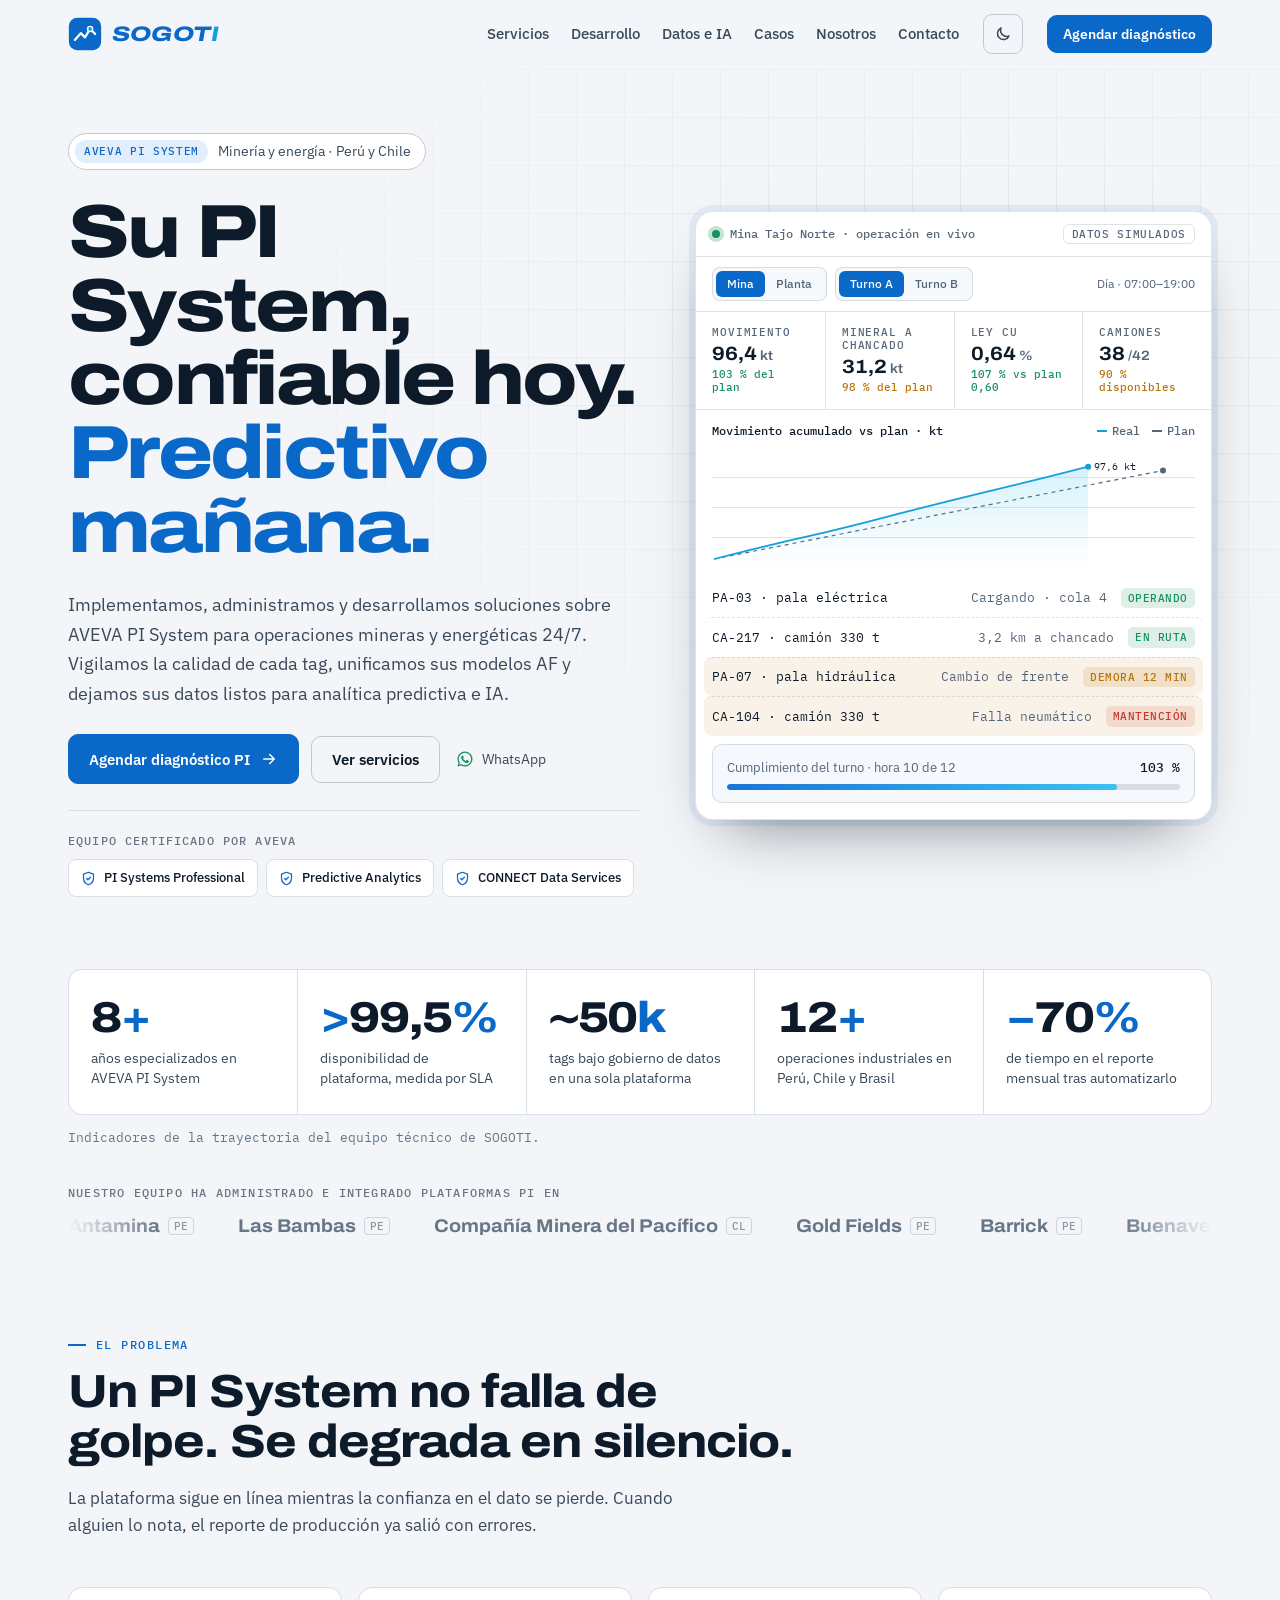
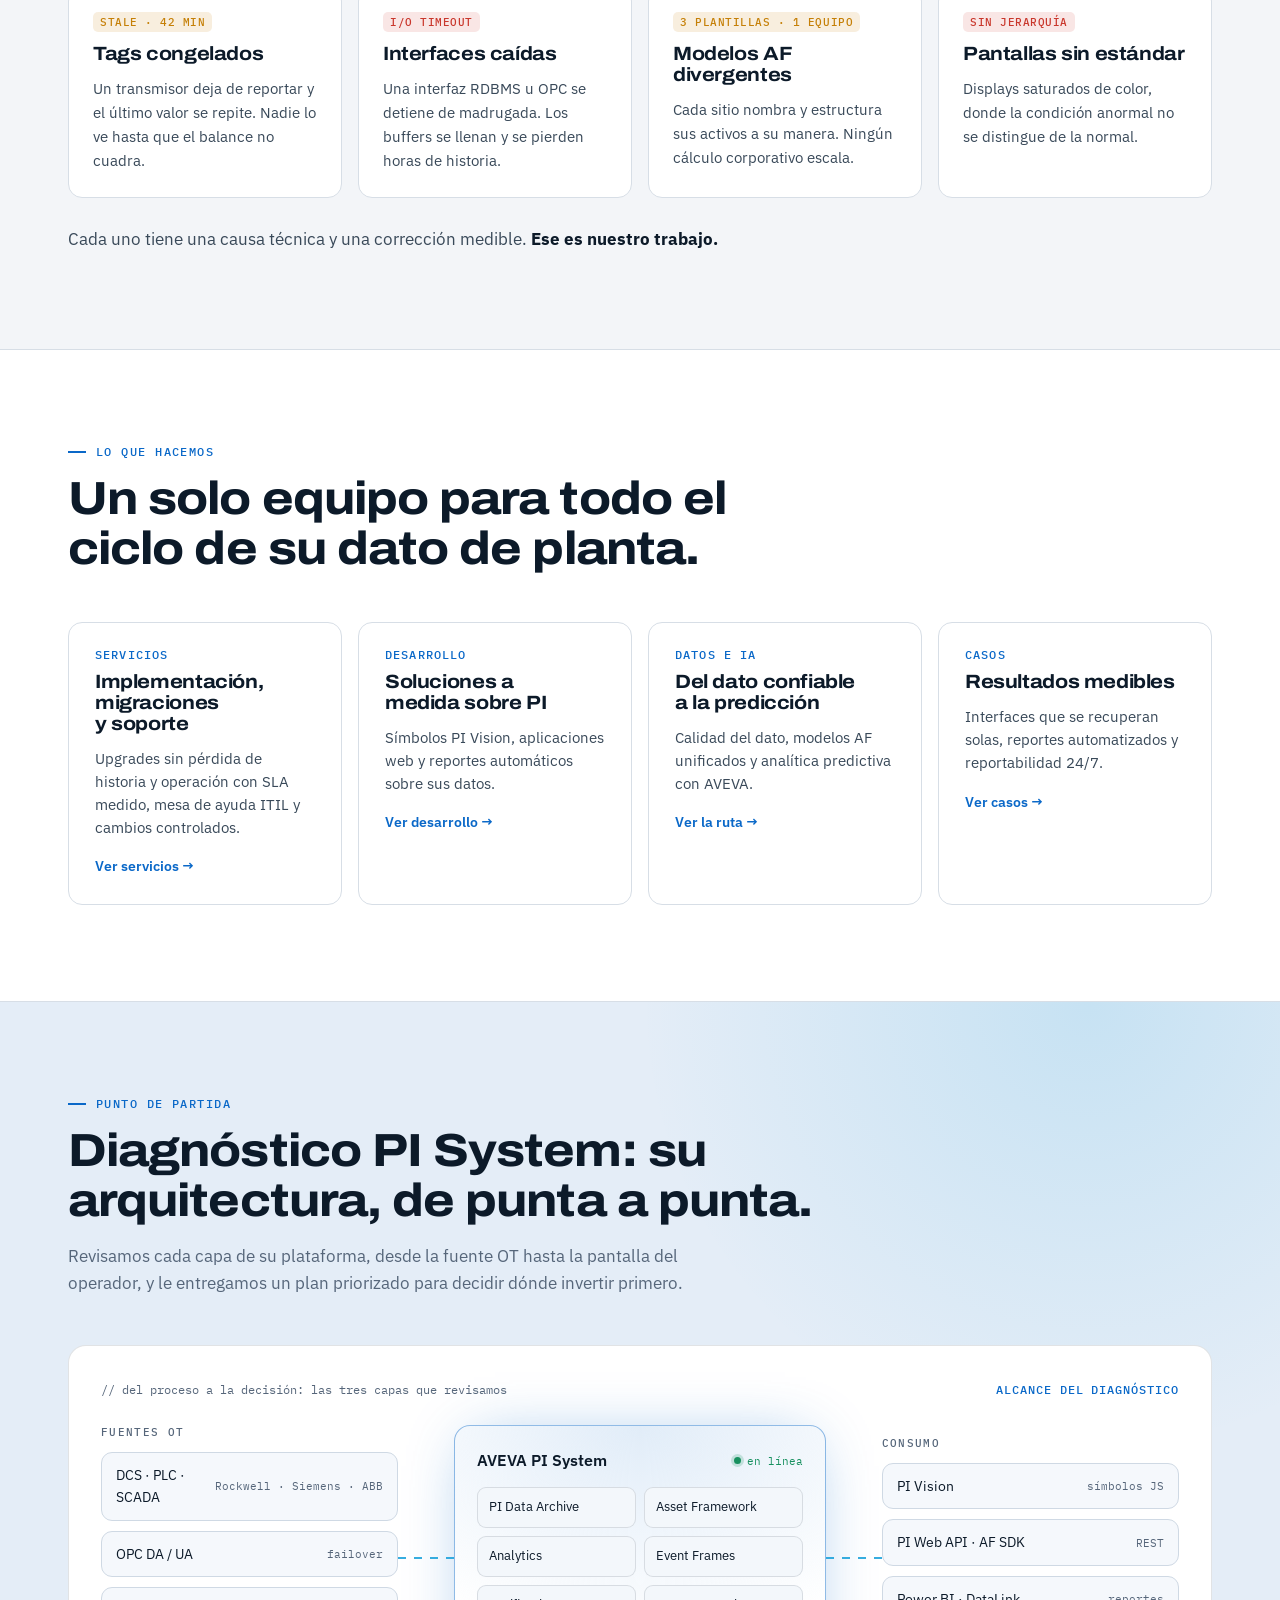
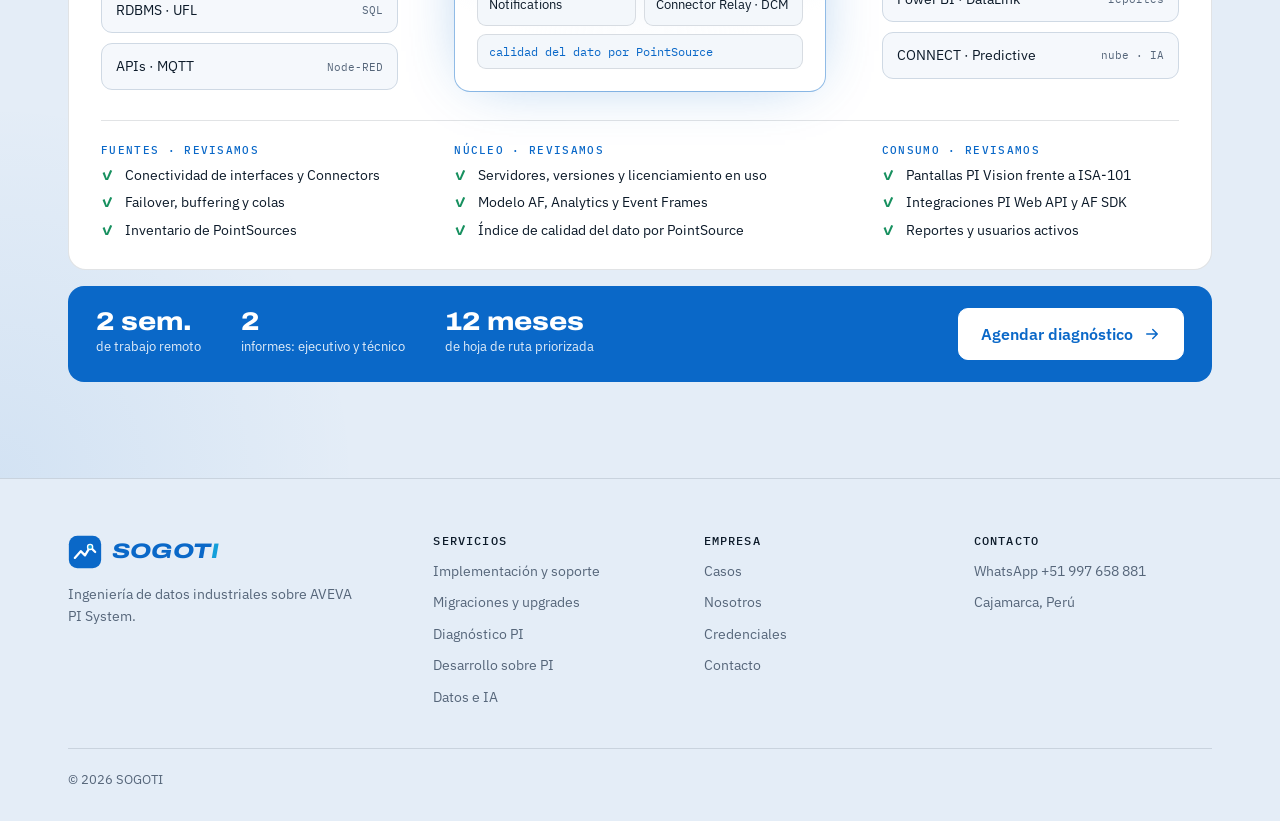
<file: index.html>
<!doctype html>
<html lang="es" data-theme="light">
<head>
<meta charset="utf-8">
<meta name="viewport" content="width=device-width, initial-scale=1, viewport-fit=cover">
<title>SOGOTI · Especialistas AVEVA PI System</title>
<meta name="description" content="Implementamos, administramos y desarrollamos soluciones sobre AVEVA PI System para operaciones mineras y energéticas 24/7: calidad del dato, modelos AF, analítica predictiva e IA.">
<link rel="canonical" href="https://sogoti.netlify.app/">
<meta property="og:type" content="website">
<meta property="og:site_name" content="SOGOTI">
<meta property="og:title" content="SOGOTI · Especialistas AVEVA PI System">
<meta property="og:description" content="Implementamos, administramos y desarrollamos soluciones sobre AVEVA PI System para operaciones mineras y energéticas 24/7: calidad del dato, modelos AF, analítica predictiva e IA.">
<meta property="og:url" content="https://sogoti.netlify.app/">
<meta property="og:image" content="https://sogoti.netlify.app/assets/img/og.png">
<meta name="twitter:card" content="summary_large_image">
<meta name="theme-color" content="#f3f5f8">
<link rel="icon" href="assets/img/favicon.svg" type="image/svg+xml">
<link rel="preconnect" href="https://fonts.googleapis.com">
<link rel="preconnect" href="https://fonts.gstatic.com" crossorigin>
<link rel="stylesheet" href="https://fonts.googleapis.com/css2?family=Archivo:wdth,wght@100..125,500..800&family=IBM+Plex+Mono:wght@400;500&family=IBM+Plex+Sans:wght@400;500;600&display=swap">
<link rel="stylesheet" href="assets/css/styles.css">
<script>(function(){var t='light';try{t=localStorage.getItem('sogoti-theme')||'light'}catch(e){}document.documentElement.setAttribute('data-theme',t)})();</script>
</head>
<body>
<svg width="0" height="0" style="position:absolute" aria-hidden="true">
  <symbol id="i-arrow" viewBox="0 0 24 24"><path d="M5 12h14M13 6l6 6-6 6" fill="none" stroke="currentColor" stroke-width="2" stroke-linecap="round" stroke-linejoin="round"/></symbol>
  <symbol id="i-check" viewBox="0 0 24 24"><path d="M20 6 9 17l-5-5" fill="none" stroke="currentColor" stroke-width="2.2" stroke-linecap="round" stroke-linejoin="round"/></symbol>
  <symbol id="i-wa" viewBox="0 0 24 24"><path fill="currentColor" d="M12 2a10 10 0 0 0-8.6 15.1L2 22l5-1.3A10 10 0 1 0 12 2Zm0 18.2c-1.5 0-3-.4-4.3-1.2l-.3-.2-3 .8.8-2.9-.2-.3A8.2 8.2 0 1 1 12 20.2Zm4.5-6.1c-.2-.1-1.5-.7-1.7-.8-.2-.1-.4-.1-.6.1l-.8 1c-.1.2-.3.2-.5.1a6.7 6.7 0 0 1-3.3-2.9c-.3-.4.3-.4.7-1.4.1-.2 0-.3 0-.4l-.8-1.8c-.2-.5-.4-.4-.6-.4h-.5c-.2 0-.4.1-.7.3-.2.3-.9.9-.9 2.2s.9 2.5 1 2.7c.1.2 1.8 2.8 4.4 3.9 1.6.7 2.3.8 3.1.6.5-.1 1.5-.6 1.7-1.2.2-.6.2-1.1.2-1.2-.1-.1-.3-.2-.5-.3Z"/></symbol>
  <symbol id="i-alert" viewBox="0 0 24 24"><path d="M12 3 2 20h20L12 3Zm0 6v5m0 3v.5" fill="none" stroke="currentColor" stroke-width="2" stroke-linecap="round" stroke-linejoin="round"/></symbol>
  <symbol id="i-badge" viewBox="0 0 24 24"><path d="M12 2 4 5v6c0 5 3.4 9.3 8 11 4.6-1.7 8-6 8-11V5l-8-3Zm-3 10 2 2 4-4" fill="none" stroke="currentColor" stroke-width="2" stroke-linecap="round" stroke-linejoin="round"/></symbol>
  <symbol id="i-clock" viewBox="0 0 24 24"><circle cx="12" cy="12" r="9" fill="none" stroke="currentColor" stroke-width="2"/><path d="M12 7v5l3 2" fill="none" stroke="currentColor" stroke-width="2" stroke-linecap="round"/></symbol>
  <symbol id="s-impl" viewBox="0 0 24 24"><g fill="none" stroke="currentColor" stroke-width="1.8" stroke-linecap="round" stroke-linejoin="round"><rect x="3" y="3" width="18" height="6" rx="1.5"/><rect x="3" y="15" width="18" height="6" rx="1.5"/><path d="M7 6h.01M7 18h.01M12 9v6"/></g></symbol>
  <symbol id="s-support" viewBox="0 0 24 24"><g fill="none" stroke="currentColor" stroke-width="1.8" stroke-linecap="round" stroke-linejoin="round"><path d="M4 13a8 8 0 0 1 16 0"/><rect x="2.5" y="13" width="4" height="6" rx="1.2"/><rect x="17.5" y="13" width="4" height="6" rx="1.2"/><path d="M19.5 19c0 1.7-2 2.5-5.5 2.5"/></g></symbol>
  <symbol id="s-maint" viewBox="0 0 24 24"><path d="M14.7 6.3a4 4 0 0 0-5.4 5.4L3 18l3 3 6.3-6.3a4 4 0 0 0 5.4-5.4l-2.5 2.5-2.4-.6-.6-2.4 2.5-2.5Z" fill="none" stroke="currentColor" stroke-width="1.8" stroke-linejoin="round"/></symbol>
  <symbol id="s-quality" viewBox="0 0 24 24"><g fill="none" stroke="currentColor" stroke-width="1.8" stroke-linecap="round" stroke-linejoin="round"><path d="M3 17l5-6 4 4 4-7 5 5"/><circle cx="16" cy="8" r="0.6" fill="currentColor"/><path d="M3 21h18"/></g></symbol>
  <symbol id="s-af" viewBox="0 0 24 24"><g fill="none" stroke="currentColor" stroke-width="1.8" stroke-linecap="round" stroke-linejoin="round"><rect x="9" y="2.5" width="6" height="5" rx="1"/><rect x="2.5" y="16.5" width="6" height="5" rx="1"/><rect x="15.5" y="16.5" width="6" height="5" rx="1"/><path d="M12 7.5v4.5M5.5 16.5V12h13v4.5"/></g></symbol>
  <symbol id="s-int" viewBox="0 0 24 24"><g fill="none" stroke="currentColor" stroke-width="1.8" stroke-linecap="round" stroke-linejoin="round"><path d="M8 3v4M16 3v4M6 7h12v4a6 6 0 0 1-12 0V7Z"/><path d="M12 17v4"/></g></symbol>
</svg>

<header class="nav" id="nav">
  <div class="wrap nav-in">
    <a href="./" class="logo" aria-label="SOGOTI, inicio"><svg viewBox="0 0 40 40" aria-hidden="true"><rect x="1" y="1" width="38" height="38" rx="10" fill="#0a68c8"/><path d="M8 27 15 19l5 5 6-10 6 6" fill="none" stroke="#fff" stroke-width="2.6" stroke-linecap="round" stroke-linejoin="round"/><circle cx="26" cy="14" r="3" fill="#139fda" stroke="#fff" stroke-width="1.6"/></svg><span class="logo-word">SOGOT<span>I</span></span></a>
    <nav class="nav-links" id="navlinks" aria-label="Principal">
      <a href="servicios/">Servicios</a>
      <a href="desarrollo/">Desarrollo</a>
      <a href="soluciones/">Datos e IA</a>
      <a href="casos/">Casos</a>
      <a href="nosotros/">Nosotros</a>
      <a href="contacto/">Contacto</a>
    </nav>
    <button class="theme-btn" id="themeBtn" type="button" aria-label="Cambiar tema claro u oscuro"><svg class="moon" viewBox="0 0 24 24"><path d="M20 14.5A8 8 0 0 1 9.5 4a8 8 0 1 0 10.5 10.5Z" fill="none" stroke="currentColor" stroke-width="2" stroke-linejoin="round"/></svg><svg class="sun" viewBox="0 0 24 24"><g fill="none" stroke="currentColor" stroke-width="2" stroke-linecap="round"><circle cx="12" cy="12" r="4"/><path d="M12 2v2M12 20v2M4.9 4.9l1.4 1.4M17.7 17.7l1.4 1.4M2 12h2M20 12h2M4.9 19.1l1.4-1.4M17.7 6.3l1.4-1.4"/></g></svg></button>
    <a class="btn btn-primary btn-sm btn-cta" href="contacto/?interes=Diagn%C3%B3stico%20PI%20System">Agendar diagnóstico</a>
    <button class="menu-btn" id="menuBtn" aria-label="Abrir menú" aria-expanded="false" aria-controls="navlinks">
      <svg width="20" height="20" viewBox="0 0 24 24" aria-hidden="true"><path d="M4 7h16M4 12h16M4 17h16" stroke="currentColor" stroke-width="2" stroke-linecap="round"/></svg>
    </button>
  </div>
</header>

<main id="top">
<section class="hero">
  <div class="wrap hero-grid">
    <div class="hero-copy">
      <span class="pill reveal"><b>AVEVA PI System</b> Minería y energía · Perú y Chile</span>
      <h1 class="reveal d1">Su PI System, confiable hoy. <span class="l2">Predictivo mañana.</span></h1>
      <p class="lead reveal d2">Implementamos, administramos y desarrollamos soluciones sobre AVEVA PI System para operaciones mineras y energéticas 24/7. Vigilamos la calidad de cada tag, unificamos sus modelos AF y dejamos sus datos listos para analítica predictiva e IA.</p>
      <div class="cta-row reveal d3">
        <a class="btn btn-primary" href="contacto/?interes=Diagn%C3%B3stico%20PI%20System">Agendar diagnóstico PI <svg><use href="#i-arrow"/></svg></a>
        <a class="btn" href="servicios/">Ver servicios</a>
        <a class="wa" href="https://wa.me/51997658881" target="_blank" rel="noopener"><svg><use href="#i-wa"/></svg>WhatsApp</a>
      </div>
      <div class="creds reveal d4">
        <span class="creds-label">Equipo certificado por AVEVA</span>
        <span class="cred"><svg><use href="#i-badge"/></svg>PI Systems Professional</span>
        <span class="cred"><svg><use href="#i-badge"/></svg>Predictive Analytics</span>
        <span class="cred"><svg><use href="#i-badge"/></svg>CONNECT Data Services</span>
      </div>
    </div>

    <div class="console reveal d2" id="dash" aria-label="Dashboard de ejemplo de operación minera con datos simulados">
      <div class="c-bar"><span class="c-dot"></span><span id="dTitle">Mina Tajo Norte · operación en vivo</span><span class="tag-ex">Datos simulados</span></div>
      <div class="c-filters">
        <div class="seg" role="group" aria-label="Área"><button type="button" aria-pressed="true" data-view="mina">Mina</button><button type="button" aria-pressed="false" data-view="planta">Planta</button></div>
        <div class="seg" role="group" aria-label="Turno"><button type="button" aria-pressed="true" data-shift="A">Turno A</button><button type="button" aria-pressed="false" data-shift="B">Turno B</button></div>
        <span class="c-time" id="dTime">Día · 07:00–19:00</span>
      </div>
      <div class="c-kpis c-kpis4" id="dKpis"></div>
      <div class="c-chart">
        <div class="c-chart-h"><b id="dChartT"></b><span class="lg" id="dLegend"></span></div>
        <canvas id="trend" aria-hidden="true"></canvas>
      </div>
      <div class="c-tags" id="dRows"></div>
      <div class="c-foot" id="dFoot"></div>
    </div>
  
  </div>
</section>

<section class="wrap" aria-label="Indicadores">
  <div class="kpis">
    <div class="kpi"><b>8<em>+</em></b><span>años especializados en AVEVA PI System</span></div>
    <div class="kpi"><b><em>&gt;</em>99,5<em>%</em></b><span>disponibilidad de plataforma, medida por SLA</span></div>
    <div class="kpi"><b>~50<em>k</em></b><span>tags bajo gobierno de datos en una sola plataforma</span></div>
    <div class="kpi"><b>12<em>+</em></b><span>operaciones industriales en Perú, Chile y Brasil</span></div>
    <div class="kpi"><b><em>−</em>70<em>%</em></b><span>de tiempo en el reporte mensual tras automatizarlo</span></div>
  </div>
  <p class="kpi-note">Indicadores de la trayectoria del equipo técnico de SOGOTI.</p>
</section>

<section class="wrap ops" aria-label="Experiencia del equipo">
  <p class="ops-label">Nuestro equipo ha administrado e integrado plataformas PI en</p>
  <div class="marquee"><div class="track" id="track">
    <span>Antamina <i>PE</i></span><span>Las Bambas <i>PE</i></span><span>Compañía Minera del Pacífico <i>CL</i></span><span>Gold Fields <i>PE</i></span><span>Barrick <i>PE</i></span><span>Buenaventura <i>PE</i></span><span>Yanacocha <i>PE</i></span><span>Nexa Resources <i>PE · BR</i></span><span>Cerro del Águila <i>PE</i></span><span>Telefónica <i>PE</i></span><span>Claro <i>PE</i></span><span>MINEDU <i>PE</i></span>
  </div></div>
</section>

<section class="sec">
  <div class="wrap">
    <div class="sec-head">
      <span class="eyebrow">El problema</span>
      <h2>Un PI System no falla de golpe. Se degrada en silencio.</h2>
      <p>La plataforma sigue en línea mientras la confianza en el dato se pierde. Cuando alguien lo nota, el reporte de producción ya salió con errores.</p>
    </div>
    <div class="prob">
      <article class="prob-card"><span class="st st-warn">Stale · 42 min</span><h3>Tags congelados</h3><p>Un transmisor deja de reportar y el último valor se repite. Nadie lo ve hasta que el balance no cuadra.</p></article>
      <article class="prob-card"><span class="st st-bad">I/O Timeout</span><h3>Interfaces caídas</h3><p>Una interfaz RDBMS u OPC se detiene de madrugada. Los buffers se llenan y se pierden horas de historia.</p></article>
      <article class="prob-card"><span class="st st-warn">3 plantillas · 1 equipo</span><h3>Modelos AF divergentes</h3><p>Cada sitio nombra y estructura sus activos a su manera. Ningún cálculo corporativo escala.</p></article>
      <article class="prob-card"><span class="st st-bad">Sin jerarquía</span><h3>Pantallas sin estándar</h3><p>Displays saturados de color, donde la condición anormal no se distingue de la normal.</p></article>
    </div>
    <p class="prob-foot">Cada uno tiene una causa técnica y una corrección medible. <b>Ese es nuestro trabajo.</b></p>
  </div>
</section>

<section class="sec alt">
  <div class="wrap">
    <div class="sec-head"><span class="eyebrow">Lo que hacemos</span><h2>Un solo equipo para todo el ciclo de su dato de planta.</h2></div>
    <div class="ov">
      <a class="ov-card" href="servicios/"><span class="ov-k">Servicios</span><h3>Implementación, migraciones y soporte</h3><p>Upgrades sin pérdida de historia y operación con SLA medido, mesa de ayuda ITIL y cambios controlados.</p><span class="ov-more">Ver servicios →</span></a>
      <a class="ov-card" href="desarrollo/"><span class="ov-k">Desarrollo</span><h3>Soluciones a medida sobre PI</h3><p>Símbolos PI Vision, aplicaciones web y reportes automáticos sobre sus datos.</p><span class="ov-more">Ver desarrollo →</span></a>
      <a class="ov-card" href="soluciones/"><span class="ov-k">Datos e IA</span><h3>Del dato confiable a la predicción</h3><p>Calidad del dato, modelos AF unificados y analítica predictiva con AVEVA.</p><span class="ov-more">Ver la ruta →</span></a>
      <a class="ov-card" href="casos/"><span class="ov-k">Casos</span><h3>Resultados medibles</h3><p>Interfaces que se recuperan solas, reportes automatizados y reportabilidad 24/7.</p><span class="ov-more">Ver casos →</span></a>
    </div>
  </div>
</section>

<section class="sec band diag-sec" id="diagnostico">
  <div class="wrap">
    <div class="sec-head">
      <span class="eyebrow">Punto de partida</span>
      <h2>Diagnóstico PI System: su arquitectura, de punta a punta.</h2>
      <p>Revisamos cada capa de su plataforma, desde la fuente OT hasta la pantalla del operador, y le entregamos un plan priorizado para decidir dónde invertir primero.</p>
    </div>
    <div class="arch-panel">
      <div class="arch-cap"><span>// del proceso a la decisión: las tres capas que revisamos</span><b>Alcance del diagnóstico</b></div>
      <div class="arch">
        <div class="arch-col src">
          <h4>Fuentes OT</h4>
          <div class="node">DCS · PLC · SCADA <small>Rockwell · Siemens · ABB</small></div>
          <div class="node">OPC DA / UA <small>failover</small></div>
          <div class="node">RDBMS · UFL <small>SQL</small></div>
          <div class="node">APIs · MQTT <small>Node-RED</small></div>
        </div>
        <div class="core">
          <div class="core-title">AVEVA PI System <span>en línea</span></div>
          <div class="core-grid">
            <div>PI Data Archive</div>
            <div>Asset Framework</div>
            <div>Analytics</div>
            <div>Event Frames</div>
            <div>Notifications</div>
            <div>Connector Relay · DCM</div>
            <div class="full">calidad del dato por PointSource</div>
          </div>
        </div>
        <div class="arch-col out">
          <h4>Consumo</h4>
          <div class="node">PI Vision <small>símbolos JS</small></div>
          <div class="node">PI Web API · AF SDK <small>REST</small></div>
          <div class="node">Power BI · DataLink <small>reportes</small></div>
          <div class="node">CONNECT · Predictive <small>nube · IA</small></div>
        </div>
      </div>
      <div class="arch-checks">
        <div><h5>Fuentes · revisamos</h5><ul><li>Conectividad de interfaces y Connectors</li><li>Failover, buffering y colas</li><li>Inventario de PointSources</li></ul></div>
        <div><h5>Núcleo · revisamos</h5><ul><li>Servidores, versiones y licenciamiento en uso</li><li>Modelo AF, Analytics y Event Frames</li><li>Índice de calidad del dato por PointSource</li></ul></div>
        <div><h5>Consumo · revisamos</h5><ul><li>Pantallas PI Vision frente a ISA-101</li><li>Integraciones PI Web API y AF SDK</li><li>Reportes y usuarios activos</li></ul></div>
      </div>
    </div>
    <div class="diag-cta">
      <div class="dm"><b>2 sem.</b><span>de trabajo remoto</span></div>
      <div class="dm"><b>2</b><span>informes: ejecutivo y técnico</span></div>
      <div class="dm"><b>12 meses</b><span>de hoja de ruta priorizada</span></div>
      <a class="btn" href="contacto/?interes=Diagn%C3%B3stico%20PI%20System">Agendar diagnóstico <svg><use href="#i-arrow"/></svg></a>
    </div>
  </div>
</section>
</main>

<footer>
  <div class="wrap">
    <div class="foot">
      <div>
        <a href="./" class="logo" aria-label="SOGOTI"><svg viewBox="0 0 40 40" aria-hidden="true"><rect x="1" y="1" width="38" height="38" rx="10" fill="#0a68c8"/><path d="M8 27 15 19l5 5 6-10 6 6" fill="none" stroke="#fff" stroke-width="2.6" stroke-linecap="round" stroke-linejoin="round"/><circle cx="26" cy="14" r="3" fill="#139fda" stroke="#fff" stroke-width="1.6"/></svg><span class="logo-word">SOGOT<span>I</span></span></a>
        <p>Ingeniería de datos industriales sobre AVEVA PI System.</p>
      </div>
      <div><h4>Servicios</h4><ul><li><a href="servicios/">Implementación y soporte</a></li><li><a href="servicios/">Migraciones y upgrades</a></li><li><a href="servicios/#diagnostico">Diagnóstico PI</a></li><li><a href="desarrollo/">Desarrollo sobre PI</a></li><li><a href="soluciones/">Datos e IA</a></li></ul></div>
      <div><h4>Empresa</h4><ul><li><a href="casos/">Casos</a></li><li><a href="nosotros/">Nosotros</a></li><li><a href="nosotros/#credenciales">Credenciales</a></li><li><a href="contacto/">Contacto</a></li></ul></div>
      <div><h4>Contacto</h4><ul><li><a href="https://wa.me/51997658881" target="_blank" rel="noopener">WhatsApp +51 997 658 881</a></li><li>Cajamarca, Perú</li></ul></div>
    </div>
    <div class="legal"><span>© 2026 SOGOTI</span></div>
  </div>
</footer>
<script src="assets/js/main.js" defer></script>
</body>
</html>
</file>
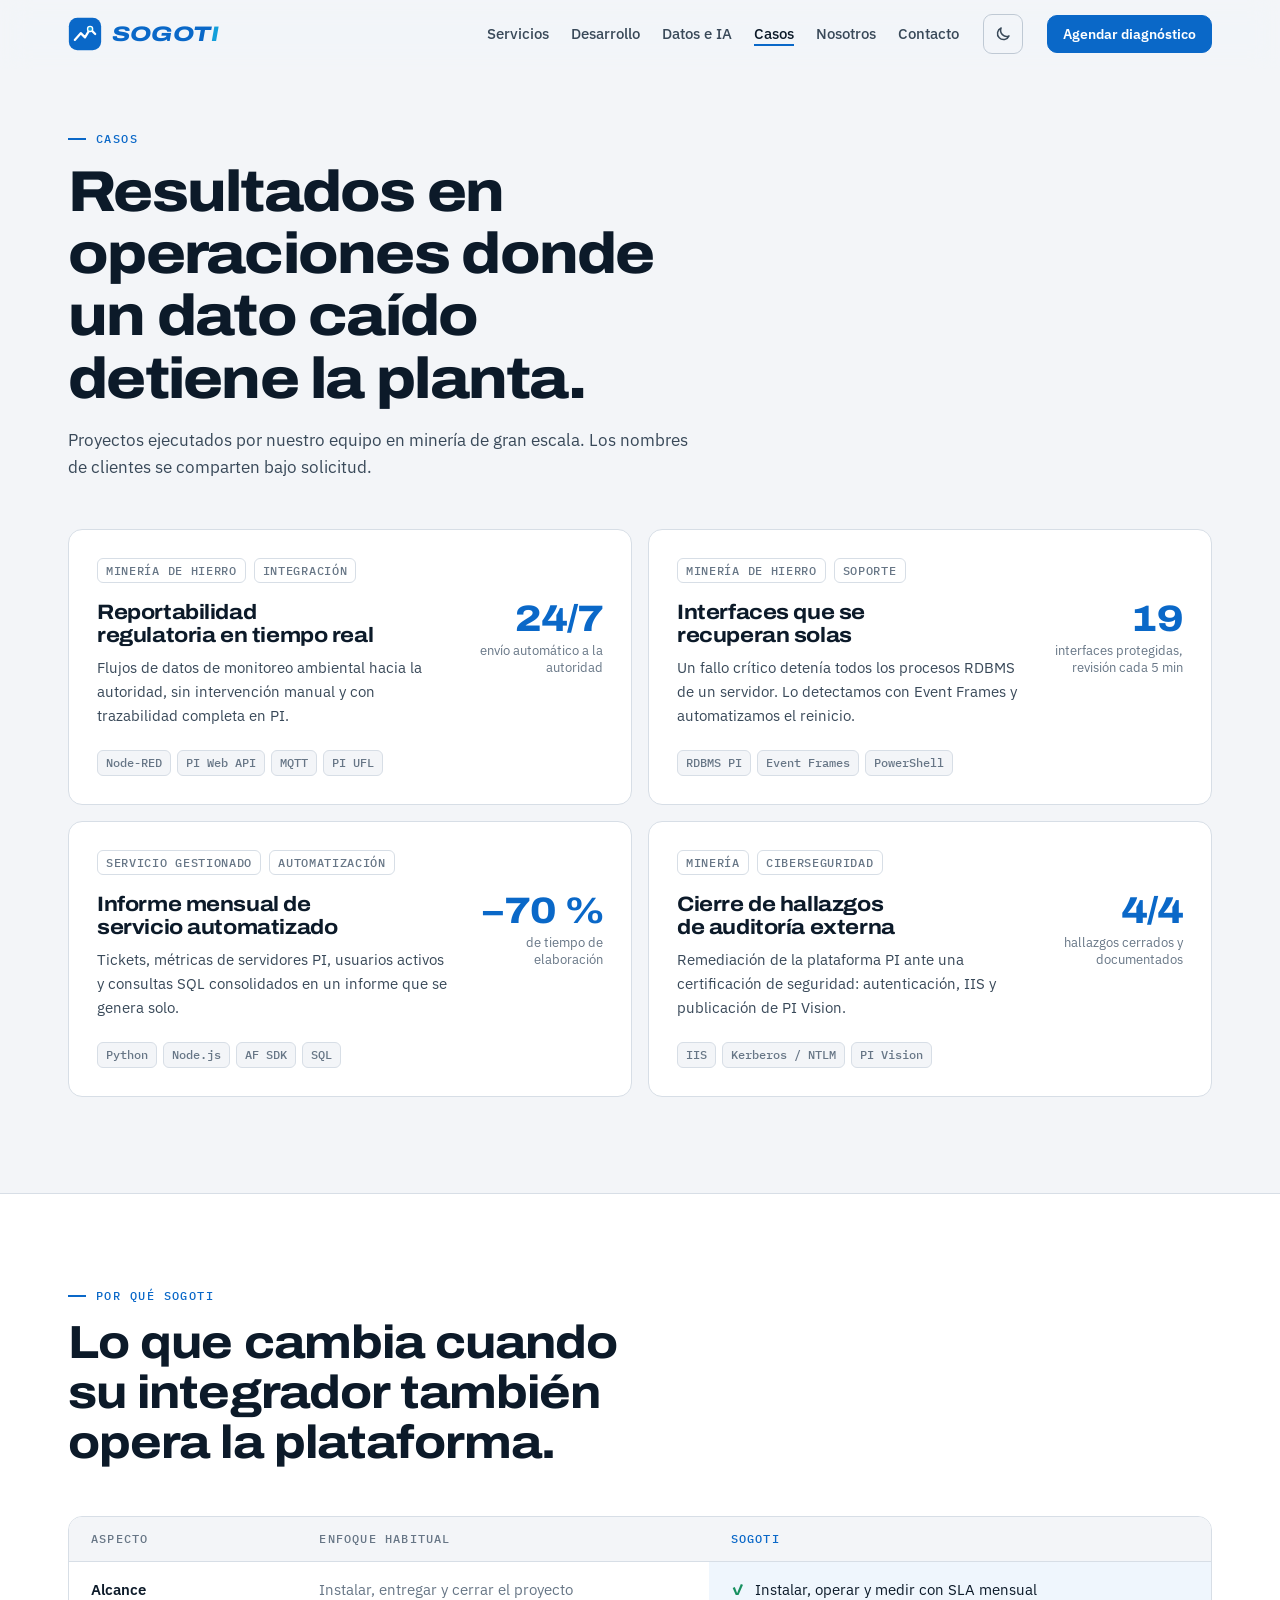
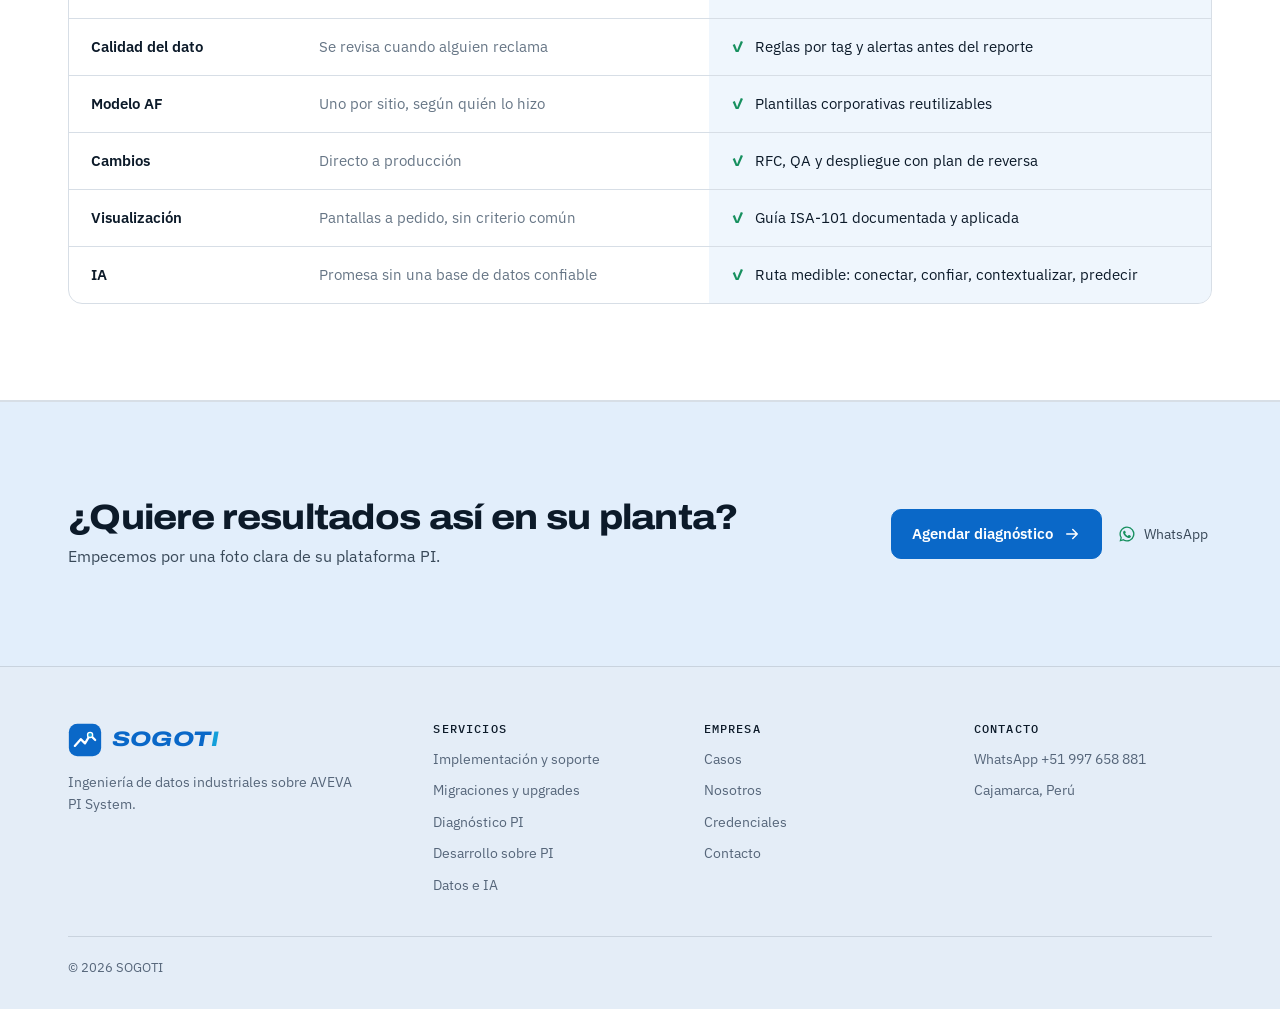
<file: casos/index.html>
<!doctype html>
<html lang="es" data-theme="light">
<head>
<meta charset="utf-8">
<meta name="viewport" content="width=device-width, initial-scale=1, viewport-fit=cover">
<title>Casos · SOGOTI</title>
<meta name="description" content="Resultados de nuestro equipo en minería: reportabilidad regulatoria 24/7, interfaces con auto-recuperación, reportes automatizados y ciberseguridad.">
<link rel="canonical" href="https://sogoti.netlify.app/casos/">
<meta property="og:type" content="website">
<meta property="og:site_name" content="SOGOTI">
<meta property="og:title" content="Casos · SOGOTI">
<meta property="og:description" content="Resultados de nuestro equipo en minería: reportabilidad regulatoria 24/7, interfaces con auto-recuperación, reportes automatizados y ciberseguridad.">
<meta property="og:url" content="https://sogoti.netlify.app/casos/">
<meta property="og:image" content="https://sogoti.netlify.app/assets/img/og.png">
<meta name="twitter:card" content="summary_large_image">
<meta name="theme-color" content="#f3f5f8">
<link rel="icon" href="../assets/img/favicon.svg" type="image/svg+xml">
<link rel="preconnect" href="https://fonts.googleapis.com">
<link rel="preconnect" href="https://fonts.gstatic.com" crossorigin>
<link rel="stylesheet" href="https://fonts.googleapis.com/css2?family=Archivo:wdth,wght@100..125,500..800&family=IBM+Plex+Mono:wght@400;500&family=IBM+Plex+Sans:wght@400;500;600&display=swap">
<link rel="stylesheet" href="../assets/css/styles.css">
<script>(function(){var t='light';try{t=localStorage.getItem('sogoti-theme')||'light'}catch(e){}document.documentElement.setAttribute('data-theme',t)})();</script>
</head>
<body>
<svg width="0" height="0" style="position:absolute" aria-hidden="true">
  <symbol id="i-arrow" viewBox="0 0 24 24"><path d="M5 12h14M13 6l6 6-6 6" fill="none" stroke="currentColor" stroke-width="2" stroke-linecap="round" stroke-linejoin="round"/></symbol>
  <symbol id="i-check" viewBox="0 0 24 24"><path d="M20 6 9 17l-5-5" fill="none" stroke="currentColor" stroke-width="2.2" stroke-linecap="round" stroke-linejoin="round"/></symbol>
  <symbol id="i-wa" viewBox="0 0 24 24"><path fill="currentColor" d="M12 2a10 10 0 0 0-8.6 15.1L2 22l5-1.3A10 10 0 1 0 12 2Zm0 18.2c-1.5 0-3-.4-4.3-1.2l-.3-.2-3 .8.8-2.9-.2-.3A8.2 8.2 0 1 1 12 20.2Zm4.5-6.1c-.2-.1-1.5-.7-1.7-.8-.2-.1-.4-.1-.6.1l-.8 1c-.1.2-.3.2-.5.1a6.7 6.7 0 0 1-3.3-2.9c-.3-.4.3-.4.7-1.4.1-.2 0-.3 0-.4l-.8-1.8c-.2-.5-.4-.4-.6-.4h-.5c-.2 0-.4.1-.7.3-.2.3-.9.9-.9 2.2s.9 2.5 1 2.7c.1.2 1.8 2.8 4.4 3.9 1.6.7 2.3.8 3.1.6.5-.1 1.5-.6 1.7-1.2.2-.6.2-1.1.2-1.2-.1-.1-.3-.2-.5-.3Z"/></symbol>
  <symbol id="i-alert" viewBox="0 0 24 24"><path d="M12 3 2 20h20L12 3Zm0 6v5m0 3v.5" fill="none" stroke="currentColor" stroke-width="2" stroke-linecap="round" stroke-linejoin="round"/></symbol>
  <symbol id="i-badge" viewBox="0 0 24 24"><path d="M12 2 4 5v6c0 5 3.4 9.3 8 11 4.6-1.7 8-6 8-11V5l-8-3Zm-3 10 2 2 4-4" fill="none" stroke="currentColor" stroke-width="2" stroke-linecap="round" stroke-linejoin="round"/></symbol>
  <symbol id="i-clock" viewBox="0 0 24 24"><circle cx="12" cy="12" r="9" fill="none" stroke="currentColor" stroke-width="2"/><path d="M12 7v5l3 2" fill="none" stroke="currentColor" stroke-width="2" stroke-linecap="round"/></symbol>
  <symbol id="s-impl" viewBox="0 0 24 24"><g fill="none" stroke="currentColor" stroke-width="1.8" stroke-linecap="round" stroke-linejoin="round"><rect x="3" y="3" width="18" height="6" rx="1.5"/><rect x="3" y="15" width="18" height="6" rx="1.5"/><path d="M7 6h.01M7 18h.01M12 9v6"/></g></symbol>
  <symbol id="s-support" viewBox="0 0 24 24"><g fill="none" stroke="currentColor" stroke-width="1.8" stroke-linecap="round" stroke-linejoin="round"><path d="M4 13a8 8 0 0 1 16 0"/><rect x="2.5" y="13" width="4" height="6" rx="1.2"/><rect x="17.5" y="13" width="4" height="6" rx="1.2"/><path d="M19.5 19c0 1.7-2 2.5-5.5 2.5"/></g></symbol>
  <symbol id="s-maint" viewBox="0 0 24 24"><path d="M14.7 6.3a4 4 0 0 0-5.4 5.4L3 18l3 3 6.3-6.3a4 4 0 0 0 5.4-5.4l-2.5 2.5-2.4-.6-.6-2.4 2.5-2.5Z" fill="none" stroke="currentColor" stroke-width="1.8" stroke-linejoin="round"/></symbol>
  <symbol id="s-quality" viewBox="0 0 24 24"><g fill="none" stroke="currentColor" stroke-width="1.8" stroke-linecap="round" stroke-linejoin="round"><path d="M3 17l5-6 4 4 4-7 5 5"/><circle cx="16" cy="8" r="0.6" fill="currentColor"/><path d="M3 21h18"/></g></symbol>
  <symbol id="s-af" viewBox="0 0 24 24"><g fill="none" stroke="currentColor" stroke-width="1.8" stroke-linecap="round" stroke-linejoin="round"><rect x="9" y="2.5" width="6" height="5" rx="1"/><rect x="2.5" y="16.5" width="6" height="5" rx="1"/><rect x="15.5" y="16.5" width="6" height="5" rx="1"/><path d="M12 7.5v4.5M5.5 16.5V12h13v4.5"/></g></symbol>
  <symbol id="s-int" viewBox="0 0 24 24"><g fill="none" stroke="currentColor" stroke-width="1.8" stroke-linecap="round" stroke-linejoin="round"><path d="M8 3v4M16 3v4M6 7h12v4a6 6 0 0 1-12 0V7Z"/><path d="M12 17v4"/></g></symbol>
</svg>

<header class="nav" id="nav">
  <div class="wrap nav-in">
    <a href="../" class="logo" aria-label="SOGOTI, inicio"><svg viewBox="0 0 40 40" aria-hidden="true"><rect x="1" y="1" width="38" height="38" rx="10" fill="#0a68c8"/><path d="M8 27 15 19l5 5 6-10 6 6" fill="none" stroke="#fff" stroke-width="2.6" stroke-linecap="round" stroke-linejoin="round"/><circle cx="26" cy="14" r="3" fill="#139fda" stroke="#fff" stroke-width="1.6"/></svg><span class="logo-word">SOGOT<span>I</span></span></a>
    <nav class="nav-links" id="navlinks" aria-label="Principal">
      <a href="../servicios/">Servicios</a>
      <a href="../desarrollo/">Desarrollo</a>
      <a href="../soluciones/">Datos e IA</a>
      <a href="../casos/" aria-current="page">Casos</a>
      <a href="../nosotros/">Nosotros</a>
      <a href="../contacto/">Contacto</a>
    </nav>
    <button class="theme-btn" id="themeBtn" type="button" aria-label="Cambiar tema claro u oscuro"><svg class="moon" viewBox="0 0 24 24"><path d="M20 14.5A8 8 0 0 1 9.5 4a8 8 0 1 0 10.5 10.5Z" fill="none" stroke="currentColor" stroke-width="2" stroke-linejoin="round"/></svg><svg class="sun" viewBox="0 0 24 24"><g fill="none" stroke="currentColor" stroke-width="2" stroke-linecap="round"><circle cx="12" cy="12" r="4"/><path d="M12 2v2M12 20v2M4.9 4.9l1.4 1.4M17.7 17.7l1.4 1.4M2 12h2M20 12h2M4.9 19.1l1.4-1.4M17.7 6.3l1.4-1.4"/></g></svg></button>
    <a class="btn btn-primary btn-sm btn-cta" href="../contacto/?interes=Diagn%C3%B3stico%20PI%20System">Agendar diagnóstico</a>
    <button class="menu-btn" id="menuBtn" aria-label="Abrir menú" aria-expanded="false" aria-controls="navlinks">
      <svg width="20" height="20" viewBox="0 0 24 24" aria-hidden="true"><path d="M4 7h16M4 12h16M4 17h16" stroke="currentColor" stroke-width="2" stroke-linecap="round"/></svg>
    </button>
  </div>
</header>

<main id="top">
<section class="sec page-first" id="casos">
  <div class="wrap">
    <div class="sec-head">
      <span class="eyebrow">Casos</span>
      <h1>Resultados en operaciones donde un dato caído detiene la planta.</h1>
      <p>Proyectos ejecutados por nuestro equipo en minería de gran escala. Los nombres de clientes se comparten bajo solicitud.</p>
    </div>
    <div class="cases">
      <article class="case">
        <div class="case-meta"><span>Minería de hierro</span><span>Integración</span></div>
        <div><h3>Reportabilidad regulatoria en tiempo real</h3><p>Flujos de datos de monitoreo ambiental hacia la autoridad, sin intervención manual y con trazabilidad completa en PI.</p></div>
        <div class="case-num"><b>24/7</b><span>envío automático a la autoridad</span></div>
        <div class="chips"><span class="chip">Node-RED</span><span class="chip">PI Web API</span><span class="chip">MQTT</span><span class="chip">PI UFL</span></div>
      </article>
      <article class="case">
        <div class="case-meta"><span>Minería de hierro</span><span>Soporte</span></div>
        <div><h3>Interfaces que se recuperan solas</h3><p>Un fallo crítico detenía todos los procesos RDBMS de un servidor. Lo detectamos con Event Frames y automatizamos el reinicio.</p></div>
        <div class="case-num"><b>19</b><span>interfaces protegidas, revisión cada 5 min</span></div>
        <div class="chips"><span class="chip">RDBMS PI</span><span class="chip">Event Frames</span><span class="chip">PowerShell</span></div>
      </article>
      <article class="case">
        <div class="case-meta"><span>Servicio gestionado</span><span>Automatización</span></div>
        <div><h3>Informe mensual de servicio automatizado</h3><p>Tickets, métricas de servidores PI, usuarios activos y consultas SQL consolidados en un informe que se genera solo.</p></div>
        <div class="case-num"><b>−70 %</b><span>de tiempo de elaboración</span></div>
        <div class="chips"><span class="chip">Python</span><span class="chip">Node.js</span><span class="chip">AF SDK</span><span class="chip">SQL</span></div>
      </article>
      <article class="case">
        <div class="case-meta"><span>Minería</span><span>Ciberseguridad</span></div>
        <div><h3>Cierre de hallazgos de auditoría externa</h3><p>Remediación de la plataforma PI ante una certificación de seguridad: autenticación, IIS y publicación de PI Vision.</p></div>
        <div class="case-num"><b>4/4</b><span>hallazgos cerrados y documentados</span></div>
        <div class="chips"><span class="chip">IIS</span><span class="chip">Kerberos / NTLM</span><span class="chip">PI Vision</span></div>
      </article>
    </div>
  </div>
</section>

<section class="sec alt">
  <div class="wrap">
    <div class="sec-head">
      <span class="eyebrow">Por qué SOGOTI</span>
      <h2>Lo que cambia cuando su integrador también opera la plataforma.</h2>
    </div>
    <div class="cmp-wrap">
      <table class="cmp">
        <thead><tr><th scope="col">Aspecto</th><th scope="col">Enfoque habitual</th><th scope="col" class="us">SOGOTI</th></tr></thead>
        <tbody>
          <tr><td>Alcance</td><td>Instalar, entregar y cerrar el proyecto</td><td class="us">Instalar, operar y medir con SLA mensual</td></tr>
          <tr><td>Calidad del dato</td><td>Se revisa cuando alguien reclama</td><td class="us">Reglas por tag y alertas antes del reporte</td></tr>
          <tr><td>Modelo AF</td><td>Uno por sitio, según quién lo hizo</td><td class="us">Plantillas corporativas reutilizables</td></tr>
          <tr><td>Cambios</td><td>Directo a producción</td><td class="us">RFC, QA y despliegue con plan de reversa</td></tr>
          <tr><td>Visualización</td><td>Pantallas a pedido, sin criterio común</td><td class="us">Guía ISA-101 documentada y aplicada</td></tr>
          <tr><td>IA</td><td>Promesa sin una base de datos confiable</td><td class="us">Ruta medible: conectar, confiar, contextualizar, predecir</td></tr>
        </tbody>
      </table>
    </div>
  </div>
</section>

<section class="sec cta-band">
  <div class="wrap cta-in">
    <div><h2>¿Quiere resultados así en su planta?</h2><p>Empecemos por una foto clara de su plataforma PI.</p></div>
    <div class="cta-row"><a class="btn btn-primary" href="../contacto/?interes=Diagn%C3%B3stico%20PI%20System">Agendar diagnóstico <svg><use href="#i-arrow"/></svg></a><a class="wa" href="https://wa.me/51997658881" target="_blank" rel="noopener"><svg><use href="#i-wa"/></svg>WhatsApp</a></div>
  </div>
</section>
</main>

<footer>
  <div class="wrap">
    <div class="foot">
      <div>
        <a href="../" class="logo" aria-label="SOGOTI"><svg viewBox="0 0 40 40" aria-hidden="true"><rect x="1" y="1" width="38" height="38" rx="10" fill="#0a68c8"/><path d="M8 27 15 19l5 5 6-10 6 6" fill="none" stroke="#fff" stroke-width="2.6" stroke-linecap="round" stroke-linejoin="round"/><circle cx="26" cy="14" r="3" fill="#139fda" stroke="#fff" stroke-width="1.6"/></svg><span class="logo-word">SOGOT<span>I</span></span></a>
        <p>Ingeniería de datos industriales sobre AVEVA PI System.</p>
      </div>
      <div><h4>Servicios</h4><ul><li><a href="../servicios/">Implementación y soporte</a></li><li><a href="../servicios/">Migraciones y upgrades</a></li><li><a href="../servicios/#diagnostico">Diagnóstico PI</a></li><li><a href="../desarrollo/">Desarrollo sobre PI</a></li><li><a href="../soluciones/">Datos e IA</a></li></ul></div>
      <div><h4>Empresa</h4><ul><li><a href="../casos/">Casos</a></li><li><a href="../nosotros/">Nosotros</a></li><li><a href="../nosotros/#credenciales">Credenciales</a></li><li><a href="../contacto/">Contacto</a></li></ul></div>
      <div><h4>Contacto</h4><ul><li><a href="https://wa.me/51997658881" target="_blank" rel="noopener">WhatsApp +51 997 658 881</a></li><li>Cajamarca, Perú</li></ul></div>
    </div>
    <div class="legal"><span>© 2026 SOGOTI</span></div>
  </div>
</footer>
<script src="../assets/js/main.js" defer></script>
</body>
</html>
</file>
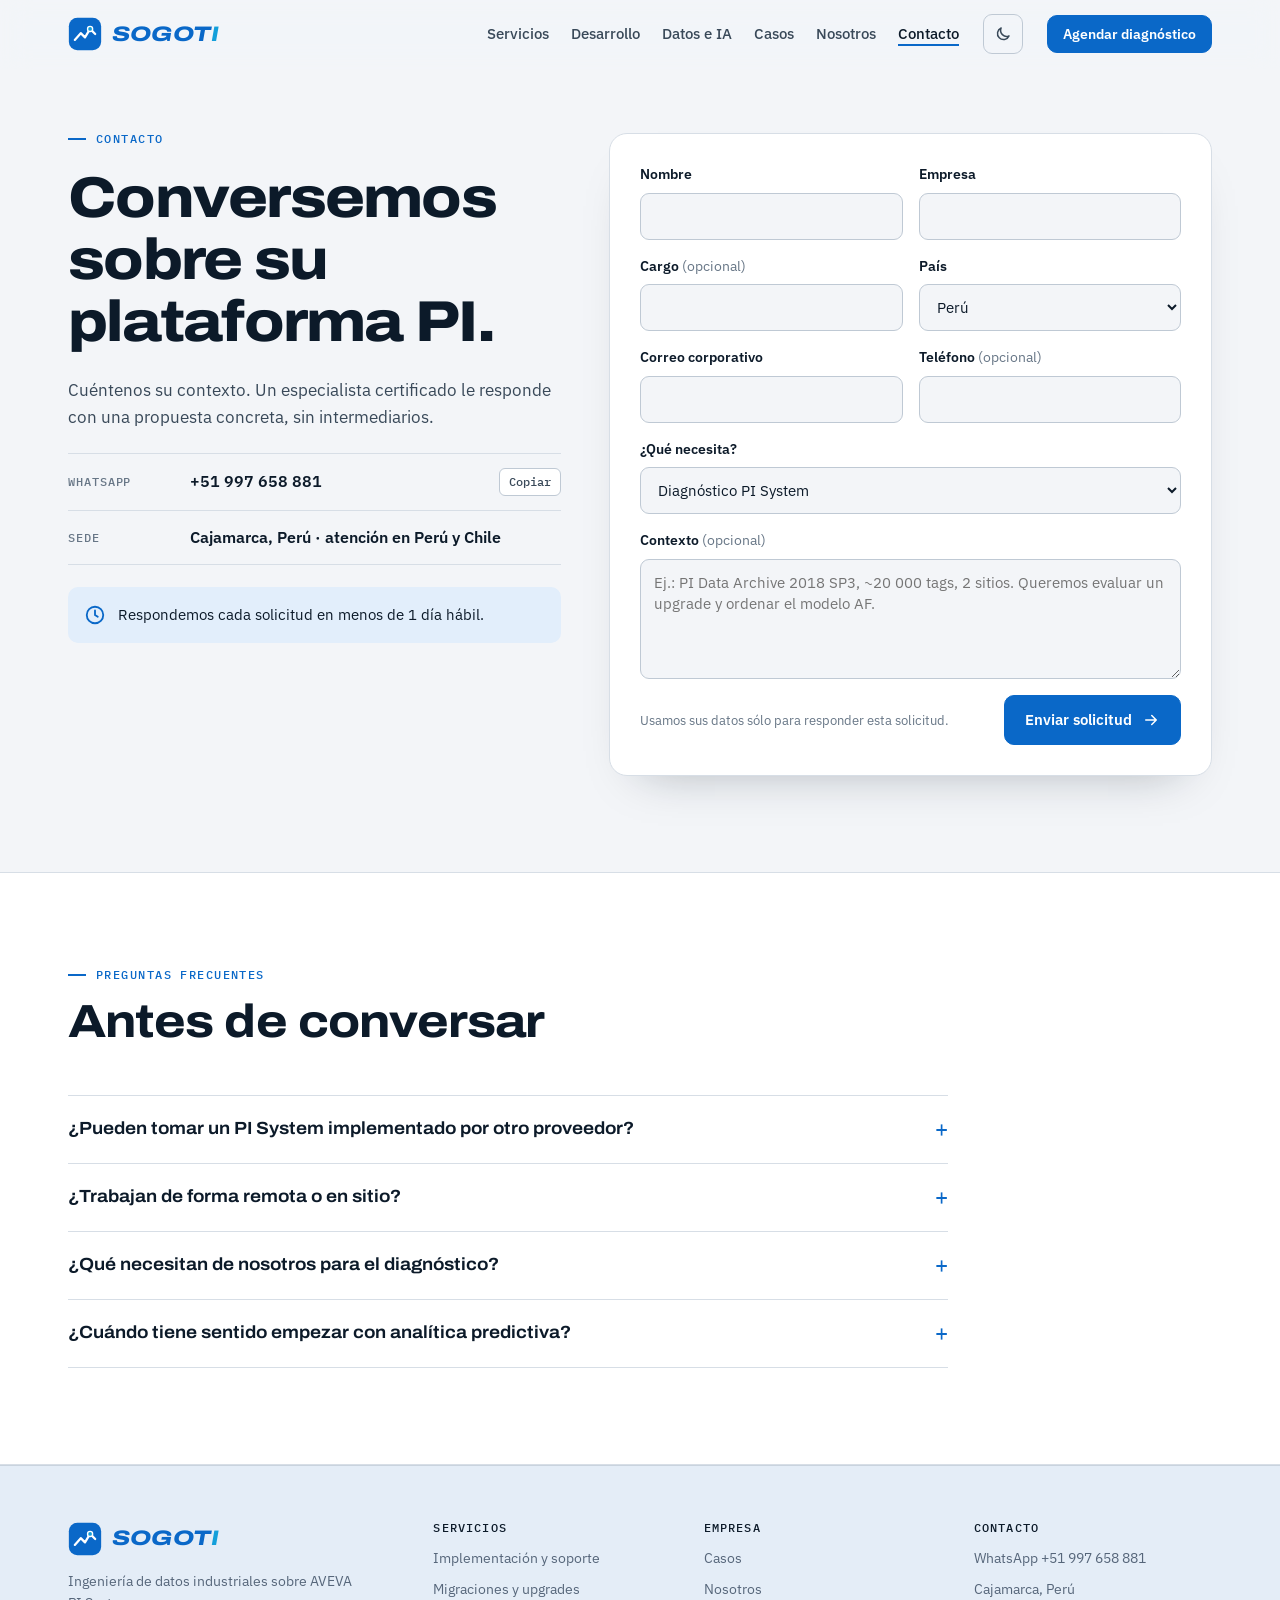
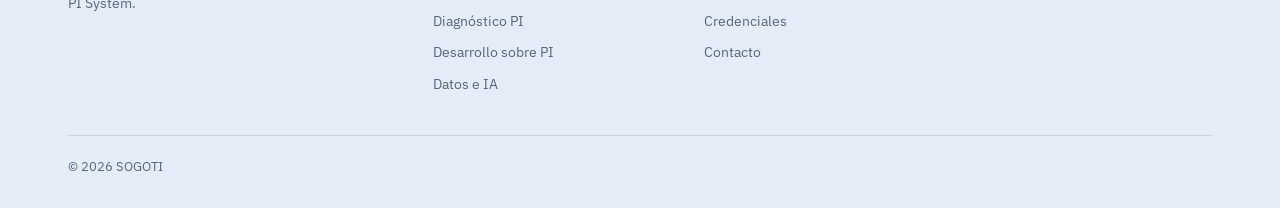
<file: contacto/index.html>
<!doctype html>
<html lang="es" data-theme="light">
<head>
<meta charset="utf-8">
<meta name="viewport" content="width=device-width, initial-scale=1, viewport-fit=cover">
<title>Contacto · SOGOTI</title>
<meta name="description" content="Agende un diagnóstico de su AVEVA PI System o cuéntenos su proyecto. Respuesta en menos de 1 día hábil.">
<link rel="canonical" href="https://sogoti.netlify.app/contacto/">
<meta property="og:type" content="website">
<meta property="og:site_name" content="SOGOTI">
<meta property="og:title" content="Contacto · SOGOTI">
<meta property="og:description" content="Agende un diagnóstico de su AVEVA PI System o cuéntenos su proyecto. Respuesta en menos de 1 día hábil.">
<meta property="og:url" content="https://sogoti.netlify.app/contacto/">
<meta property="og:image" content="https://sogoti.netlify.app/assets/img/og.png">
<meta name="twitter:card" content="summary_large_image">
<meta name="theme-color" content="#f3f5f8">
<link rel="icon" href="../assets/img/favicon.svg" type="image/svg+xml">
<link rel="preconnect" href="https://fonts.googleapis.com">
<link rel="preconnect" href="https://fonts.gstatic.com" crossorigin>
<link rel="stylesheet" href="https://fonts.googleapis.com/css2?family=Archivo:wdth,wght@100..125,500..800&family=IBM+Plex+Mono:wght@400;500&family=IBM+Plex+Sans:wght@400;500;600&display=swap">
<link rel="stylesheet" href="../assets/css/styles.css">
<script>(function(){var t='light';try{t=localStorage.getItem('sogoti-theme')||'light'}catch(e){}document.documentElement.setAttribute('data-theme',t)})();</script>
</head>
<body>
<svg width="0" height="0" style="position:absolute" aria-hidden="true">
  <symbol id="i-arrow" viewBox="0 0 24 24"><path d="M5 12h14M13 6l6 6-6 6" fill="none" stroke="currentColor" stroke-width="2" stroke-linecap="round" stroke-linejoin="round"/></symbol>
  <symbol id="i-check" viewBox="0 0 24 24"><path d="M20 6 9 17l-5-5" fill="none" stroke="currentColor" stroke-width="2.2" stroke-linecap="round" stroke-linejoin="round"/></symbol>
  <symbol id="i-wa" viewBox="0 0 24 24"><path fill="currentColor" d="M12 2a10 10 0 0 0-8.6 15.1L2 22l5-1.3A10 10 0 1 0 12 2Zm0 18.2c-1.5 0-3-.4-4.3-1.2l-.3-.2-3 .8.8-2.9-.2-.3A8.2 8.2 0 1 1 12 20.2Zm4.5-6.1c-.2-.1-1.5-.7-1.7-.8-.2-.1-.4-.1-.6.1l-.8 1c-.1.2-.3.2-.5.1a6.7 6.7 0 0 1-3.3-2.9c-.3-.4.3-.4.7-1.4.1-.2 0-.3 0-.4l-.8-1.8c-.2-.5-.4-.4-.6-.4h-.5c-.2 0-.4.1-.7.3-.2.3-.9.9-.9 2.2s.9 2.5 1 2.7c.1.2 1.8 2.8 4.4 3.9 1.6.7 2.3.8 3.1.6.5-.1 1.5-.6 1.7-1.2.2-.6.2-1.1.2-1.2-.1-.1-.3-.2-.5-.3Z"/></symbol>
  <symbol id="i-alert" viewBox="0 0 24 24"><path d="M12 3 2 20h20L12 3Zm0 6v5m0 3v.5" fill="none" stroke="currentColor" stroke-width="2" stroke-linecap="round" stroke-linejoin="round"/></symbol>
  <symbol id="i-badge" viewBox="0 0 24 24"><path d="M12 2 4 5v6c0 5 3.4 9.3 8 11 4.6-1.7 8-6 8-11V5l-8-3Zm-3 10 2 2 4-4" fill="none" stroke="currentColor" stroke-width="2" stroke-linecap="round" stroke-linejoin="round"/></symbol>
  <symbol id="i-clock" viewBox="0 0 24 24"><circle cx="12" cy="12" r="9" fill="none" stroke="currentColor" stroke-width="2"/><path d="M12 7v5l3 2" fill="none" stroke="currentColor" stroke-width="2" stroke-linecap="round"/></symbol>
  <symbol id="s-impl" viewBox="0 0 24 24"><g fill="none" stroke="currentColor" stroke-width="1.8" stroke-linecap="round" stroke-linejoin="round"><rect x="3" y="3" width="18" height="6" rx="1.5"/><rect x="3" y="15" width="18" height="6" rx="1.5"/><path d="M7 6h.01M7 18h.01M12 9v6"/></g></symbol>
  <symbol id="s-support" viewBox="0 0 24 24"><g fill="none" stroke="currentColor" stroke-width="1.8" stroke-linecap="round" stroke-linejoin="round"><path d="M4 13a8 8 0 0 1 16 0"/><rect x="2.5" y="13" width="4" height="6" rx="1.2"/><rect x="17.5" y="13" width="4" height="6" rx="1.2"/><path d="M19.5 19c0 1.7-2 2.5-5.5 2.5"/></g></symbol>
  <symbol id="s-maint" viewBox="0 0 24 24"><path d="M14.7 6.3a4 4 0 0 0-5.4 5.4L3 18l3 3 6.3-6.3a4 4 0 0 0 5.4-5.4l-2.5 2.5-2.4-.6-.6-2.4 2.5-2.5Z" fill="none" stroke="currentColor" stroke-width="1.8" stroke-linejoin="round"/></symbol>
  <symbol id="s-quality" viewBox="0 0 24 24"><g fill="none" stroke="currentColor" stroke-width="1.8" stroke-linecap="round" stroke-linejoin="round"><path d="M3 17l5-6 4 4 4-7 5 5"/><circle cx="16" cy="8" r="0.6" fill="currentColor"/><path d="M3 21h18"/></g></symbol>
  <symbol id="s-af" viewBox="0 0 24 24"><g fill="none" stroke="currentColor" stroke-width="1.8" stroke-linecap="round" stroke-linejoin="round"><rect x="9" y="2.5" width="6" height="5" rx="1"/><rect x="2.5" y="16.5" width="6" height="5" rx="1"/><rect x="15.5" y="16.5" width="6" height="5" rx="1"/><path d="M12 7.5v4.5M5.5 16.5V12h13v4.5"/></g></symbol>
  <symbol id="s-int" viewBox="0 0 24 24"><g fill="none" stroke="currentColor" stroke-width="1.8" stroke-linecap="round" stroke-linejoin="round"><path d="M8 3v4M16 3v4M6 7h12v4a6 6 0 0 1-12 0V7Z"/><path d="M12 17v4"/></g></symbol>
</svg>

<header class="nav" id="nav">
  <div class="wrap nav-in">
    <a href="../" class="logo" aria-label="SOGOTI, inicio"><svg viewBox="0 0 40 40" aria-hidden="true"><rect x="1" y="1" width="38" height="38" rx="10" fill="#0a68c8"/><path d="M8 27 15 19l5 5 6-10 6 6" fill="none" stroke="#fff" stroke-width="2.6" stroke-linecap="round" stroke-linejoin="round"/><circle cx="26" cy="14" r="3" fill="#139fda" stroke="#fff" stroke-width="1.6"/></svg><span class="logo-word">SOGOT<span>I</span></span></a>
    <nav class="nav-links" id="navlinks" aria-label="Principal">
      <a href="../servicios/">Servicios</a>
      <a href="../desarrollo/">Desarrollo</a>
      <a href="../soluciones/">Datos e IA</a>
      <a href="../casos/">Casos</a>
      <a href="../nosotros/">Nosotros</a>
      <a href="../contacto/" aria-current="page">Contacto</a>
    </nav>
    <button class="theme-btn" id="themeBtn" type="button" aria-label="Cambiar tema claro u oscuro"><svg class="moon" viewBox="0 0 24 24"><path d="M20 14.5A8 8 0 0 1 9.5 4a8 8 0 1 0 10.5 10.5Z" fill="none" stroke="currentColor" stroke-width="2" stroke-linejoin="round"/></svg><svg class="sun" viewBox="0 0 24 24"><g fill="none" stroke="currentColor" stroke-width="2" stroke-linecap="round"><circle cx="12" cy="12" r="4"/><path d="M12 2v2M12 20v2M4.9 4.9l1.4 1.4M17.7 17.7l1.4 1.4M2 12h2M20 12h2M4.9 19.1l1.4-1.4M17.7 6.3l1.4-1.4"/></g></svg></button>
    <a class="btn btn-primary btn-sm btn-cta" href="../contacto/?interes=Diagn%C3%B3stico%20PI%20System">Agendar diagnóstico</a>
    <button class="menu-btn" id="menuBtn" aria-label="Abrir menú" aria-expanded="false" aria-controls="navlinks">
      <svg width="20" height="20" viewBox="0 0 24 24" aria-hidden="true"><path d="M4 7h16M4 12h16M4 17h16" stroke="currentColor" stroke-width="2" stroke-linecap="round"/></svg>
    </button>
  </div>
</header>

<main id="top">
<section class="sec page-first" id="contacto">
  <div class="wrap contact">
    <div class="c-info">
      <span class="eyebrow">Contacto</span>
      <h1>Conversemos sobre su plataforma PI.</h1>
      <p>Cuéntenos su contexto. Un especialista certificado le responde con una propuesta concreta, sin intermediarios.</p>
      <div class="c-lines">
        <div class="c-line"><span>WhatsApp</span><b id="e3">+51 997 658 881</b><button class="copy" data-copy="e3" type="button">Copiar</button></div>
        <div class="c-line"><span>Sede</span><b>Cajamarca, Perú · atención en Perú y Chile</b></div>
      </div>
      <div class="sla"><svg><use href="#i-clock"/></svg><span>Respondemos cada solicitud en menos de 1 día hábil.</span></div>
    </div>

    <form class="card" id="form" name="contacto" method="POST" action="/" data-netlify="true" netlify-honeypot="bot-field" novalidate>
      <input type="hidden" name="form-name" value="contacto">
      <p class="hp"><label>No completar <input name="bot-field" tabindex="-1" autocomplete="off"></label></p>
      <div class="f"><label for="f-name">Nombre</label><input id="f-name" name="nombre" autocomplete="name" required><span class="err" hidden>Ingrese su nombre.</span></div>
      <div class="f"><label for="f-company">Empresa</label><input id="f-company" name="empresa" autocomplete="organization" required><span class="err" hidden>Ingrese su empresa.</span></div>
      <div class="f"><label for="f-role">Cargo <i>(opcional)</i></label><input id="f-role" name="cargo" autocomplete="organization-title"></div>
      <div class="f"><label for="f-country">País</label><select id="f-country" name="pais"><option>Perú</option><option>Chile</option><option>Colombia</option><option>Otro</option></select></div>
      <div class="f"><label for="f-email">Correo corporativo</label><input id="f-email" name="email" type="email" autocomplete="email" required><span class="err" hidden>Ingrese un correo válido, por ejemplo nombre@empresa.com.</span></div>
      <div class="f"><label for="f-phone">Teléfono <i>(opcional)</i></label><input id="f-phone" name="telefono" type="tel" autocomplete="tel"></div>
      <div class="f full"><label for="f-interest">¿Qué necesita?</label>
        <select id="f-interest" name="interes">
          <option>Diagnóstico PI System</option><option>Implementación</option><option>Migración o upgrade</option><option>Administración y soporte</option><option>Calidad del dato y modelos AF</option><option>Analítica predictiva e IA</option><option>Integración OT/IT</option><option>Capacitación</option><option>Desarrollo a medida sobre PI</option><option>Solicitar brochure</option>
        </select></div>
      <div class="f full"><label for="f-msg">Contexto <i>(opcional)</i></label><textarea id="f-msg" name="mensaje" placeholder="Ej.: PI Data Archive 2018 SP3, ~20 000 tags, 2 sitios. Queremos evaluar un upgrade y ordenar el modelo AF."></textarea></div>
      <div class="form-foot"><small>Usamos sus datos sólo para responder esta solicitud.</small><button class="btn btn-primary" type="submit">Enviar solicitud <svg><use href="#i-arrow"/></svg></button></div>
      <div class="done" id="done" hidden>
        <h3>Solicitud lista</h3>
        <p>Envíenos este resumen por WhatsApp y le respondemos a la brevedad.</p>
        <pre id="summary"></pre>
        <div class="row"><button class="btn btn-sm" type="button" id="copySum">Copiar resumen</button><a class="btn btn-sm" id="mailto" href="https://wa.me/51997658881" target="_blank" rel="noopener">Enviar por WhatsApp</a></div>
      </div>
    </form>
  </div>
</section>

<section class="sec alt">
  <div class="wrap">
    <div class="sec-head"><span class="eyebrow">Preguntas frecuentes</span><h2>Antes de conversar</h2></div>
    <div class="faq">
      <details><summary>¿Pueden tomar un PI System implementado por otro proveedor?</summary><p>Sí. Empezamos con un diagnóstico para documentar el estado real de la plataforma, luego acordamos un periodo de transición y asumimos la operación con SLA.</p></details>
      <details><summary>¿Trabajan de forma remota o en sitio?</summary><p>La mayor parte del soporte y la administración es remota, con acceso seguro acordado con su área de TI/OT. Las implementaciones, puestas en marcha y capacitaciones pueden ser en sitio en Perú y Chile.</p></details>
      <details><summary>¿Qué necesitan de nosotros para el diagnóstico?</summary><p>Un acceso de solo lectura a los servidores PI, una sesión con el administrador de la plataforma y otra con un usuario clave de operaciones. No modificamos nada durante el diagnóstico.</p></details>
      <details><summary>¿Cuándo tiene sentido empezar con analítica predictiva?</summary><p>Cuando los activos críticos tienen datos confiables y un modelo AF consistente. Si aún no es su caso, el diagnóstico le dirá qué falta y cuánto toma llegar.</p></details>
    </div>
  </div>
</section>
</main>

<footer>
  <div class="wrap">
    <div class="foot">
      <div>
        <a href="../" class="logo" aria-label="SOGOTI"><svg viewBox="0 0 40 40" aria-hidden="true"><rect x="1" y="1" width="38" height="38" rx="10" fill="#0a68c8"/><path d="M8 27 15 19l5 5 6-10 6 6" fill="none" stroke="#fff" stroke-width="2.6" stroke-linecap="round" stroke-linejoin="round"/><circle cx="26" cy="14" r="3" fill="#139fda" stroke="#fff" stroke-width="1.6"/></svg><span class="logo-word">SOGOT<span>I</span></span></a>
        <p>Ingeniería de datos industriales sobre AVEVA PI System.</p>
      </div>
      <div><h4>Servicios</h4><ul><li><a href="../servicios/">Implementación y soporte</a></li><li><a href="../servicios/">Migraciones y upgrades</a></li><li><a href="../servicios/#diagnostico">Diagnóstico PI</a></li><li><a href="../desarrollo/">Desarrollo sobre PI</a></li><li><a href="../soluciones/">Datos e IA</a></li></ul></div>
      <div><h4>Empresa</h4><ul><li><a href="../casos/">Casos</a></li><li><a href="../nosotros/">Nosotros</a></li><li><a href="../nosotros/#credenciales">Credenciales</a></li><li><a href="../contacto/">Contacto</a></li></ul></div>
      <div><h4>Contacto</h4><ul><li><a href="https://wa.me/51997658881" target="_blank" rel="noopener">WhatsApp +51 997 658 881</a></li><li>Cajamarca, Perú</li></ul></div>
    </div>
    <div class="legal"><span>© 2026 SOGOTI</span></div>
  </div>
</footer>
<script src="../assets/js/main.js" defer></script>
</body>
</html>
</file>
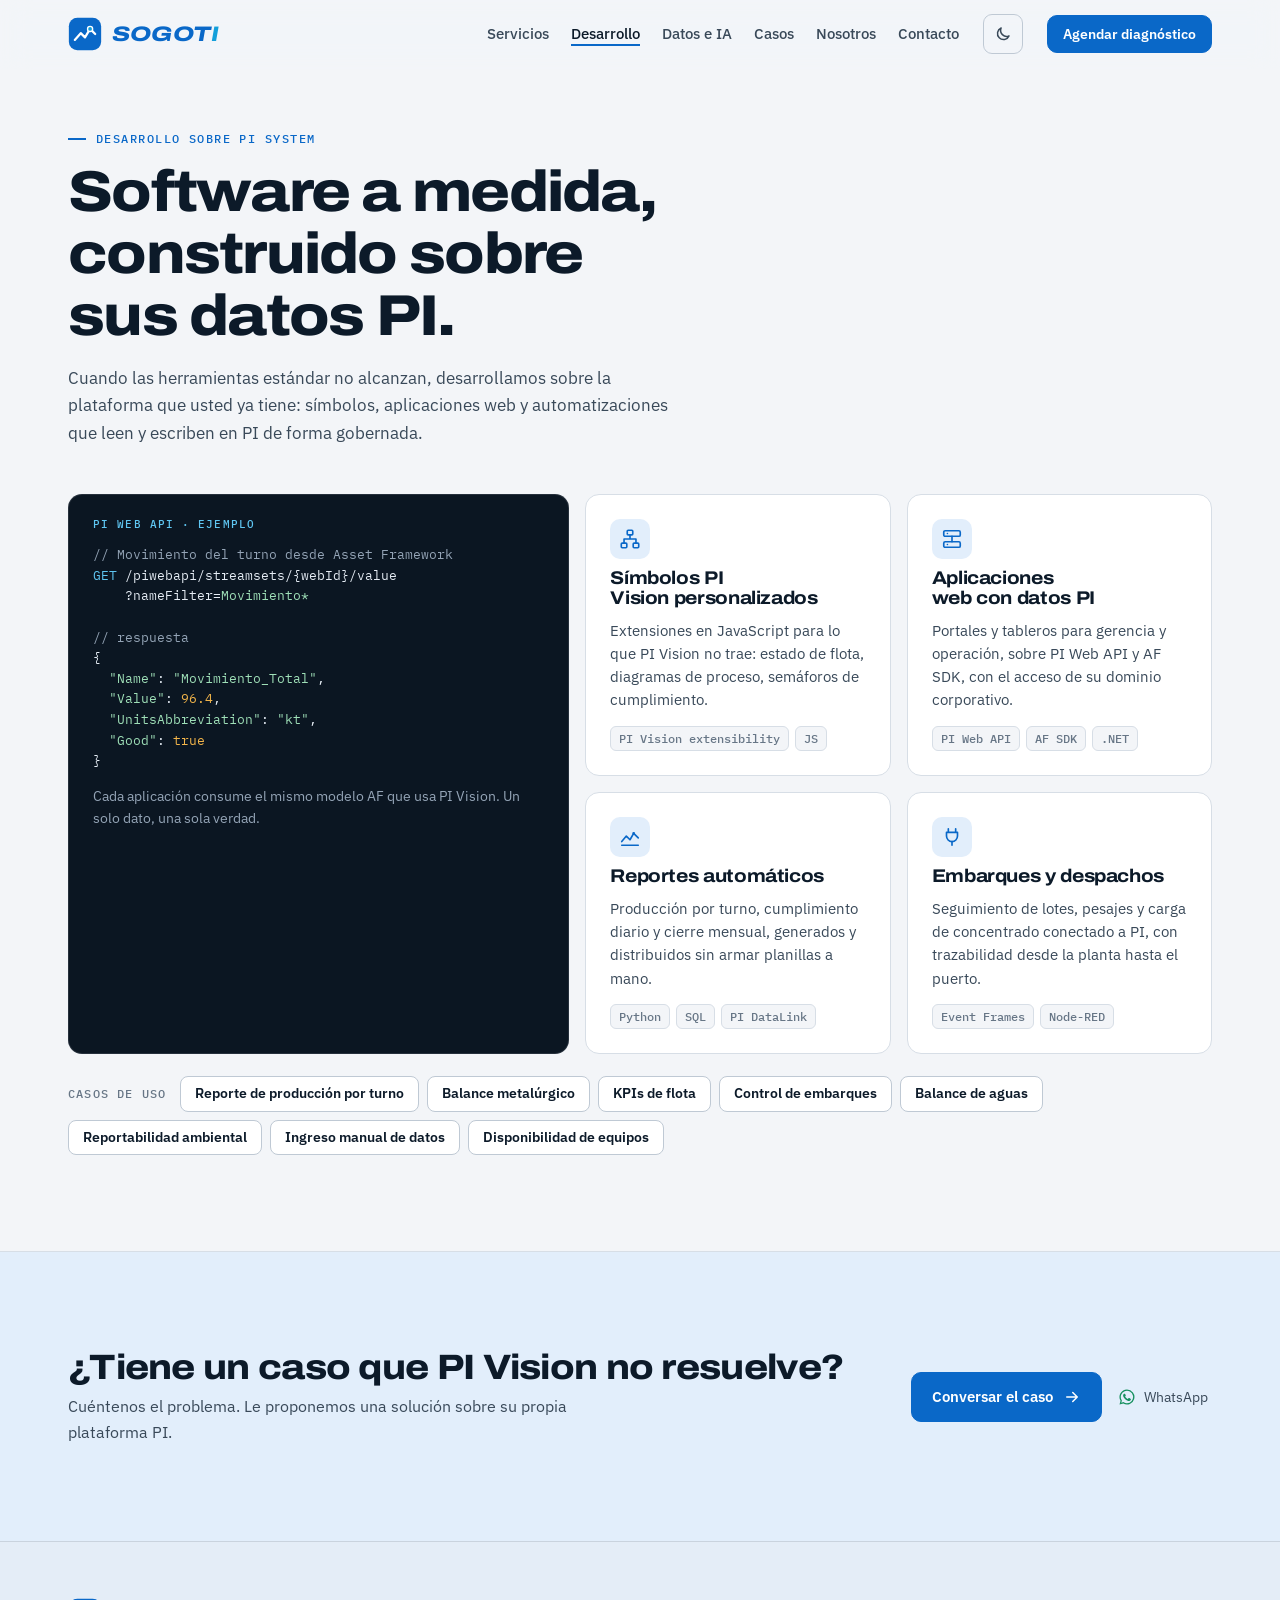
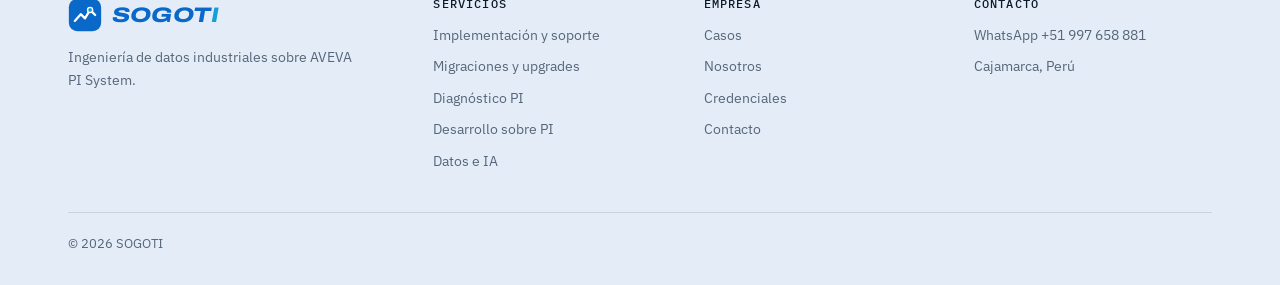
<file: desarrollo/index.html>
<!doctype html>
<html lang="es" data-theme="light">
<head>
<meta charset="utf-8">
<meta name="viewport" content="width=device-width, initial-scale=1, viewport-fit=cover">
<title>Desarrollo sobre PI System · SOGOTI</title>
<meta name="description" content="Símbolos PI Vision personalizados, aplicaciones web con PI Web API y AF SDK, reportes automáticos y control de embarques.">
<link rel="canonical" href="https://sogoti.netlify.app/desarrollo/">
<meta property="og:type" content="website">
<meta property="og:site_name" content="SOGOTI">
<meta property="og:title" content="Desarrollo sobre PI System · SOGOTI">
<meta property="og:description" content="Símbolos PI Vision personalizados, aplicaciones web con PI Web API y AF SDK, reportes automáticos y control de embarques.">
<meta property="og:url" content="https://sogoti.netlify.app/desarrollo/">
<meta property="og:image" content="https://sogoti.netlify.app/assets/img/og.png">
<meta name="twitter:card" content="summary_large_image">
<meta name="theme-color" content="#f3f5f8">
<link rel="icon" href="../assets/img/favicon.svg" type="image/svg+xml">
<link rel="preconnect" href="https://fonts.googleapis.com">
<link rel="preconnect" href="https://fonts.gstatic.com" crossorigin>
<link rel="stylesheet" href="https://fonts.googleapis.com/css2?family=Archivo:wdth,wght@100..125,500..800&family=IBM+Plex+Mono:wght@400;500&family=IBM+Plex+Sans:wght@400;500;600&display=swap">
<link rel="stylesheet" href="../assets/css/styles.css">
<script>(function(){var t='light';try{t=localStorage.getItem('sogoti-theme')||'light'}catch(e){}document.documentElement.setAttribute('data-theme',t)})();</script>
</head>
<body>
<svg width="0" height="0" style="position:absolute" aria-hidden="true">
  <symbol id="i-arrow" viewBox="0 0 24 24"><path d="M5 12h14M13 6l6 6-6 6" fill="none" stroke="currentColor" stroke-width="2" stroke-linecap="round" stroke-linejoin="round"/></symbol>
  <symbol id="i-check" viewBox="0 0 24 24"><path d="M20 6 9 17l-5-5" fill="none" stroke="currentColor" stroke-width="2.2" stroke-linecap="round" stroke-linejoin="round"/></symbol>
  <symbol id="i-wa" viewBox="0 0 24 24"><path fill="currentColor" d="M12 2a10 10 0 0 0-8.6 15.1L2 22l5-1.3A10 10 0 1 0 12 2Zm0 18.2c-1.5 0-3-.4-4.3-1.2l-.3-.2-3 .8.8-2.9-.2-.3A8.2 8.2 0 1 1 12 20.2Zm4.5-6.1c-.2-.1-1.5-.7-1.7-.8-.2-.1-.4-.1-.6.1l-.8 1c-.1.2-.3.2-.5.1a6.7 6.7 0 0 1-3.3-2.9c-.3-.4.3-.4.7-1.4.1-.2 0-.3 0-.4l-.8-1.8c-.2-.5-.4-.4-.6-.4h-.5c-.2 0-.4.1-.7.3-.2.3-.9.9-.9 2.2s.9 2.5 1 2.7c.1.2 1.8 2.8 4.4 3.9 1.6.7 2.3.8 3.1.6.5-.1 1.5-.6 1.7-1.2.2-.6.2-1.1.2-1.2-.1-.1-.3-.2-.5-.3Z"/></symbol>
  <symbol id="i-alert" viewBox="0 0 24 24"><path d="M12 3 2 20h20L12 3Zm0 6v5m0 3v.5" fill="none" stroke="currentColor" stroke-width="2" stroke-linecap="round" stroke-linejoin="round"/></symbol>
  <symbol id="i-badge" viewBox="0 0 24 24"><path d="M12 2 4 5v6c0 5 3.4 9.3 8 11 4.6-1.7 8-6 8-11V5l-8-3Zm-3 10 2 2 4-4" fill="none" stroke="currentColor" stroke-width="2" stroke-linecap="round" stroke-linejoin="round"/></symbol>
  <symbol id="i-clock" viewBox="0 0 24 24"><circle cx="12" cy="12" r="9" fill="none" stroke="currentColor" stroke-width="2"/><path d="M12 7v5l3 2" fill="none" stroke="currentColor" stroke-width="2" stroke-linecap="round"/></symbol>
  <symbol id="s-impl" viewBox="0 0 24 24"><g fill="none" stroke="currentColor" stroke-width="1.8" stroke-linecap="round" stroke-linejoin="round"><rect x="3" y="3" width="18" height="6" rx="1.5"/><rect x="3" y="15" width="18" height="6" rx="1.5"/><path d="M7 6h.01M7 18h.01M12 9v6"/></g></symbol>
  <symbol id="s-support" viewBox="0 0 24 24"><g fill="none" stroke="currentColor" stroke-width="1.8" stroke-linecap="round" stroke-linejoin="round"><path d="M4 13a8 8 0 0 1 16 0"/><rect x="2.5" y="13" width="4" height="6" rx="1.2"/><rect x="17.5" y="13" width="4" height="6" rx="1.2"/><path d="M19.5 19c0 1.7-2 2.5-5.5 2.5"/></g></symbol>
  <symbol id="s-maint" viewBox="0 0 24 24"><path d="M14.7 6.3a4 4 0 0 0-5.4 5.4L3 18l3 3 6.3-6.3a4 4 0 0 0 5.4-5.4l-2.5 2.5-2.4-.6-.6-2.4 2.5-2.5Z" fill="none" stroke="currentColor" stroke-width="1.8" stroke-linejoin="round"/></symbol>
  <symbol id="s-quality" viewBox="0 0 24 24"><g fill="none" stroke="currentColor" stroke-width="1.8" stroke-linecap="round" stroke-linejoin="round"><path d="M3 17l5-6 4 4 4-7 5 5"/><circle cx="16" cy="8" r="0.6" fill="currentColor"/><path d="M3 21h18"/></g></symbol>
  <symbol id="s-af" viewBox="0 0 24 24"><g fill="none" stroke="currentColor" stroke-width="1.8" stroke-linecap="round" stroke-linejoin="round"><rect x="9" y="2.5" width="6" height="5" rx="1"/><rect x="2.5" y="16.5" width="6" height="5" rx="1"/><rect x="15.5" y="16.5" width="6" height="5" rx="1"/><path d="M12 7.5v4.5M5.5 16.5V12h13v4.5"/></g></symbol>
  <symbol id="s-int" viewBox="0 0 24 24"><g fill="none" stroke="currentColor" stroke-width="1.8" stroke-linecap="round" stroke-linejoin="round"><path d="M8 3v4M16 3v4M6 7h12v4a6 6 0 0 1-12 0V7Z"/><path d="M12 17v4"/></g></symbol>
</svg>

<header class="nav" id="nav">
  <div class="wrap nav-in">
    <a href="../" class="logo" aria-label="SOGOTI, inicio"><svg viewBox="0 0 40 40" aria-hidden="true"><rect x="1" y="1" width="38" height="38" rx="10" fill="#0a68c8"/><path d="M8 27 15 19l5 5 6-10 6 6" fill="none" stroke="#fff" stroke-width="2.6" stroke-linecap="round" stroke-linejoin="round"/><circle cx="26" cy="14" r="3" fill="#139fda" stroke="#fff" stroke-width="1.6"/></svg><span class="logo-word">SOGOT<span>I</span></span></a>
    <nav class="nav-links" id="navlinks" aria-label="Principal">
      <a href="../servicios/">Servicios</a>
      <a href="../desarrollo/" aria-current="page">Desarrollo</a>
      <a href="../soluciones/">Datos e IA</a>
      <a href="../casos/">Casos</a>
      <a href="../nosotros/">Nosotros</a>
      <a href="../contacto/">Contacto</a>
    </nav>
    <button class="theme-btn" id="themeBtn" type="button" aria-label="Cambiar tema claro u oscuro"><svg class="moon" viewBox="0 0 24 24"><path d="M20 14.5A8 8 0 0 1 9.5 4a8 8 0 1 0 10.5 10.5Z" fill="none" stroke="currentColor" stroke-width="2" stroke-linejoin="round"/></svg><svg class="sun" viewBox="0 0 24 24"><g fill="none" stroke="currentColor" stroke-width="2" stroke-linecap="round"><circle cx="12" cy="12" r="4"/><path d="M12 2v2M12 20v2M4.9 4.9l1.4 1.4M17.7 17.7l1.4 1.4M2 12h2M20 12h2M4.9 19.1l1.4-1.4M17.7 6.3l1.4-1.4"/></g></svg></button>
    <a class="btn btn-primary btn-sm btn-cta" href="../contacto/?interes=Diagn%C3%B3stico%20PI%20System">Agendar diagnóstico</a>
    <button class="menu-btn" id="menuBtn" aria-label="Abrir menú" aria-expanded="false" aria-controls="navlinks">
      <svg width="20" height="20" viewBox="0 0 24 24" aria-hidden="true"><path d="M4 7h16M4 12h16M4 17h16" stroke="currentColor" stroke-width="2" stroke-linecap="round"/></svg>
    </button>
  </div>
</header>

<main id="top">
<section class="sec page-first" id="desarrollo">
  <div class="wrap">
    <div class="sec-head">
      <span class="eyebrow">Desarrollo sobre PI System</span>
      <h1>Software a medida, construido sobre sus datos PI.</h1>
      <p>Cuando las herramientas estándar no alcanzan, desarrollamos sobre la plataforma que usted ya tiene: símbolos, aplicaciones web y automatizaciones que leen y escriben en PI de forma gobernada.</p>
    </div>
    <div class="dev">
      <div class="code">
        <span class="ck">PI Web API · ejemplo</span>
<pre><span class="c">// Movimiento del turno desde Asset Framework</span>
<span class="k">GET</span> /piwebapi/streamsets/{webId}/value
    ?nameFilter=<span class="s">Movimiento*</span>

<span class="c">// respuesta</span>
{
  <span class="s">"Name"</span>: <span class="s">"Movimiento_Total"</span>,
  <span class="s">"Value"</span>: <span class="n">96.4</span>,
  <span class="s">"UnitsAbbreviation"</span>: <span class="s">"kt"</span>,
  <span class="s">"Good"</span>: <span class="n">true</span>
}</pre>
        <p>Cada aplicación consume el mismo modelo AF que usa PI Vision. Un solo dato, una sola verdad.</p>
      </div>
      <div class="dev-cards">
        <article class="dev-card"><div class="svc-ic"><svg><use href="#s-af"/></svg></div><h3>Símbolos PI Vision personalizados</h3><p>Extensiones en JavaScript para lo que PI Vision no trae: estado de flota, diagramas de proceso, semáforos de cumplimiento.</p><div class="chips"><span class="chip">PI Vision extensibility</span><span class="chip">JS</span></div></article>
        <article class="dev-card"><div class="svc-ic"><svg><use href="#s-impl"/></svg></div><h3>Aplicaciones web con datos PI</h3><p>Portales y tableros para gerencia y operación, sobre PI Web API y AF SDK, con el acceso de su dominio corporativo.</p><div class="chips"><span class="chip">PI Web API</span><span class="chip">AF SDK</span><span class="chip">.NET</span></div></article>
        <article class="dev-card"><div class="svc-ic"><svg><use href="#s-quality"/></svg></div><h3>Reportes automáticos</h3><p>Producción por turno, cumplimiento diario y cierre mensual, generados y distribuidos sin armar planillas a mano.</p><div class="chips"><span class="chip">Python</span><span class="chip">SQL</span><span class="chip">PI DataLink</span></div></article>
        <article class="dev-card"><div class="svc-ic"><svg><use href="#s-int"/></svg></div><h3>Embarques y despachos</h3><p>Seguimiento de lotes, pesajes y carga de concentrado conectado a PI, con trazabilidad desde la planta hasta el puerto.</p><div class="chips"><span class="chip">Event Frames</span><span class="chip">Node-RED</span></div></article>
      </div>
    </div>
    <div class="uses"><span>Casos de uso</span><span class="frame">Reporte de producción por turno</span><span class="frame">Balance metalúrgico</span><span class="frame">KPIs de flota</span><span class="frame">Control de embarques</span><span class="frame">Balance de aguas</span><span class="frame">Reportabilidad ambiental</span><span class="frame">Ingreso manual de datos</span><span class="frame">Disponibilidad de equipos</span></div>
  </div>
</section>

<section class="sec cta-band">
  <div class="wrap cta-in">
    <div><h2>¿Tiene un caso que PI Vision no resuelve?</h2><p>Cuéntenos el problema. Le proponemos una solución sobre su propia plataforma PI.</p></div>
    <div class="cta-row"><a class="btn btn-primary" href="../contacto/?interes=Desarrollo%20a%20medida%20sobre%20PI">Conversar el caso <svg><use href="#i-arrow"/></svg></a><a class="wa" href="https://wa.me/51997658881" target="_blank" rel="noopener"><svg><use href="#i-wa"/></svg>WhatsApp</a></div>
  </div>
</section>
</main>

<footer>
  <div class="wrap">
    <div class="foot">
      <div>
        <a href="../" class="logo" aria-label="SOGOTI"><svg viewBox="0 0 40 40" aria-hidden="true"><rect x="1" y="1" width="38" height="38" rx="10" fill="#0a68c8"/><path d="M8 27 15 19l5 5 6-10 6 6" fill="none" stroke="#fff" stroke-width="2.6" stroke-linecap="round" stroke-linejoin="round"/><circle cx="26" cy="14" r="3" fill="#139fda" stroke="#fff" stroke-width="1.6"/></svg><span class="logo-word">SOGOT<span>I</span></span></a>
        <p>Ingeniería de datos industriales sobre AVEVA PI System.</p>
      </div>
      <div><h4>Servicios</h4><ul><li><a href="../servicios/">Implementación y soporte</a></li><li><a href="../servicios/">Migraciones y upgrades</a></li><li><a href="../servicios/#diagnostico">Diagnóstico PI</a></li><li><a href="../desarrollo/">Desarrollo sobre PI</a></li><li><a href="../soluciones/">Datos e IA</a></li></ul></div>
      <div><h4>Empresa</h4><ul><li><a href="../casos/">Casos</a></li><li><a href="../nosotros/">Nosotros</a></li><li><a href="../nosotros/#credenciales">Credenciales</a></li><li><a href="../contacto/">Contacto</a></li></ul></div>
      <div><h4>Contacto</h4><ul><li><a href="https://wa.me/51997658881" target="_blank" rel="noopener">WhatsApp +51 997 658 881</a></li><li>Cajamarca, Perú</li></ul></div>
    </div>
    <div class="legal"><span>© 2026 SOGOTI</span></div>
  </div>
</footer>
<script src="../assets/js/main.js" defer></script>
</body>
</html>
</file>
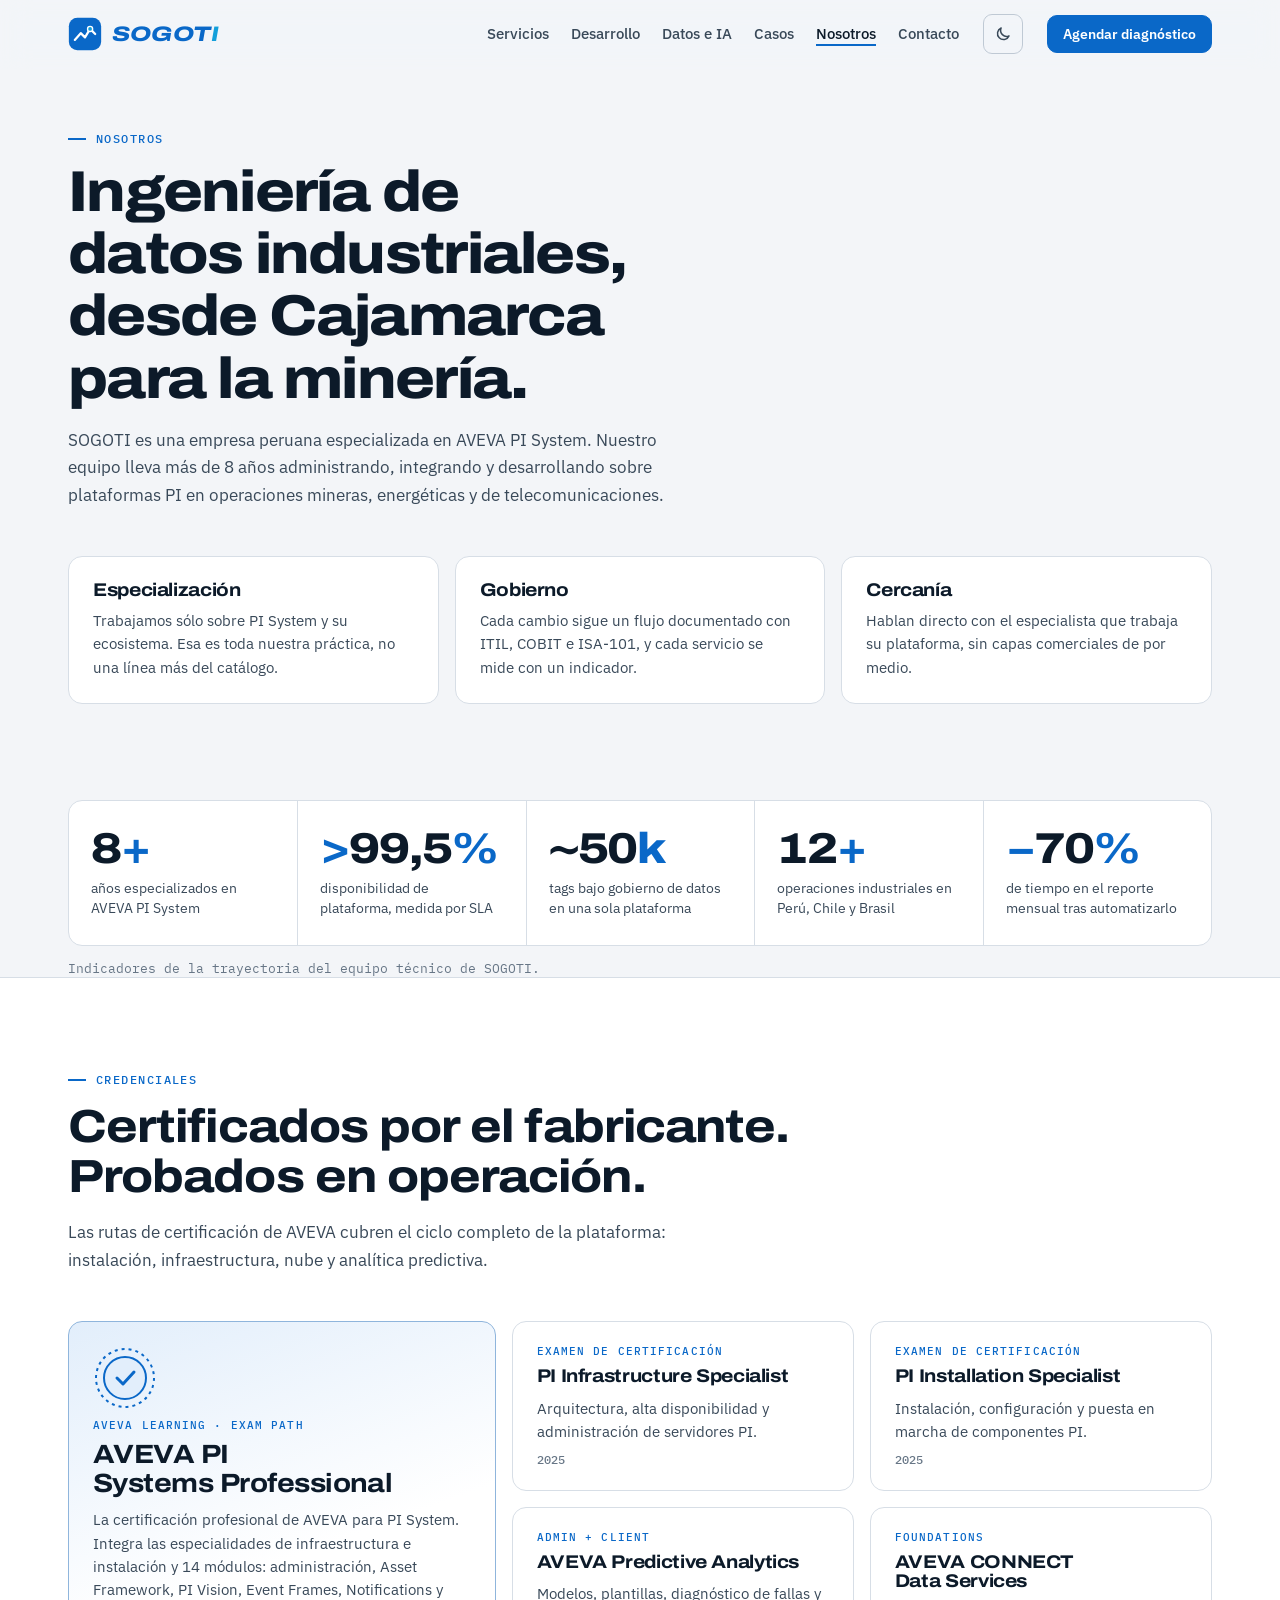
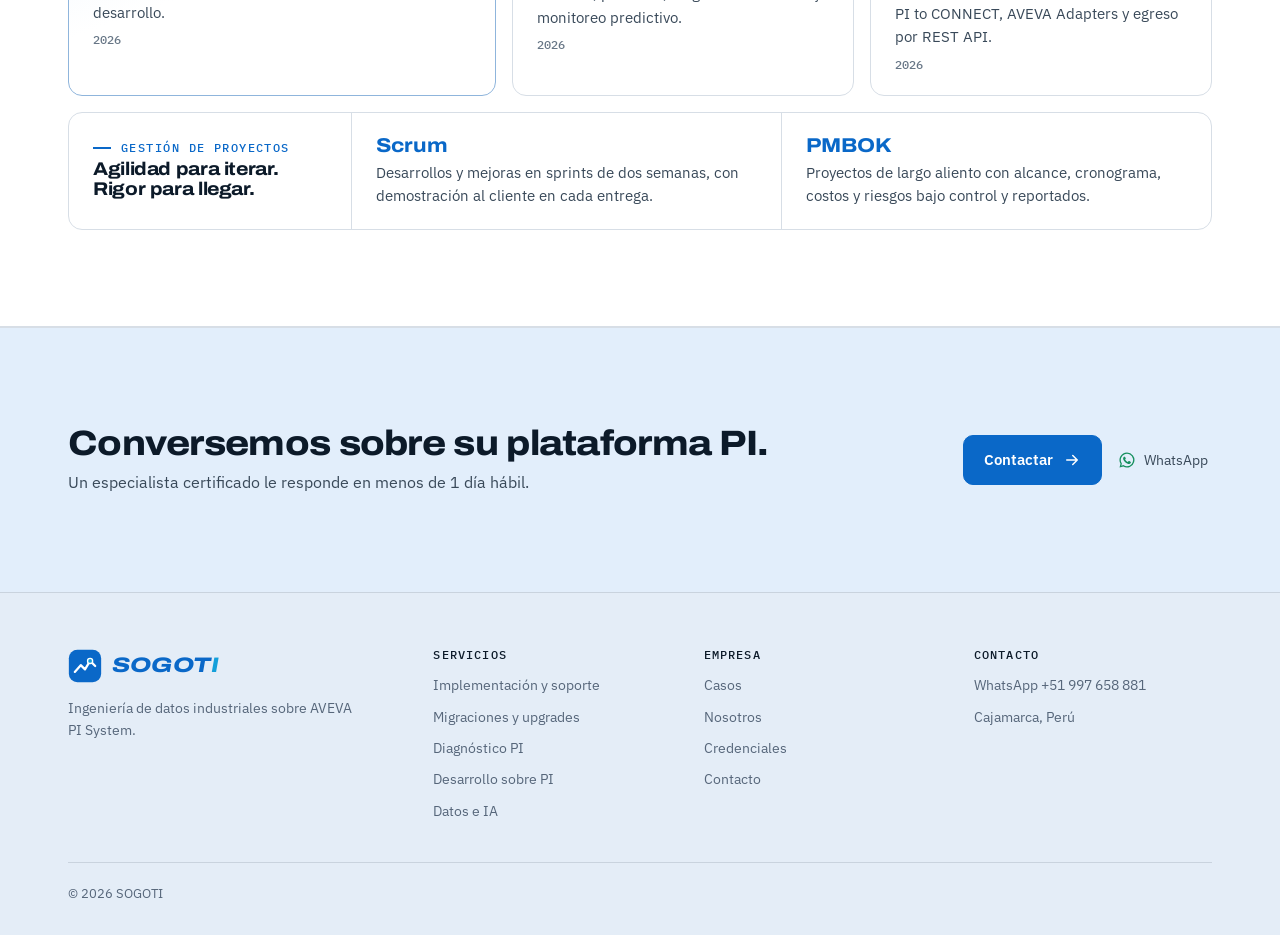
<file: nosotros/index.html>
<!doctype html>
<html lang="es" data-theme="light">
<head>
<meta charset="utf-8">
<meta name="viewport" content="width=device-width, initial-scale=1, viewport-fit=cover">
<title>Nosotros · SOGOTI</title>
<meta name="description" content="Empresa peruana especializada en AVEVA PI System, con equipo certificado por AVEVA y gestión con Scrum y PMBOK.">
<link rel="canonical" href="https://sogoti.netlify.app/nosotros/">
<meta property="og:type" content="website">
<meta property="og:site_name" content="SOGOTI">
<meta property="og:title" content="Nosotros · SOGOTI">
<meta property="og:description" content="Empresa peruana especializada en AVEVA PI System, con equipo certificado por AVEVA y gestión con Scrum y PMBOK.">
<meta property="og:url" content="https://sogoti.netlify.app/nosotros/">
<meta property="og:image" content="https://sogoti.netlify.app/assets/img/og.png">
<meta name="twitter:card" content="summary_large_image">
<meta name="theme-color" content="#f3f5f8">
<link rel="icon" href="../assets/img/favicon.svg" type="image/svg+xml">
<link rel="preconnect" href="https://fonts.googleapis.com">
<link rel="preconnect" href="https://fonts.gstatic.com" crossorigin>
<link rel="stylesheet" href="https://fonts.googleapis.com/css2?family=Archivo:wdth,wght@100..125,500..800&family=IBM+Plex+Mono:wght@400;500&family=IBM+Plex+Sans:wght@400;500;600&display=swap">
<link rel="stylesheet" href="../assets/css/styles.css">
<script>(function(){var t='light';try{t=localStorage.getItem('sogoti-theme')||'light'}catch(e){}document.documentElement.setAttribute('data-theme',t)})();</script>
</head>
<body>
<svg width="0" height="0" style="position:absolute" aria-hidden="true">
  <symbol id="i-arrow" viewBox="0 0 24 24"><path d="M5 12h14M13 6l6 6-6 6" fill="none" stroke="currentColor" stroke-width="2" stroke-linecap="round" stroke-linejoin="round"/></symbol>
  <symbol id="i-check" viewBox="0 0 24 24"><path d="M20 6 9 17l-5-5" fill="none" stroke="currentColor" stroke-width="2.2" stroke-linecap="round" stroke-linejoin="round"/></symbol>
  <symbol id="i-wa" viewBox="0 0 24 24"><path fill="currentColor" d="M12 2a10 10 0 0 0-8.6 15.1L2 22l5-1.3A10 10 0 1 0 12 2Zm0 18.2c-1.5 0-3-.4-4.3-1.2l-.3-.2-3 .8.8-2.9-.2-.3A8.2 8.2 0 1 1 12 20.2Zm4.5-6.1c-.2-.1-1.5-.7-1.7-.8-.2-.1-.4-.1-.6.1l-.8 1c-.1.2-.3.2-.5.1a6.7 6.7 0 0 1-3.3-2.9c-.3-.4.3-.4.7-1.4.1-.2 0-.3 0-.4l-.8-1.8c-.2-.5-.4-.4-.6-.4h-.5c-.2 0-.4.1-.7.3-.2.3-.9.9-.9 2.2s.9 2.5 1 2.7c.1.2 1.8 2.8 4.4 3.9 1.6.7 2.3.8 3.1.6.5-.1 1.5-.6 1.7-1.2.2-.6.2-1.1.2-1.2-.1-.1-.3-.2-.5-.3Z"/></symbol>
  <symbol id="i-alert" viewBox="0 0 24 24"><path d="M12 3 2 20h20L12 3Zm0 6v5m0 3v.5" fill="none" stroke="currentColor" stroke-width="2" stroke-linecap="round" stroke-linejoin="round"/></symbol>
  <symbol id="i-badge" viewBox="0 0 24 24"><path d="M12 2 4 5v6c0 5 3.4 9.3 8 11 4.6-1.7 8-6 8-11V5l-8-3Zm-3 10 2 2 4-4" fill="none" stroke="currentColor" stroke-width="2" stroke-linecap="round" stroke-linejoin="round"/></symbol>
  <symbol id="i-clock" viewBox="0 0 24 24"><circle cx="12" cy="12" r="9" fill="none" stroke="currentColor" stroke-width="2"/><path d="M12 7v5l3 2" fill="none" stroke="currentColor" stroke-width="2" stroke-linecap="round"/></symbol>
  <symbol id="s-impl" viewBox="0 0 24 24"><g fill="none" stroke="currentColor" stroke-width="1.8" stroke-linecap="round" stroke-linejoin="round"><rect x="3" y="3" width="18" height="6" rx="1.5"/><rect x="3" y="15" width="18" height="6" rx="1.5"/><path d="M7 6h.01M7 18h.01M12 9v6"/></g></symbol>
  <symbol id="s-support" viewBox="0 0 24 24"><g fill="none" stroke="currentColor" stroke-width="1.8" stroke-linecap="round" stroke-linejoin="round"><path d="M4 13a8 8 0 0 1 16 0"/><rect x="2.5" y="13" width="4" height="6" rx="1.2"/><rect x="17.5" y="13" width="4" height="6" rx="1.2"/><path d="M19.5 19c0 1.7-2 2.5-5.5 2.5"/></g></symbol>
  <symbol id="s-maint" viewBox="0 0 24 24"><path d="M14.7 6.3a4 4 0 0 0-5.4 5.4L3 18l3 3 6.3-6.3a4 4 0 0 0 5.4-5.4l-2.5 2.5-2.4-.6-.6-2.4 2.5-2.5Z" fill="none" stroke="currentColor" stroke-width="1.8" stroke-linejoin="round"/></symbol>
  <symbol id="s-quality" viewBox="0 0 24 24"><g fill="none" stroke="currentColor" stroke-width="1.8" stroke-linecap="round" stroke-linejoin="round"><path d="M3 17l5-6 4 4 4-7 5 5"/><circle cx="16" cy="8" r="0.6" fill="currentColor"/><path d="M3 21h18"/></g></symbol>
  <symbol id="s-af" viewBox="0 0 24 24"><g fill="none" stroke="currentColor" stroke-width="1.8" stroke-linecap="round" stroke-linejoin="round"><rect x="9" y="2.5" width="6" height="5" rx="1"/><rect x="2.5" y="16.5" width="6" height="5" rx="1"/><rect x="15.5" y="16.5" width="6" height="5" rx="1"/><path d="M12 7.5v4.5M5.5 16.5V12h13v4.5"/></g></symbol>
  <symbol id="s-int" viewBox="0 0 24 24"><g fill="none" stroke="currentColor" stroke-width="1.8" stroke-linecap="round" stroke-linejoin="round"><path d="M8 3v4M16 3v4M6 7h12v4a6 6 0 0 1-12 0V7Z"/><path d="M12 17v4"/></g></symbol>
</svg>

<header class="nav" id="nav">
  <div class="wrap nav-in">
    <a href="../" class="logo" aria-label="SOGOTI, inicio"><svg viewBox="0 0 40 40" aria-hidden="true"><rect x="1" y="1" width="38" height="38" rx="10" fill="#0a68c8"/><path d="M8 27 15 19l5 5 6-10 6 6" fill="none" stroke="#fff" stroke-width="2.6" stroke-linecap="round" stroke-linejoin="round"/><circle cx="26" cy="14" r="3" fill="#139fda" stroke="#fff" stroke-width="1.6"/></svg><span class="logo-word">SOGOT<span>I</span></span></a>
    <nav class="nav-links" id="navlinks" aria-label="Principal">
      <a href="../servicios/">Servicios</a>
      <a href="../desarrollo/">Desarrollo</a>
      <a href="../soluciones/">Datos e IA</a>
      <a href="../casos/">Casos</a>
      <a href="../nosotros/" aria-current="page">Nosotros</a>
      <a href="../contacto/">Contacto</a>
    </nav>
    <button class="theme-btn" id="themeBtn" type="button" aria-label="Cambiar tema claro u oscuro"><svg class="moon" viewBox="0 0 24 24"><path d="M20 14.5A8 8 0 0 1 9.5 4a8 8 0 1 0 10.5 10.5Z" fill="none" stroke="currentColor" stroke-width="2" stroke-linejoin="round"/></svg><svg class="sun" viewBox="0 0 24 24"><g fill="none" stroke="currentColor" stroke-width="2" stroke-linecap="round"><circle cx="12" cy="12" r="4"/><path d="M12 2v2M12 20v2M4.9 4.9l1.4 1.4M17.7 17.7l1.4 1.4M2 12h2M20 12h2M4.9 19.1l1.4-1.4M17.7 6.3l1.4-1.4"/></g></svg></button>
    <a class="btn btn-primary btn-sm btn-cta" href="../contacto/?interes=Diagn%C3%B3stico%20PI%20System">Agendar diagnóstico</a>
    <button class="menu-btn" id="menuBtn" aria-label="Abrir menú" aria-expanded="false" aria-controls="navlinks">
      <svg width="20" height="20" viewBox="0 0 24 24" aria-hidden="true"><path d="M4 7h16M4 12h16M4 17h16" stroke="currentColor" stroke-width="2" stroke-linecap="round"/></svg>
    </button>
  </div>
</header>

<main id="top">
<section class="sec page-first">
  <div class="wrap">
    <div class="sec-head">
      <span class="eyebrow">Nosotros</span>
      <h1>Ingeniería de datos industriales, desde Cajamarca para la minería.</h1>
      <p>SOGOTI es una empresa peruana especializada en AVEVA PI System. Nuestro equipo lleva más de 8 años administrando, integrando y desarrollando sobre plataformas PI en operaciones mineras, energéticas y de telecomunicaciones.</p>
    </div>
    <div class="vals">
      <div class="val"><h3>Especialización</h3><p>Trabajamos sólo sobre PI System y su ecosistema. Esa es toda nuestra práctica, no una línea más del catálogo.</p></div>
      <div class="val"><h3>Gobierno</h3><p>Cada cambio sigue un flujo documentado con ITIL, COBIT e ISA-101, y cada servicio se mide con un indicador.</p></div>
      <div class="val"><h3>Cercanía</h3><p>Hablan directo con el especialista que trabaja su plataforma, sin capas comerciales de por medio.</p></div>
    </div>
  </div>
</section>

<section class="wrap" aria-label="Indicadores">
  <div class="kpis">
    <div class="kpi"><b>8<em>+</em></b><span>años especializados en AVEVA PI System</span></div>
    <div class="kpi"><b><em>&gt;</em>99,5<em>%</em></b><span>disponibilidad de plataforma, medida por SLA</span></div>
    <div class="kpi"><b>~50<em>k</em></b><span>tags bajo gobierno de datos en una sola plataforma</span></div>
    <div class="kpi"><b>12<em>+</em></b><span>operaciones industriales en Perú, Chile y Brasil</span></div>
    <div class="kpi"><b><em>−</em>70<em>%</em></b><span>de tiempo en el reporte mensual tras automatizarlo</span></div>
  </div>
  <p class="kpi-note">Indicadores de la trayectoria del equipo técnico de SOGOTI.</p>
</section>

<section class="wrap ops" hidden aria-label="Experiencia del equipo">
  <p class="ops-label">Nuestro equipo ha administrado e integrado plataformas PI en</p>
  <div class="marquee"><div class="track" id="track">
    <span>Antamina <i>PE</i></span><span>Las Bambas <i>PE</i></span><span>Compañía Minera del Pacífico <i>CL</i></span><span>Gold Fields <i>PE</i></span><span>Barrick <i>PE</i></span><span>Buenaventura <i>PE</i></span><span>Yanacocha <i>PE</i></span><span>Nexa Resources <i>PE · BR</i></span><span>Cerro del Águila <i>PE</i></span><span>Telefónica <i>PE</i></span><span>Claro <i>PE</i></span><span>MINEDU <i>PE</i></span>
  </div></div>
</section>

<section class="sec alt" id="credenciales">
  <div class="wrap">
    <div class="sec-head">
      <span class="eyebrow">Credenciales</span>
      <h2>Certificados por el fabricante. Probados en operación.</h2>
      <p>Las rutas de certificación de AVEVA cubren el ciclo completo de la plataforma: instalación, infraestructura, nube y analítica predictiva.</p>
    </div>
    <div class="cert-grid">
      <article class="cert main">
        <svg class="seal" viewBox="0 0 64 64" aria-hidden="true"><circle cx="32" cy="32" r="29" fill="none" stroke="currentColor" stroke-width="2" stroke-dasharray="3 4"/><circle cx="32" cy="32" r="21" fill="var(--brand-soft)" stroke="currentColor" stroke-width="2"/><path d="m24 32 6 6 11-12" fill="none" stroke="currentColor" stroke-width="3" stroke-linecap="round" stroke-linejoin="round"/></svg>
        <span class="cert-k">AVEVA Learning · Exam Path</span>
        <h3>AVEVA PI Systems Professional</h3>
        <p>La certificación profesional de AVEVA para PI System. Integra las especialidades de infraestructura e instalación y 14 módulos: administración, Asset Framework, PI Vision, Event Frames, Notifications y desarrollo.</p>
        <time>2026</time>
      </article>
      <article class="cert"><span class="cert-k">Examen de certificación</span><h3>PI Infrastructure Specialist</h3><p>Arquitectura, alta disponibilidad y administración de servidores PI.</p><time>2025</time></article>
      <article class="cert"><span class="cert-k">Examen de certificación</span><h3>PI Installation Specialist</h3><p>Instalación, configuración y puesta en marcha de componentes PI.</p><time>2025</time></article>
      <article class="cert"><span class="cert-k">Admin + Client</span><h3>AVEVA Predictive Analytics</h3><p>Modelos, plantillas, diagnóstico de fallas y monitoreo predictivo.</p><time>2026</time></article>
      <article class="cert"><span class="cert-k">Foundations</span><h3>AVEVA CONNECT Data Services</h3><p>PI to CONNECT, AVEVA Adapters y egreso por REST API.</p><time>2026</time></article>
    </div>
    <div class="pm">
      <div class="pm-h"><span class="eyebrow">Gestión de proyectos</span><h3>Agilidad para iterar. Rigor para llegar.</h3></div>
      <div><b>Scrum</b><p>Desarrollos y mejoras en sprints de dos semanas, con demostración al cliente en cada entrega.</p></div>
      <div><b>PMBOK</b><p>Proyectos de largo aliento con alcance, cronograma, costos y riesgos bajo control y reportados.</p></div>
    </div>
  </div>
</section>

<section class="sec cta-band">
  <div class="wrap cta-in">
    <div><h2>Conversemos sobre su plataforma PI.</h2><p>Un especialista certificado le responde en menos de 1 día hábil.</p></div>
    <div class="cta-row"><a class="btn btn-primary" href="../contacto/?interes=Administraci%C3%B3n%20y%20soporte">Contactar <svg><use href="#i-arrow"/></svg></a><a class="wa" href="https://wa.me/51997658881" target="_blank" rel="noopener"><svg><use href="#i-wa"/></svg>WhatsApp</a></div>
  </div>
</section>
</main>

<footer>
  <div class="wrap">
    <div class="foot">
      <div>
        <a href="../" class="logo" aria-label="SOGOTI"><svg viewBox="0 0 40 40" aria-hidden="true"><rect x="1" y="1" width="38" height="38" rx="10" fill="#0a68c8"/><path d="M8 27 15 19l5 5 6-10 6 6" fill="none" stroke="#fff" stroke-width="2.6" stroke-linecap="round" stroke-linejoin="round"/><circle cx="26" cy="14" r="3" fill="#139fda" stroke="#fff" stroke-width="1.6"/></svg><span class="logo-word">SOGOT<span>I</span></span></a>
        <p>Ingeniería de datos industriales sobre AVEVA PI System.</p>
      </div>
      <div><h4>Servicios</h4><ul><li><a href="../servicios/">Implementación y soporte</a></li><li><a href="../servicios/">Migraciones y upgrades</a></li><li><a href="../servicios/#diagnostico">Diagnóstico PI</a></li><li><a href="../desarrollo/">Desarrollo sobre PI</a></li><li><a href="../soluciones/">Datos e IA</a></li></ul></div>
      <div><h4>Empresa</h4><ul><li><a href="../casos/">Casos</a></li><li><a href="../nosotros/">Nosotros</a></li><li><a href="../nosotros/#credenciales">Credenciales</a></li><li><a href="../contacto/">Contacto</a></li></ul></div>
      <div><h4>Contacto</h4><ul><li><a href="https://wa.me/51997658881" target="_blank" rel="noopener">WhatsApp +51 997 658 881</a></li><li>Cajamarca, Perú</li></ul></div>
    </div>
    <div class="legal"><span>© 2026 SOGOTI</span></div>
  </div>
</footer>
<script src="../assets/js/main.js" defer></script>
</body>
</html>
</file>
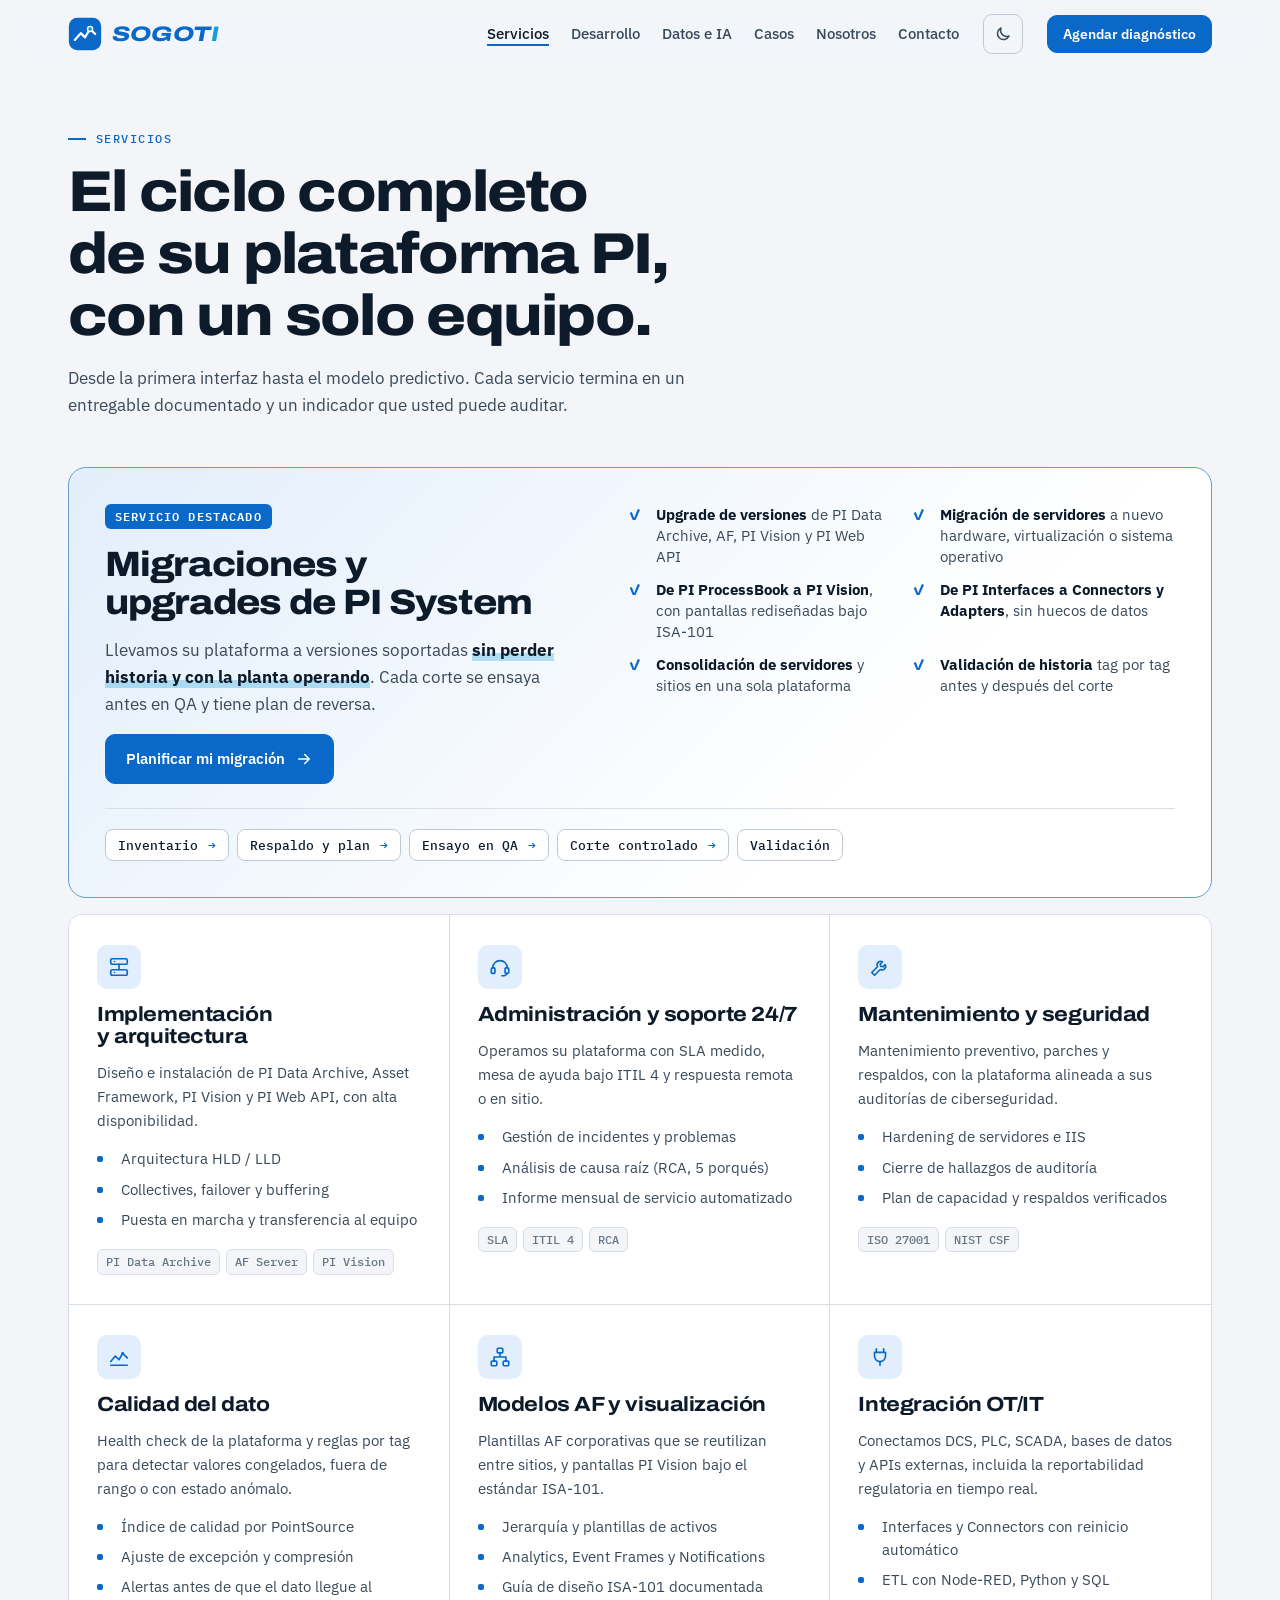
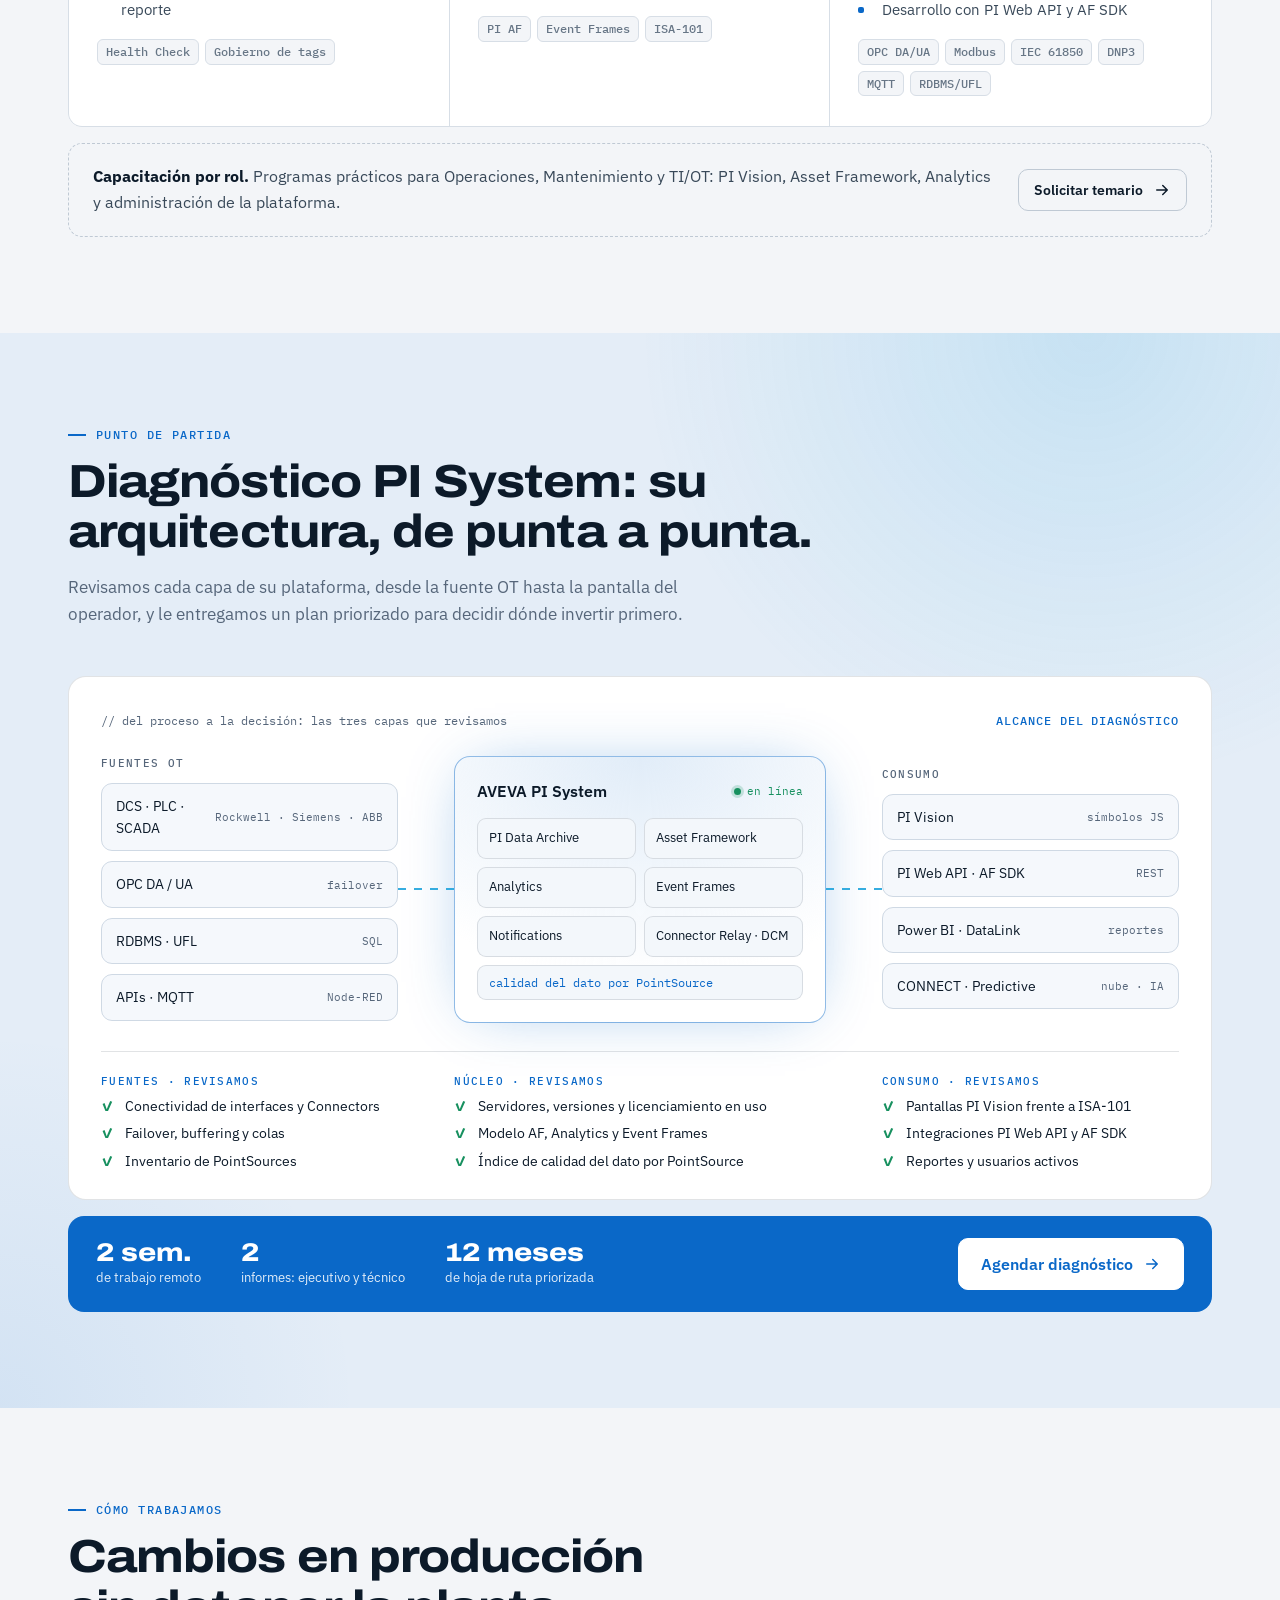
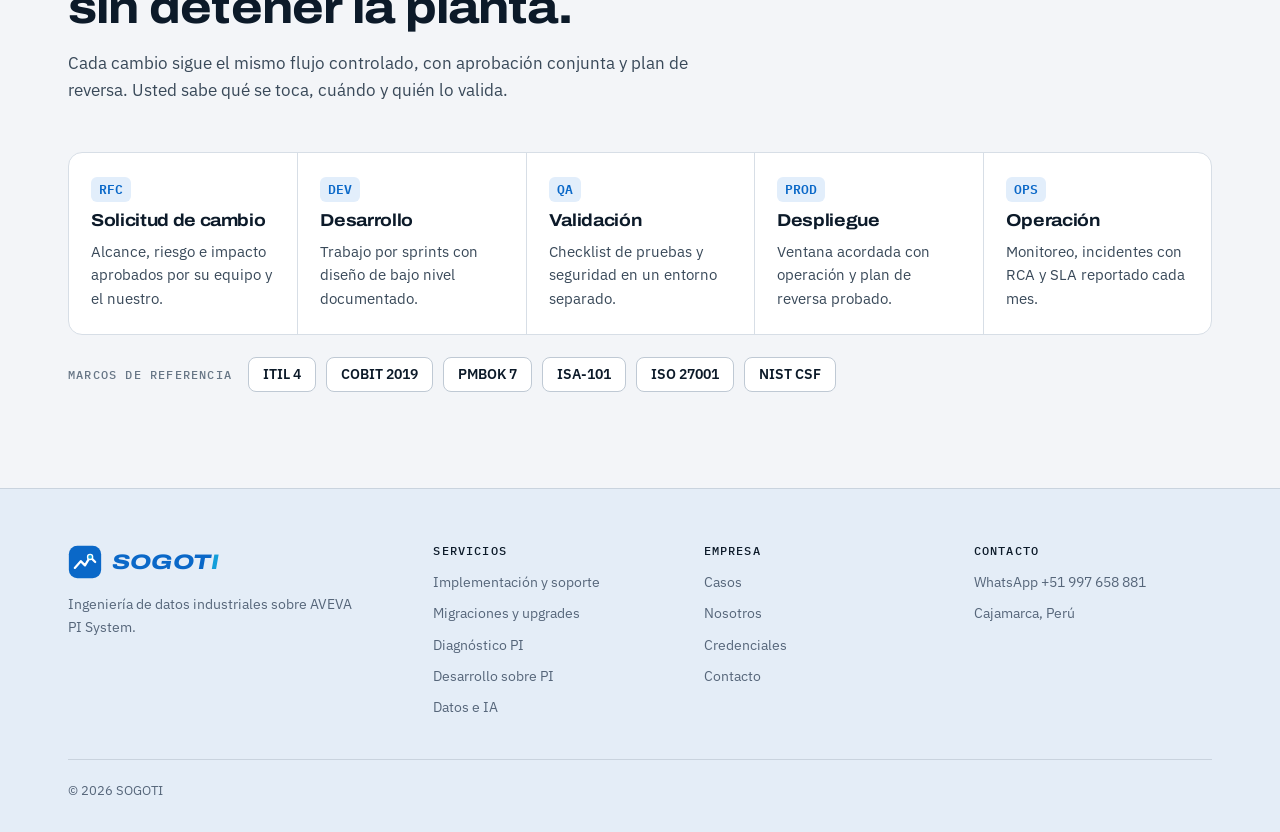
<file: servicios/index.html>
<!doctype html>
<html lang="es" data-theme="light">
<head>
<meta charset="utf-8">
<meta name="viewport" content="width=device-width, initial-scale=1, viewport-fit=cover">
<title>Servicios AVEVA PI System · SOGOTI</title>
<meta name="description" content="Implementación, migraciones y upgrades, administración y soporte 24/7, mantenimiento, calidad del dato, modelos AF e integración OT/IT sobre AVEVA PI System.">
<link rel="canonical" href="https://sogoti.netlify.app/servicios/">
<meta property="og:type" content="website">
<meta property="og:site_name" content="SOGOTI">
<meta property="og:title" content="Servicios AVEVA PI System · SOGOTI">
<meta property="og:description" content="Implementación, migraciones y upgrades, administración y soporte 24/7, mantenimiento, calidad del dato, modelos AF e integración OT/IT sobre AVEVA PI System.">
<meta property="og:url" content="https://sogoti.netlify.app/servicios/">
<meta property="og:image" content="https://sogoti.netlify.app/assets/img/og.png">
<meta name="twitter:card" content="summary_large_image">
<meta name="theme-color" content="#f3f5f8">
<link rel="icon" href="../assets/img/favicon.svg" type="image/svg+xml">
<link rel="preconnect" href="https://fonts.googleapis.com">
<link rel="preconnect" href="https://fonts.gstatic.com" crossorigin>
<link rel="stylesheet" href="https://fonts.googleapis.com/css2?family=Archivo:wdth,wght@100..125,500..800&family=IBM+Plex+Mono:wght@400;500&family=IBM+Plex+Sans:wght@400;500;600&display=swap">
<link rel="stylesheet" href="../assets/css/styles.css">
<script>(function(){var t='light';try{t=localStorage.getItem('sogoti-theme')||'light'}catch(e){}document.documentElement.setAttribute('data-theme',t)})();</script>
</head>
<body>
<svg width="0" height="0" style="position:absolute" aria-hidden="true">
  <symbol id="i-arrow" viewBox="0 0 24 24"><path d="M5 12h14M13 6l6 6-6 6" fill="none" stroke="currentColor" stroke-width="2" stroke-linecap="round" stroke-linejoin="round"/></symbol>
  <symbol id="i-check" viewBox="0 0 24 24"><path d="M20 6 9 17l-5-5" fill="none" stroke="currentColor" stroke-width="2.2" stroke-linecap="round" stroke-linejoin="round"/></symbol>
  <symbol id="i-wa" viewBox="0 0 24 24"><path fill="currentColor" d="M12 2a10 10 0 0 0-8.6 15.1L2 22l5-1.3A10 10 0 1 0 12 2Zm0 18.2c-1.5 0-3-.4-4.3-1.2l-.3-.2-3 .8.8-2.9-.2-.3A8.2 8.2 0 1 1 12 20.2Zm4.5-6.1c-.2-.1-1.5-.7-1.7-.8-.2-.1-.4-.1-.6.1l-.8 1c-.1.2-.3.2-.5.1a6.7 6.7 0 0 1-3.3-2.9c-.3-.4.3-.4.7-1.4.1-.2 0-.3 0-.4l-.8-1.8c-.2-.5-.4-.4-.6-.4h-.5c-.2 0-.4.1-.7.3-.2.3-.9.9-.9 2.2s.9 2.5 1 2.7c.1.2 1.8 2.8 4.4 3.9 1.6.7 2.3.8 3.1.6.5-.1 1.5-.6 1.7-1.2.2-.6.2-1.1.2-1.2-.1-.1-.3-.2-.5-.3Z"/></symbol>
  <symbol id="i-alert" viewBox="0 0 24 24"><path d="M12 3 2 20h20L12 3Zm0 6v5m0 3v.5" fill="none" stroke="currentColor" stroke-width="2" stroke-linecap="round" stroke-linejoin="round"/></symbol>
  <symbol id="i-badge" viewBox="0 0 24 24"><path d="M12 2 4 5v6c0 5 3.4 9.3 8 11 4.6-1.7 8-6 8-11V5l-8-3Zm-3 10 2 2 4-4" fill="none" stroke="currentColor" stroke-width="2" stroke-linecap="round" stroke-linejoin="round"/></symbol>
  <symbol id="i-clock" viewBox="0 0 24 24"><circle cx="12" cy="12" r="9" fill="none" stroke="currentColor" stroke-width="2"/><path d="M12 7v5l3 2" fill="none" stroke="currentColor" stroke-width="2" stroke-linecap="round"/></symbol>
  <symbol id="s-impl" viewBox="0 0 24 24"><g fill="none" stroke="currentColor" stroke-width="1.8" stroke-linecap="round" stroke-linejoin="round"><rect x="3" y="3" width="18" height="6" rx="1.5"/><rect x="3" y="15" width="18" height="6" rx="1.5"/><path d="M7 6h.01M7 18h.01M12 9v6"/></g></symbol>
  <symbol id="s-support" viewBox="0 0 24 24"><g fill="none" stroke="currentColor" stroke-width="1.8" stroke-linecap="round" stroke-linejoin="round"><path d="M4 13a8 8 0 0 1 16 0"/><rect x="2.5" y="13" width="4" height="6" rx="1.2"/><rect x="17.5" y="13" width="4" height="6" rx="1.2"/><path d="M19.5 19c0 1.7-2 2.5-5.5 2.5"/></g></symbol>
  <symbol id="s-maint" viewBox="0 0 24 24"><path d="M14.7 6.3a4 4 0 0 0-5.4 5.4L3 18l3 3 6.3-6.3a4 4 0 0 0 5.4-5.4l-2.5 2.5-2.4-.6-.6-2.4 2.5-2.5Z" fill="none" stroke="currentColor" stroke-width="1.8" stroke-linejoin="round"/></symbol>
  <symbol id="s-quality" viewBox="0 0 24 24"><g fill="none" stroke="currentColor" stroke-width="1.8" stroke-linecap="round" stroke-linejoin="round"><path d="M3 17l5-6 4 4 4-7 5 5"/><circle cx="16" cy="8" r="0.6" fill="currentColor"/><path d="M3 21h18"/></g></symbol>
  <symbol id="s-af" viewBox="0 0 24 24"><g fill="none" stroke="currentColor" stroke-width="1.8" stroke-linecap="round" stroke-linejoin="round"><rect x="9" y="2.5" width="6" height="5" rx="1"/><rect x="2.5" y="16.5" width="6" height="5" rx="1"/><rect x="15.5" y="16.5" width="6" height="5" rx="1"/><path d="M12 7.5v4.5M5.5 16.5V12h13v4.5"/></g></symbol>
  <symbol id="s-int" viewBox="0 0 24 24"><g fill="none" stroke="currentColor" stroke-width="1.8" stroke-linecap="round" stroke-linejoin="round"><path d="M8 3v4M16 3v4M6 7h12v4a6 6 0 0 1-12 0V7Z"/><path d="M12 17v4"/></g></symbol>
</svg>

<header class="nav" id="nav">
  <div class="wrap nav-in">
    <a href="../" class="logo" aria-label="SOGOTI, inicio"><svg viewBox="0 0 40 40" aria-hidden="true"><rect x="1" y="1" width="38" height="38" rx="10" fill="#0a68c8"/><path d="M8 27 15 19l5 5 6-10 6 6" fill="none" stroke="#fff" stroke-width="2.6" stroke-linecap="round" stroke-linejoin="round"/><circle cx="26" cy="14" r="3" fill="#139fda" stroke="#fff" stroke-width="1.6"/></svg><span class="logo-word">SOGOT<span>I</span></span></a>
    <nav class="nav-links" id="navlinks" aria-label="Principal">
      <a href="../servicios/" aria-current="page">Servicios</a>
      <a href="../desarrollo/">Desarrollo</a>
      <a href="../soluciones/">Datos e IA</a>
      <a href="../casos/">Casos</a>
      <a href="../nosotros/">Nosotros</a>
      <a href="../contacto/">Contacto</a>
    </nav>
    <button class="theme-btn" id="themeBtn" type="button" aria-label="Cambiar tema claro u oscuro"><svg class="moon" viewBox="0 0 24 24"><path d="M20 14.5A8 8 0 0 1 9.5 4a8 8 0 1 0 10.5 10.5Z" fill="none" stroke="currentColor" stroke-width="2" stroke-linejoin="round"/></svg><svg class="sun" viewBox="0 0 24 24"><g fill="none" stroke="currentColor" stroke-width="2" stroke-linecap="round"><circle cx="12" cy="12" r="4"/><path d="M12 2v2M12 20v2M4.9 4.9l1.4 1.4M17.7 17.7l1.4 1.4M2 12h2M20 12h2M4.9 19.1l1.4-1.4M17.7 6.3l1.4-1.4"/></g></svg></button>
    <a class="btn btn-primary btn-sm btn-cta" href="../contacto/?interes=Diagn%C3%B3stico%20PI%20System">Agendar diagnóstico</a>
    <button class="menu-btn" id="menuBtn" aria-label="Abrir menú" aria-expanded="false" aria-controls="navlinks">
      <svg width="20" height="20" viewBox="0 0 24 24" aria-hidden="true"><path d="M4 7h16M4 12h16M4 17h16" stroke="currentColor" stroke-width="2" stroke-linecap="round"/></svg>
    </button>
  </div>
</header>

<main id="top">
<section class="sec page-first" id="servicios">
  <div class="wrap">
    <div class="sec-head">
      <span class="eyebrow">Servicios</span>
      <h1>El ciclo completo de su plataforma PI, con un solo equipo.</h1>
      <p>Desde la primera interfaz hasta el modelo predictivo. Cada servicio termina en un entregable documentado y un indicador que usted puede auditar.</p>
    </div>
    <article class="mig">
      <div class="mig-l">
        <span class="mig-badge">Servicio destacado</span>
        <h3>Migraciones y upgrades de PI System</h3>
        <p>Llevamos su plataforma a versiones soportadas <strong>sin perder historia y con la planta operando</strong>. Cada corte se ensaya antes en QA y tiene plan de reversa.</p>
        <a class="btn btn-primary" href="../contacto/?interes=Migraci%C3%B3n%20o%20upgrade">Planificar mi migración <svg><use href="#i-arrow"/></svg></a>
      </div>
      <ul class="mig-list">
        <li><span><b>Upgrade de versiones</b> de PI Data Archive, AF, PI Vision y PI Web API</span></li>
        <li><span><b>Migración de servidores</b> a nuevo hardware, virtualización o sistema operativo</span></li>
        <li><span><b>De PI ProcessBook a PI Vision</b>, con pantallas rediseñadas bajo ISA-101</span></li>
        <li><span><b>De PI Interfaces a Connectors y Adapters</b>, sin huecos de datos</span></li>
        <li><span><b>Consolidación de servidores</b> y sitios en una sola plataforma</span></li>
        <li><span><b>Validación de historia</b> tag por tag antes y después del corte</span></li>
      </ul>
      <div class="mig-steps"><span>Inventario</span><span>Respaldo y plan</span><span>Ensayo en QA</span><span>Corte controlado</span><span>Validación</span></div>
    </article>
    <div class="svc">
      <article class="svc-card">
        <div class="svc-ic"><svg><use href="#s-impl"/></svg></div>
        <h3>Implementación y arquitectura</h3>
        <p>Diseño e instalación de PI Data Archive, Asset Framework, PI Vision y PI Web API, con alta disponibilidad.</p>
        <ul class="svc-list"><li>Arquitectura HLD / LLD</li><li>Collectives, failover y buffering</li><li>Puesta en marcha y transferencia al equipo</li></ul>
        <div class="chips"><span class="chip">PI Data Archive</span><span class="chip">AF Server</span><span class="chip">PI Vision</span></div>
      </article>
      <article class="svc-card">
        <div class="svc-ic"><svg><use href="#s-support"/></svg></div>
        <h3>Administración y soporte 24/7</h3>
        <p>Operamos su plataforma con SLA medido, mesa de ayuda bajo ITIL 4 y respuesta remota o en sitio.</p>
        <ul class="svc-list"><li>Gestión de incidentes y problemas</li><li>Análisis de causa raíz (RCA, 5 porqués)</li><li>Informe mensual de servicio automatizado</li></ul>
        <div class="chips"><span class="chip">SLA</span><span class="chip">ITIL 4</span><span class="chip">RCA</span></div>
      </article>
      <article class="svc-card">
        <div class="svc-ic"><svg><use href="#s-maint"/></svg></div>
        <h3>Mantenimiento y seguridad</h3>
        <p>Mantenimiento preventivo, parches y respaldos, con la plataforma alineada a sus auditorías de ciberseguridad.</p>
        <ul class="svc-list"><li>Hardening de servidores e IIS</li><li>Cierre de hallazgos de auditoría</li><li>Plan de capacidad y respaldos verificados</li></ul>
        <div class="chips"><span class="chip">ISO 27001</span><span class="chip">NIST CSF</span></div>
      </article>
      <article class="svc-card">
        <div class="svc-ic"><svg><use href="#s-quality"/></svg></div>
        <h3>Calidad del dato</h3>
        <p>Health check de la plataforma y reglas por tag para detectar valores congelados, fuera de rango o con estado anómalo.</p>
        <ul class="svc-list"><li>Índice de calidad por PointSource</li><li>Ajuste de excepción y compresión</li><li>Alertas antes de que el dato llegue al reporte</li></ul>
        <div class="chips"><span class="chip">Health Check</span><span class="chip">Gobierno de tags</span></div>
      </article>
      <article class="svc-card">
        <div class="svc-ic"><svg><use href="#s-af"/></svg></div>
        <h3>Modelos AF y visualización</h3>
        <p>Plantillas AF corporativas que se reutilizan entre sitios, y pantallas PI Vision bajo el estándar ISA-101.</p>
        <ul class="svc-list"><li>Jerarquía y plantillas de activos</li><li>Analytics, Event Frames y Notifications</li><li>Guía de diseño ISA-101 documentada</li></ul>
        <div class="chips"><span class="chip">PI AF</span><span class="chip">Event Frames</span><span class="chip">ISA-101</span></div>
      </article>
      <article class="svc-card">
        <div class="svc-ic"><svg><use href="#s-int"/></svg></div>
        <h3>Integración OT/IT</h3>
        <p>Conectamos DCS, PLC, SCADA, bases de datos y APIs externas, incluida la reportabilidad regulatoria en tiempo real.</p>
        <ul class="svc-list"><li>Interfaces y Connectors con reinicio automático</li><li>ETL con Node-RED, Python y SQL</li><li>Desarrollo con PI Web API y AF SDK</li></ul>
        <div class="chips"><span class="chip">OPC DA/UA</span><span class="chip">Modbus</span><span class="chip">IEC 61850</span><span class="chip">DNP3</span><span class="chip">MQTT</span><span class="chip">RDBMS/UFL</span></div>
      </article>
    </div>
    <div class="train">
      <p><b>Capacitación por rol.</b> Programas prácticos para Operaciones, Mantenimiento y TI/OT: PI Vision, Asset Framework, Analytics y administración de la plataforma.</p>
      <a class="btn btn-sm" href="../contacto/?interes=Capacitaci%C3%B3n">Solicitar temario <svg><use href="#i-arrow"/></svg></a>
    </div>
  </div>
</section>

<section class="sec band diag-sec" id="diagnostico">
  <div class="wrap">
    <div class="sec-head">
      <span class="eyebrow">Punto de partida</span>
      <h2>Diagnóstico PI System: su arquitectura, de punta a punta.</h2>
      <p>Revisamos cada capa de su plataforma, desde la fuente OT hasta la pantalla del operador, y le entregamos un plan priorizado para decidir dónde invertir primero.</p>
    </div>
    <div class="arch-panel">
      <div class="arch-cap"><span>// del proceso a la decisión: las tres capas que revisamos</span><b>Alcance del diagnóstico</b></div>
      <div class="arch">
        <div class="arch-col src">
          <h4>Fuentes OT</h4>
          <div class="node">DCS · PLC · SCADA <small>Rockwell · Siemens · ABB</small></div>
          <div class="node">OPC DA / UA <small>failover</small></div>
          <div class="node">RDBMS · UFL <small>SQL</small></div>
          <div class="node">APIs · MQTT <small>Node-RED</small></div>
        </div>
        <div class="core">
          <div class="core-title">AVEVA PI System <span>en línea</span></div>
          <div class="core-grid">
            <div>PI Data Archive</div>
            <div>Asset Framework</div>
            <div>Analytics</div>
            <div>Event Frames</div>
            <div>Notifications</div>
            <div>Connector Relay · DCM</div>
            <div class="full">calidad del dato por PointSource</div>
          </div>
        </div>
        <div class="arch-col out">
          <h4>Consumo</h4>
          <div class="node">PI Vision <small>símbolos JS</small></div>
          <div class="node">PI Web API · AF SDK <small>REST</small></div>
          <div class="node">Power BI · DataLink <small>reportes</small></div>
          <div class="node">CONNECT · Predictive <small>nube · IA</small></div>
        </div>
      </div>
      <div class="arch-checks">
        <div><h5>Fuentes · revisamos</h5><ul><li>Conectividad de interfaces y Connectors</li><li>Failover, buffering y colas</li><li>Inventario de PointSources</li></ul></div>
        <div><h5>Núcleo · revisamos</h5><ul><li>Servidores, versiones y licenciamiento en uso</li><li>Modelo AF, Analytics y Event Frames</li><li>Índice de calidad del dato por PointSource</li></ul></div>
        <div><h5>Consumo · revisamos</h5><ul><li>Pantallas PI Vision frente a ISA-101</li><li>Integraciones PI Web API y AF SDK</li><li>Reportes y usuarios activos</li></ul></div>
      </div>
    </div>
    <div class="diag-cta">
      <div class="dm"><b>2 sem.</b><span>de trabajo remoto</span></div>
      <div class="dm"><b>2</b><span>informes: ejecutivo y técnico</span></div>
      <div class="dm"><b>12 meses</b><span>de hoja de ruta priorizada</span></div>
      <a class="btn" href="../contacto/?interes=Diagn%C3%B3stico%20PI%20System">Agendar diagnóstico <svg><use href="#i-arrow"/></svg></a>
    </div>
  </div>
</section>

<section class="sec">
  <div class="wrap">
    <div class="sec-head">
      <span class="eyebrow">Cómo trabajamos</span>
      <h2>Cambios en producción sin detener la planta.</h2>
      <p>Cada cambio sigue el mismo flujo controlado, con aprobación conjunta y plan de reversa. Usted sabe qué se toca, cuándo y quién lo valida.</p>
    </div>
    <div class="method">
      <div class="m-step"><code>RFC</code><h3>Solicitud de cambio</h3><p>Alcance, riesgo e impacto aprobados por su equipo y el nuestro.</p></div>
      <div class="m-step"><code>DEV</code><h3>Desarrollo</h3><p>Trabajo por sprints con diseño de bajo nivel documentado.</p></div>
      <div class="m-step"><code>QA</code><h3>Validación</h3><p>Checklist de pruebas y seguridad en un entorno separado.</p></div>
      <div class="m-step"><code>PROD</code><h3>Despliegue</h3><p>Ventana acordada con operación y plan de reversa probado.</p></div>
      <div class="m-step"><code>OPS</code><h3>Operación</h3><p>Monitoreo, incidentes con RCA y SLA reportado cada mes.</p></div>
    </div>
    <div class="frames"><span>Marcos de referencia</span><span class="frame">ITIL 4</span><span class="frame">COBIT 2019</span><span class="frame">PMBOK 7</span><span class="frame">ISA-101</span><span class="frame">ISO 27001</span><span class="frame">NIST CSF</span></div>
  </div>
</section>
</main>

<footer>
  <div class="wrap">
    <div class="foot">
      <div>
        <a href="../" class="logo" aria-label="SOGOTI"><svg viewBox="0 0 40 40" aria-hidden="true"><rect x="1" y="1" width="38" height="38" rx="10" fill="#0a68c8"/><path d="M8 27 15 19l5 5 6-10 6 6" fill="none" stroke="#fff" stroke-width="2.6" stroke-linecap="round" stroke-linejoin="round"/><circle cx="26" cy="14" r="3" fill="#139fda" stroke="#fff" stroke-width="1.6"/></svg><span class="logo-word">SOGOT<span>I</span></span></a>
        <p>Ingeniería de datos industriales sobre AVEVA PI System.</p>
      </div>
      <div><h4>Servicios</h4><ul><li><a href="../servicios/">Implementación y soporte</a></li><li><a href="../servicios/">Migraciones y upgrades</a></li><li><a href="../servicios/#diagnostico">Diagnóstico PI</a></li><li><a href="../desarrollo/">Desarrollo sobre PI</a></li><li><a href="../soluciones/">Datos e IA</a></li></ul></div>
      <div><h4>Empresa</h4><ul><li><a href="../casos/">Casos</a></li><li><a href="../nosotros/">Nosotros</a></li><li><a href="../nosotros/#credenciales">Credenciales</a></li><li><a href="../contacto/">Contacto</a></li></ul></div>
      <div><h4>Contacto</h4><ul><li><a href="https://wa.me/51997658881" target="_blank" rel="noopener">WhatsApp +51 997 658 881</a></li><li>Cajamarca, Perú</li></ul></div>
    </div>
    <div class="legal"><span>© 2026 SOGOTI</span></div>
  </div>
</footer>
<script src="../assets/js/main.js" defer></script>
</body>
</html>
</file>
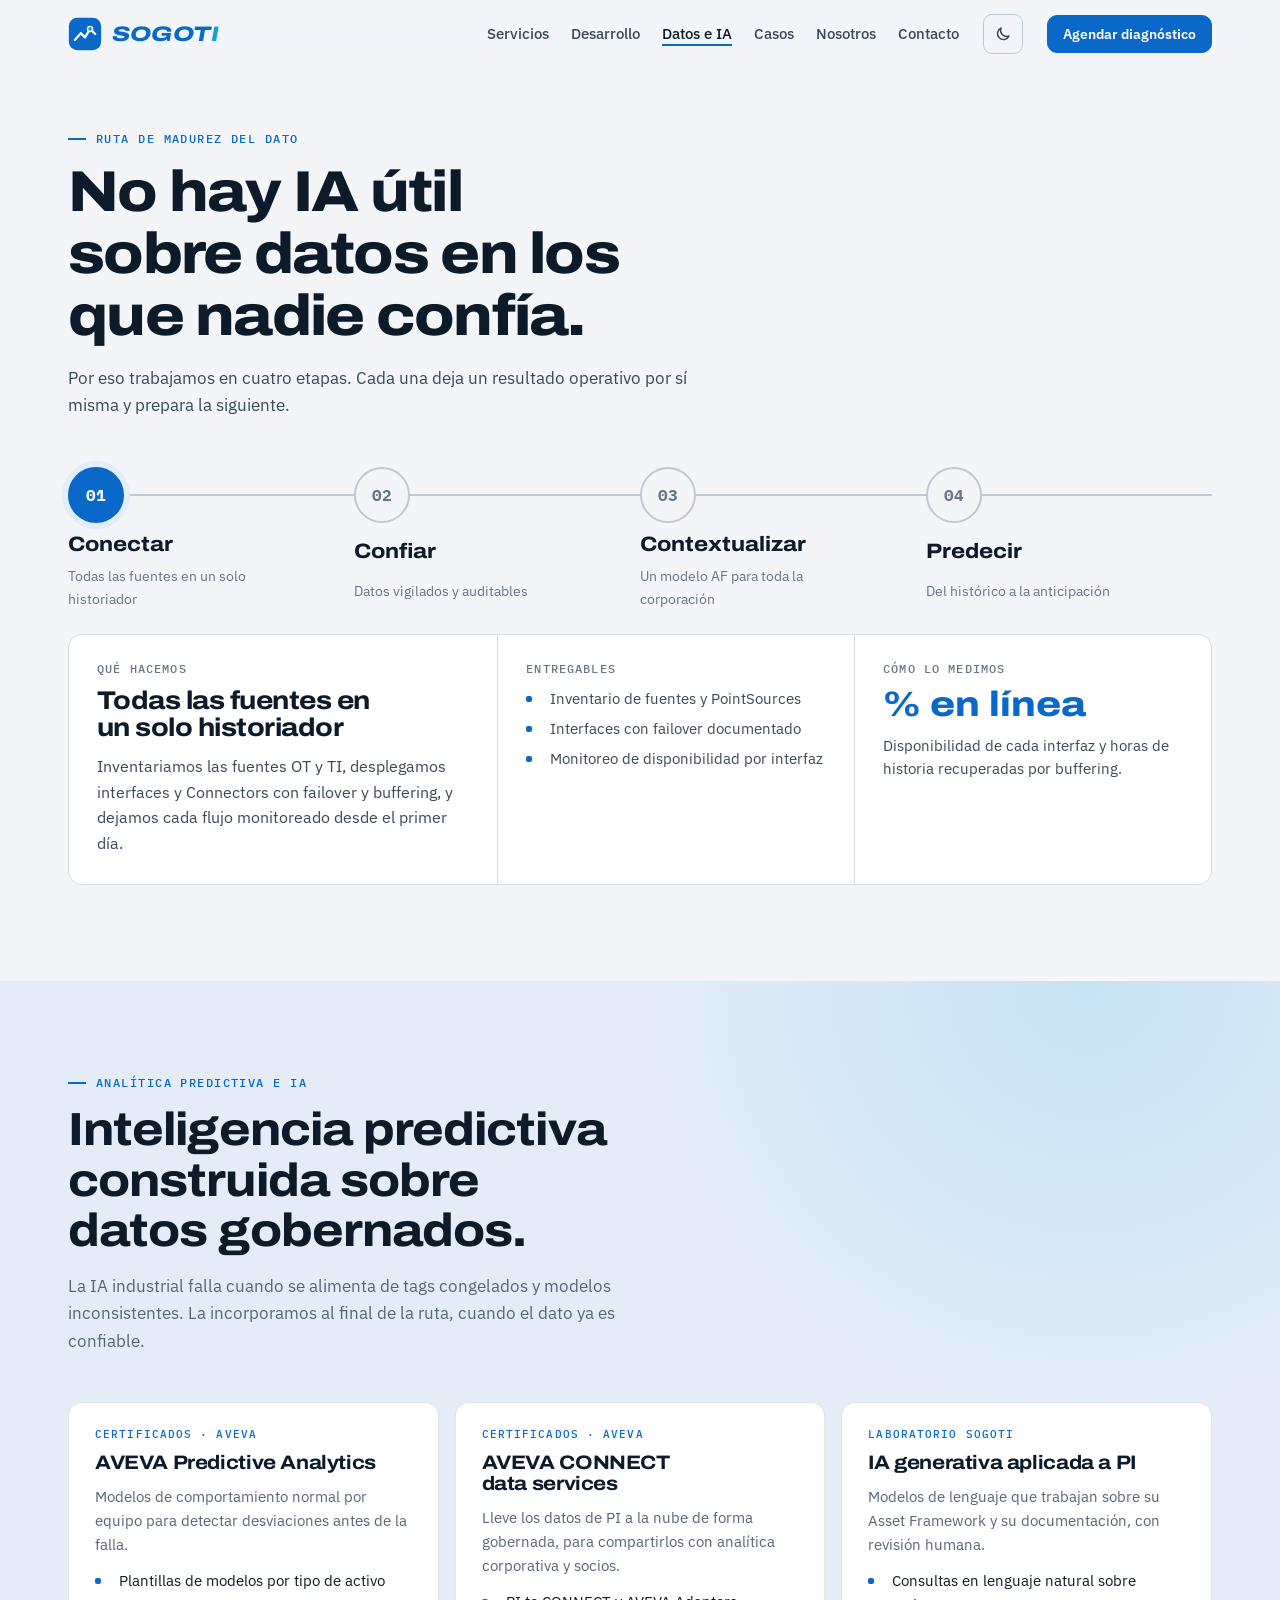
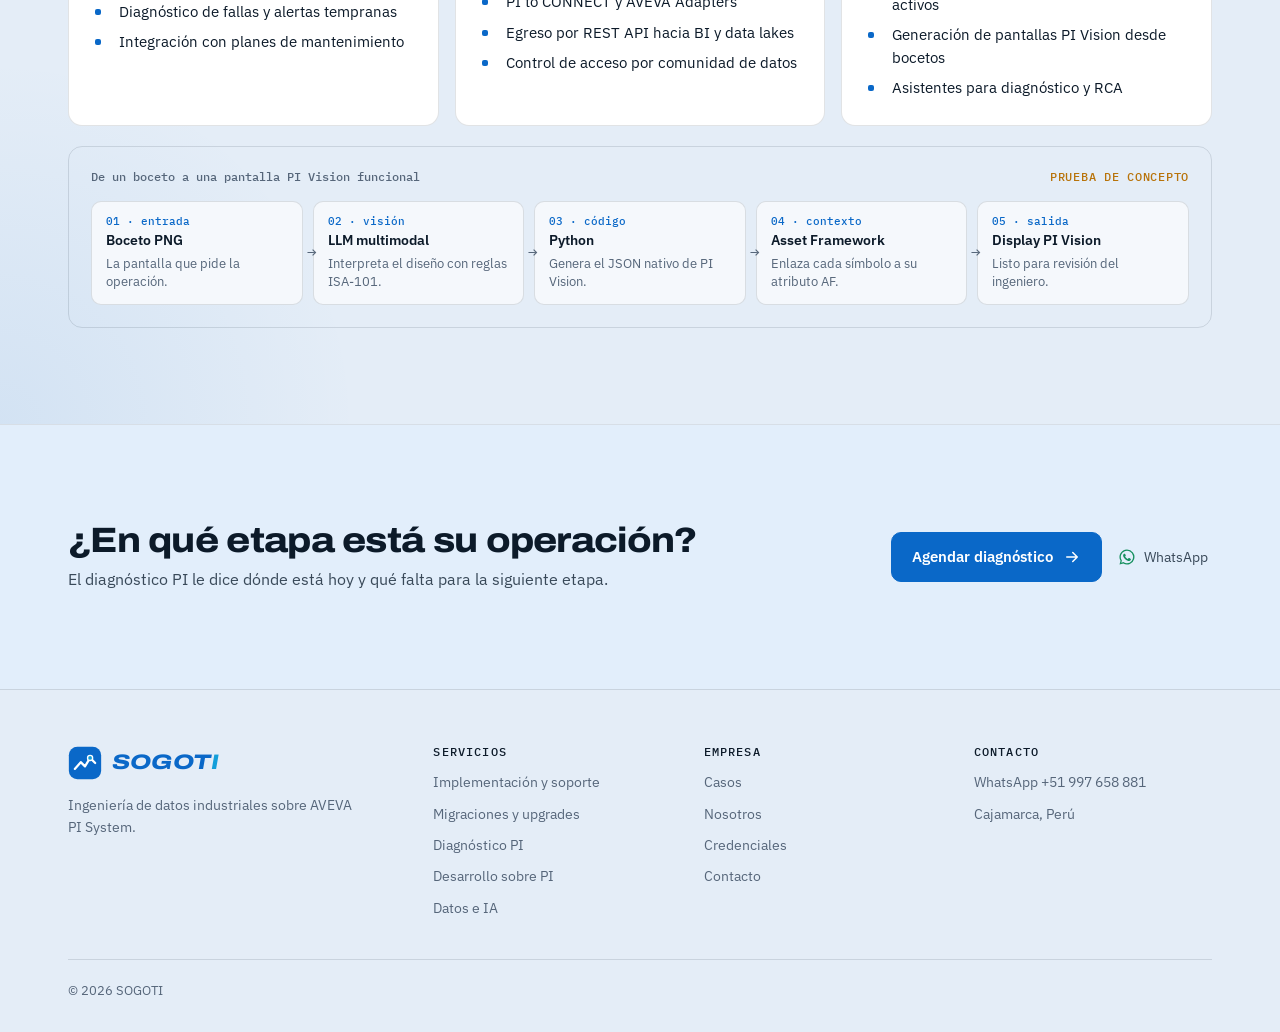
<file: soluciones/index.html>
<!doctype html>
<html lang="es" data-theme="light">
<head>
<meta charset="utf-8">
<meta name="viewport" content="width=device-width, initial-scale=1, viewport-fit=cover">
<title>Calidad del dato, AF e IA · SOGOTI</title>
<meta name="description" content="Ruta de madurez del dato: conectar, confiar, contextualizar y predecir con AVEVA Predictive Analytics, CONNECT e IA aplicada a PI System.">
<link rel="canonical" href="https://sogoti.netlify.app/soluciones/">
<meta property="og:type" content="website">
<meta property="og:site_name" content="SOGOTI">
<meta property="og:title" content="Calidad del dato, AF e IA · SOGOTI">
<meta property="og:description" content="Ruta de madurez del dato: conectar, confiar, contextualizar y predecir con AVEVA Predictive Analytics, CONNECT e IA aplicada a PI System.">
<meta property="og:url" content="https://sogoti.netlify.app/soluciones/">
<meta property="og:image" content="https://sogoti.netlify.app/assets/img/og.png">
<meta name="twitter:card" content="summary_large_image">
<meta name="theme-color" content="#f3f5f8">
<link rel="icon" href="../assets/img/favicon.svg" type="image/svg+xml">
<link rel="preconnect" href="https://fonts.googleapis.com">
<link rel="preconnect" href="https://fonts.gstatic.com" crossorigin>
<link rel="stylesheet" href="https://fonts.googleapis.com/css2?family=Archivo:wdth,wght@100..125,500..800&family=IBM+Plex+Mono:wght@400;500&family=IBM+Plex+Sans:wght@400;500;600&display=swap">
<link rel="stylesheet" href="../assets/css/styles.css">
<script>(function(){var t='light';try{t=localStorage.getItem('sogoti-theme')||'light'}catch(e){}document.documentElement.setAttribute('data-theme',t)})();</script>
</head>
<body>
<svg width="0" height="0" style="position:absolute" aria-hidden="true">
  <symbol id="i-arrow" viewBox="0 0 24 24"><path d="M5 12h14M13 6l6 6-6 6" fill="none" stroke="currentColor" stroke-width="2" stroke-linecap="round" stroke-linejoin="round"/></symbol>
  <symbol id="i-check" viewBox="0 0 24 24"><path d="M20 6 9 17l-5-5" fill="none" stroke="currentColor" stroke-width="2.2" stroke-linecap="round" stroke-linejoin="round"/></symbol>
  <symbol id="i-wa" viewBox="0 0 24 24"><path fill="currentColor" d="M12 2a10 10 0 0 0-8.6 15.1L2 22l5-1.3A10 10 0 1 0 12 2Zm0 18.2c-1.5 0-3-.4-4.3-1.2l-.3-.2-3 .8.8-2.9-.2-.3A8.2 8.2 0 1 1 12 20.2Zm4.5-6.1c-.2-.1-1.5-.7-1.7-.8-.2-.1-.4-.1-.6.1l-.8 1c-.1.2-.3.2-.5.1a6.7 6.7 0 0 1-3.3-2.9c-.3-.4.3-.4.7-1.4.1-.2 0-.3 0-.4l-.8-1.8c-.2-.5-.4-.4-.6-.4h-.5c-.2 0-.4.1-.7.3-.2.3-.9.9-.9 2.2s.9 2.5 1 2.7c.1.2 1.8 2.8 4.4 3.9 1.6.7 2.3.8 3.1.6.5-.1 1.5-.6 1.7-1.2.2-.6.2-1.1.2-1.2-.1-.1-.3-.2-.5-.3Z"/></symbol>
  <symbol id="i-alert" viewBox="0 0 24 24"><path d="M12 3 2 20h20L12 3Zm0 6v5m0 3v.5" fill="none" stroke="currentColor" stroke-width="2" stroke-linecap="round" stroke-linejoin="round"/></symbol>
  <symbol id="i-badge" viewBox="0 0 24 24"><path d="M12 2 4 5v6c0 5 3.4 9.3 8 11 4.6-1.7 8-6 8-11V5l-8-3Zm-3 10 2 2 4-4" fill="none" stroke="currentColor" stroke-width="2" stroke-linecap="round" stroke-linejoin="round"/></symbol>
  <symbol id="i-clock" viewBox="0 0 24 24"><circle cx="12" cy="12" r="9" fill="none" stroke="currentColor" stroke-width="2"/><path d="M12 7v5l3 2" fill="none" stroke="currentColor" stroke-width="2" stroke-linecap="round"/></symbol>
  <symbol id="s-impl" viewBox="0 0 24 24"><g fill="none" stroke="currentColor" stroke-width="1.8" stroke-linecap="round" stroke-linejoin="round"><rect x="3" y="3" width="18" height="6" rx="1.5"/><rect x="3" y="15" width="18" height="6" rx="1.5"/><path d="M7 6h.01M7 18h.01M12 9v6"/></g></symbol>
  <symbol id="s-support" viewBox="0 0 24 24"><g fill="none" stroke="currentColor" stroke-width="1.8" stroke-linecap="round" stroke-linejoin="round"><path d="M4 13a8 8 0 0 1 16 0"/><rect x="2.5" y="13" width="4" height="6" rx="1.2"/><rect x="17.5" y="13" width="4" height="6" rx="1.2"/><path d="M19.5 19c0 1.7-2 2.5-5.5 2.5"/></g></symbol>
  <symbol id="s-maint" viewBox="0 0 24 24"><path d="M14.7 6.3a4 4 0 0 0-5.4 5.4L3 18l3 3 6.3-6.3a4 4 0 0 0 5.4-5.4l-2.5 2.5-2.4-.6-.6-2.4 2.5-2.5Z" fill="none" stroke="currentColor" stroke-width="1.8" stroke-linejoin="round"/></symbol>
  <symbol id="s-quality" viewBox="0 0 24 24"><g fill="none" stroke="currentColor" stroke-width="1.8" stroke-linecap="round" stroke-linejoin="round"><path d="M3 17l5-6 4 4 4-7 5 5"/><circle cx="16" cy="8" r="0.6" fill="currentColor"/><path d="M3 21h18"/></g></symbol>
  <symbol id="s-af" viewBox="0 0 24 24"><g fill="none" stroke="currentColor" stroke-width="1.8" stroke-linecap="round" stroke-linejoin="round"><rect x="9" y="2.5" width="6" height="5" rx="1"/><rect x="2.5" y="16.5" width="6" height="5" rx="1"/><rect x="15.5" y="16.5" width="6" height="5" rx="1"/><path d="M12 7.5v4.5M5.5 16.5V12h13v4.5"/></g></symbol>
  <symbol id="s-int" viewBox="0 0 24 24"><g fill="none" stroke="currentColor" stroke-width="1.8" stroke-linecap="round" stroke-linejoin="round"><path d="M8 3v4M16 3v4M6 7h12v4a6 6 0 0 1-12 0V7Z"/><path d="M12 17v4"/></g></symbol>
</svg>

<header class="nav" id="nav">
  <div class="wrap nav-in">
    <a href="../" class="logo" aria-label="SOGOTI, inicio"><svg viewBox="0 0 40 40" aria-hidden="true"><rect x="1" y="1" width="38" height="38" rx="10" fill="#0a68c8"/><path d="M8 27 15 19l5 5 6-10 6 6" fill="none" stroke="#fff" stroke-width="2.6" stroke-linecap="round" stroke-linejoin="round"/><circle cx="26" cy="14" r="3" fill="#139fda" stroke="#fff" stroke-width="1.6"/></svg><span class="logo-word">SOGOT<span>I</span></span></a>
    <nav class="nav-links" id="navlinks" aria-label="Principal">
      <a href="../servicios/">Servicios</a>
      <a href="../desarrollo/">Desarrollo</a>
      <a href="../soluciones/" aria-current="page">Datos e IA</a>
      <a href="../casos/">Casos</a>
      <a href="../nosotros/">Nosotros</a>
      <a href="../contacto/">Contacto</a>
    </nav>
    <button class="theme-btn" id="themeBtn" type="button" aria-label="Cambiar tema claro u oscuro"><svg class="moon" viewBox="0 0 24 24"><path d="M20 14.5A8 8 0 0 1 9.5 4a8 8 0 1 0 10.5 10.5Z" fill="none" stroke="currentColor" stroke-width="2" stroke-linejoin="round"/></svg><svg class="sun" viewBox="0 0 24 24"><g fill="none" stroke="currentColor" stroke-width="2" stroke-linecap="round"><circle cx="12" cy="12" r="4"/><path d="M12 2v2M12 20v2M4.9 4.9l1.4 1.4M17.7 17.7l1.4 1.4M2 12h2M20 12h2M4.9 19.1l1.4-1.4M17.7 6.3l1.4-1.4"/></g></svg></button>
    <a class="btn btn-primary btn-sm btn-cta" href="../contacto/?interes=Diagn%C3%B3stico%20PI%20System">Agendar diagnóstico</a>
    <button class="menu-btn" id="menuBtn" aria-label="Abrir menú" aria-expanded="false" aria-controls="navlinks">
      <svg width="20" height="20" viewBox="0 0 24 24" aria-hidden="true"><path d="M4 7h16M4 12h16M4 17h16" stroke="currentColor" stroke-width="2" stroke-linecap="round"/></svg>
    </button>
  </div>
</header>

<main id="top">
<section class="sec page-first" id="ruta">
  <div class="wrap">
    <div class="sec-head">
      <span class="eyebrow">Ruta de madurez del dato</span>
      <h1>No hay IA útil sobre datos en los que nadie confía.</h1>
      <p>Por eso trabajamos en cuatro etapas. Cada una deja un resultado operativo por sí misma y prepara la siguiente.</p>
    </div>
    <div class="path-tabs" role="tablist" aria-label="Etapas de la ruta">
      <button class="ptab" role="tab" id="pt-0" aria-selected="true" aria-controls="ppanel" data-i="0"><span class="num">01</span><span class="t">Conectar</span><span class="s">Todas las fuentes en un solo historiador</span></button>
      <button class="ptab" role="tab" id="pt-1" aria-selected="false" aria-controls="ppanel" data-i="1" tabindex="-1"><span class="num">02</span><span class="t">Confiar</span><span class="s">Datos vigilados y auditables</span></button>
      <button class="ptab" role="tab" id="pt-2" aria-selected="false" aria-controls="ppanel" data-i="2" tabindex="-1"><span class="num">03</span><span class="t">Contextualizar</span><span class="s">Un modelo AF para toda la corporación</span></button>
      <button class="ptab" role="tab" id="pt-3" aria-selected="false" aria-controls="ppanel" data-i="3" tabindex="-1"><span class="num">04</span><span class="t">Predecir</span><span class="s">Del histórico a la anticipación</span></button>
    </div>
    <div class="path-panel" id="ppanel" role="tabpanel" aria-labelledby="pt-0">
      <div class="pp-col"><h4>Qué hacemos</h4><h3 id="pp-t">Todas las fuentes en un solo historiador</h3><p id="pp-d">Inventariamos las fuentes OT y TI, desplegamos interfaces y Connectors con failover y buffering, y dejamos cada flujo monitoreado desde el primer día.</p></div>
      <div class="pp-col"><h4>Entregables</h4><ul class="svc-list" id="pp-l"><li>Inventario de fuentes y PointSources</li><li>Interfaces con failover documentado</li><li>Monitoreo de disponibilidad por interfaz</li></ul></div>
      <div class="pp-col"><h4>Cómo lo medimos</h4><b class="pp-metric" id="pp-m">% en línea</b><span class="pp-metric-l" id="pp-ml">Disponibilidad de cada interfaz y horas de historia recuperadas por buffering.</span></div>
    </div>
  </div>
</section>

<section class="sec band" id="ia">
  <div class="wrap">
    <div class="sec-head">
      <span class="eyebrow">Analítica predictiva e IA</span>
      <h2>Inteligencia predictiva construida sobre datos gobernados.</h2>
      <p>La IA industrial falla cuando se alimenta de tags congelados y modelos inconsistentes. La incorporamos al final de la ruta, cuando el dato ya es confiable.</p>
    </div>
    <div class="ai-grid">
      <article class="ai-card"><span class="ai-k">Certificados · AVEVA</span><h3>AVEVA Predictive Analytics</h3><p>Modelos de comportamiento normal por equipo para detectar desviaciones antes de la falla.</p><ul class="svc-list"><li>Plantillas de modelos por tipo de activo</li><li>Diagnóstico de fallas y alertas tempranas</li><li>Integración con planes de mantenimiento</li></ul></article>
      <article class="ai-card"><span class="ai-k">Certificados · AVEVA</span><h3>AVEVA CONNECT data services</h3><p>Lleve los datos de PI a la nube de forma gobernada, para compartirlos con analítica corporativa y socios.</p><ul class="svc-list"><li>PI to CONNECT y AVEVA Adapters</li><li>Egreso por REST API hacia BI y data lakes</li><li>Control de acceso por comunidad de datos</li></ul></article>
      <article class="ai-card"><span class="ai-k">Laboratorio SOGOTI</span><h3>IA generativa aplicada a PI</h3><p>Modelos de lenguaje que trabajan sobre su Asset Framework y su documentación, con revisión humana.</p><ul class="svc-list"><li>Consultas en lenguaje natural sobre activos</li><li>Generación de pantallas PI Vision desde bocetos</li><li>Asistentes para diagnóstico y RCA</li></ul></article>
    </div>
    <div class="flow">
      <div class="flow-h"><span>De un boceto a una pantalla PI Vision funcional</span><b>Prueba de concepto</b></div>
      <div class="flow-steps">
        <div class="fs"><i>01 · entrada</i><b>Boceto PNG</b><span>La pantalla que pide la operación.</span></div>
        <div class="fs"><i>02 · visión</i><b>LLM multimodal</b><span>Interpreta el diseño con reglas ISA-101.</span></div>
        <div class="fs"><i>03 · código</i><b>Python</b><span>Genera el JSON nativo de PI Vision.</span></div>
        <div class="fs"><i>04 · contexto</i><b>Asset Framework</b><span>Enlaza cada símbolo a su atributo AF.</span></div>
        <div class="fs"><i>05 · salida</i><b>Display PI Vision</b><span>Listo para revisión del ingeniero.</span></div>
      </div>
    </div>
  </div>
</section>

<section class="sec cta-band">
  <div class="wrap cta-in">
    <div><h2>¿En qué etapa está su operación?</h2><p>El diagnóstico PI le dice dónde está hoy y qué falta para la siguiente etapa.</p></div>
    <div class="cta-row"><a class="btn btn-primary" href="../contacto/?interes=Diagn%C3%B3stico%20PI%20System">Agendar diagnóstico <svg><use href="#i-arrow"/></svg></a><a class="wa" href="https://wa.me/51997658881" target="_blank" rel="noopener"><svg><use href="#i-wa"/></svg>WhatsApp</a></div>
  </div>
</section>
</main>

<footer>
  <div class="wrap">
    <div class="foot">
      <div>
        <a href="../" class="logo" aria-label="SOGOTI"><svg viewBox="0 0 40 40" aria-hidden="true"><rect x="1" y="1" width="38" height="38" rx="10" fill="#0a68c8"/><path d="M8 27 15 19l5 5 6-10 6 6" fill="none" stroke="#fff" stroke-width="2.6" stroke-linecap="round" stroke-linejoin="round"/><circle cx="26" cy="14" r="3" fill="#139fda" stroke="#fff" stroke-width="1.6"/></svg><span class="logo-word">SOGOT<span>I</span></span></a>
        <p>Ingeniería de datos industriales sobre AVEVA PI System.</p>
      </div>
      <div><h4>Servicios</h4><ul><li><a href="../servicios/">Implementación y soporte</a></li><li><a href="../servicios/">Migraciones y upgrades</a></li><li><a href="../servicios/#diagnostico">Diagnóstico PI</a></li><li><a href="../desarrollo/">Desarrollo sobre PI</a></li><li><a href="../soluciones/">Datos e IA</a></li></ul></div>
      <div><h4>Empresa</h4><ul><li><a href="../casos/">Casos</a></li><li><a href="../nosotros/">Nosotros</a></li><li><a href="../nosotros/#credenciales">Credenciales</a></li><li><a href="../contacto/">Contacto</a></li></ul></div>
      <div><h4>Contacto</h4><ul><li><a href="https://wa.me/51997658881" target="_blank" rel="noopener">WhatsApp +51 997 658 881</a></li><li>Cajamarca, Perú</li></ul></div>
    </div>
    <div class="legal"><span>© 2026 SOGOTI</span></div>
  </div>
</footer>
<script src="../assets/js/main.js" defer></script>
</body>
</html>
</file>
<file: assets/css/styles.css>
/* Layout: una pantalla de operación ISA-101 hecha sitio — neutros fríos, color sólo para acción (azul SOGOTI) y para anomalía (ámbar / rojo). */
:root{
  --bg:#f3f5f8; --bg-2:#e8ecf1; --surface:#ffffff; --ink:#0c1a29; --ink-2:#394959; --muted:#677686;
  --line:#d7dee6; --line-2:#bfc9d4;
  --brand:#0a68c8; --brand-2:#139fda; --brand-ink:#ffffff; --brand-soft:#e2eefb;
  --ok:#17905f; --warn:#c57f06; --bad:#c9372c;
  --band:#0b1622; --band-2:#122030; --band-ink:#e5ecf4; --band-muted:#94a4b6; --band-line:rgba(229,236,244,.12);
  --sb-bg:#e4edf7; --sb-card:#ffffff; --sb-ink:#0c1a29; --sb-muted:#56667a; --sb-line:rgba(12,26,41,.12); --sb-node:#f5f8fc; --sb-node-line:#cfd9e4; --sb-accent:#0a68c8; --sb-hi:#0c1a29; --sb-ok:#17905f; --sb-ok-soft:rgba(23,144,95,.2); --sb-beam:#139fda; --sb-warn:#b8730a; --sb-bad:#c9372c; --sb-cell:#f3f7fb; --sb-core:radial-gradient(120% 120% at 50% 0%,rgba(10,104,200,.12),#ffffff 70%); --sb-core-line:rgba(10,104,200,.45); --sb-glow1:rgba(19,159,218,.14); --sb-glow2:rgba(10,104,200,.08);
  --f-display:'Archivo','Arial Narrow',system-ui,sans-serif;
  --f-body:'IBM Plex Sans',system-ui,-apple-system,'Segoe UI',sans-serif;
  --f-mono:'IBM Plex Mono',ui-monospace,'Cascadia Code',Consolas,monospace;
  --max:1200px; --r:14px; --r-sm:8px;
}
@media (prefers-color-scheme:dark){:root:not([data-theme="light"]){
  --bg:#0a1018; --bg-2:#0e1621; --surface:#111b27; --ink:#e6ecf3; --ink-2:#b2bfcd; --muted:#7f8ea0;
  --line:#1e2a38; --line-2:#2b3a4b; --brand:#3b95ee; --brand-2:#3cc1f0; --brand-ink:#03111e; --brand-soft:#10263b;
  --ok:#3acb8d; --warn:#eeaa38; --bad:#f06459; --band:#0d1824; --band-2:#13222f; --sb-bg:#0d1824; --sb-card:#13222f; --sb-ink:#e5ecf4; --sb-muted:#94a4b6; --sb-line:rgba(229,236,244,.12); --sb-node:rgba(255,255,255,.03); --sb-node-line:rgba(229,236,244,.16); --sb-accent:#5fc6f2; --sb-hi:#ffffff; --sb-ok:#3acb8d; --sb-ok-soft:rgba(58,203,141,.25); --sb-beam:#3cc1f0; --sb-warn:#f3b54a; --sb-bad:#ff7a6e; --sb-cell:rgba(0,0,0,.25); --sb-core:radial-gradient(120% 120% at 50% 0%,rgba(59,149,238,.22),rgba(11,22,34,.6)); --sb-core-line:rgba(59,149,238,.5); --sb-glow1:rgba(19,159,218,.18); --sb-glow2:rgba(10,104,200,.16); color-scheme:dark }}
:root[data-theme="dark"]{
  --bg:#0a1018; --bg-2:#0e1621; --surface:#111b27; --ink:#e6ecf3; --ink-2:#b2bfcd; --muted:#7f8ea0;
  --line:#1e2a38; --line-2:#2b3a4b; --brand:#3b95ee; --brand-2:#3cc1f0; --brand-ink:#03111e; --brand-soft:#10263b;
  --ok:#3acb8d; --warn:#eeaa38; --bad:#f06459; --band:#0d1824; --band-2:#13222f; --sb-bg:#0d1824; --sb-card:#13222f; --sb-ink:#e5ecf4; --sb-muted:#94a4b6; --sb-line:rgba(229,236,244,.12); --sb-node:rgba(255,255,255,.03); --sb-node-line:rgba(229,236,244,.16); --sb-accent:#5fc6f2; --sb-hi:#ffffff; --sb-ok:#3acb8d; --sb-ok-soft:rgba(58,203,141,.25); --sb-beam:#3cc1f0; --sb-warn:#f3b54a; --sb-bad:#ff7a6e; --sb-cell:rgba(0,0,0,.25); --sb-core:radial-gradient(120% 120% at 50% 0%,rgba(59,149,238,.22),rgba(11,22,34,.6)); --sb-core-line:rgba(59,149,238,.5); --sb-glow1:rgba(19,159,218,.18); --sb-glow2:rgba(10,104,200,.16); color-scheme:dark }

*,*::before,*::after{box-sizing:border-box}
[hidden]{display:none!important}
html{scroll-behavior:smooth;scroll-padding-top:84px}
body{margin:0;background:var(--bg);color:var(--ink);font:400 16px/1.6 var(--f-body);-webkit-font-smoothing:antialiased;overflow-x:hidden}
body::before{content:"";position:fixed;inset:0 0 auto;height:env(safe-area-inset-top,0px);z-index:60;background:var(--bg)}
a{color:inherit;text-decoration:none}
h1,h2,h3,h4{margin:0;font-family:var(--f-display);font-stretch:112%;letter-spacing:-.02em;line-height:1.08;text-wrap:balance}
p{margin:0}
ul{margin:0;padding:0;list-style:none}
:focus-visible{outline:2px solid var(--brand-2);outline-offset:3px;border-radius:6px}
.wrap{max-width:var(--max);margin:0 auto;padding-left:max(16px,env(safe-area-inset-left,0px));padding-right:max(16px,env(safe-area-inset-right,0px))}
@media(min-width:720px){.wrap{padding-left:max(28px,env(safe-area-inset-left,0px));padding-right:max(28px,env(safe-area-inset-right,0px))}}
.mono{font-family:var(--f-mono)}
.tnum{font-variant-numeric:tabular-nums}

/* eyebrow & headings */
.eyebrow{display:inline-flex;align-items:center;gap:10px;font:500 12px/1 var(--f-mono);letter-spacing:.12em;text-transform:uppercase;color:var(--brand)}
.eyebrow::before{content:"";width:18px;height:2px;background:currentColor}
.sec{padding-block:96px}
.sec-head{display:grid;gap:16px;max-width:760px;margin-bottom:48px}
.sec-head h2{font-size:clamp(1.9rem,4vw,2.9rem);font-weight:750}
.sec-head p{color:var(--ink-2);font-size:1.075rem;max-width:62ch}
.alt{background:var(--surface);border-block:1px solid var(--line)}

/* buttons */
.btn{display:inline-flex;align-items:center;gap:10px;font:600 15px/1 var(--f-body);padding:15px 20px;border-radius:10px;border:1px solid var(--line-2);background:transparent;color:var(--ink);cursor:pointer;transition:transform .2s,background .2s,border-color .2s}
.btn:hover{border-color:var(--ink-2)}
.btn-primary{background:var(--brand);border-color:var(--brand);color:var(--brand-ink)}
.btn-primary:hover{transform:translateY(-1px);border-color:var(--brand);filter:brightness(1.08)}
.btn svg{width:18px;height:18px;flex:none}
.btn-sm{padding:11px 15px;font-size:14px}

/* nav */
.nav{position:sticky;top:env(safe-area-inset-top,0px);z-index:50;background:color-mix(in srgb,var(--bg) 86%,transparent);backdrop-filter:blur(14px) saturate(150%);-webkit-backdrop-filter:blur(14px) saturate(150%);border-bottom:1px solid transparent;transition:border-color .3s}
.nav.scrolled{border-color:var(--line)}
.nav-in{display:flex;align-items:center;gap:24px;height:68px}
.logo{display:flex;align-items:center;gap:10px}
.logo svg{width:34px;height:34px;flex:none}
.logo-word{font:800 21px/1 var(--f-display);font-stretch:125%;font-style:italic;letter-spacing:.01em;color:var(--brand)}
.logo-word span{color:var(--brand-2)}
.nav-links{display:flex;gap:22px;margin-left:auto}
.nav-links a{font-size:14.5px;color:var(--ink-2);font-weight:500}
.nav-links a:hover{color:var(--ink)}
.menu-btn{display:none;background:none;border:1px solid var(--line-2);border-radius:8px;width:42px;height:42px;color:var(--ink);cursor:pointer}
@media(max-width:1100px){
  .nav-links{display:none;position:absolute;top:68px;left:0;right:0;flex-direction:column;gap:0;background:var(--surface);border-bottom:1px solid var(--line);padding:8px max(16px,env(safe-area-inset-right,0px)) 16px max(16px,env(safe-area-inset-left,0px))}
  .nav-links.open{display:flex}
  .nav-links a{padding:12px 0;border-bottom:1px solid var(--line);font-size:16px}
  .menu-btn{display:grid;place-items:center}
  .nav .btn-cta{display:none}
  .theme-btn{margin-left:auto}
}

/* hero */
.hero{position:relative;padding-block:64px 72px;overflow:hidden}
.hero::before{content:"";position:absolute;inset:0;z-index:0;opacity:.55;pointer-events:none;
  background-image:linear-gradient(var(--line) 1px,transparent 1px),linear-gradient(90deg,var(--line) 1px,transparent 1px);background-size:48px 48px;
  -webkit-mask-image:radial-gradient(80% 70% at 75% 30%,#000 20%,transparent 75%);mask-image:radial-gradient(80% 70% at 75% 30%,#000 20%,transparent 75%)}
.hero-grid{position:relative;z-index:1;display:grid;grid-template-columns:1.05fr .95fr;gap:56px;align-items:center}
.hero-copy{display:grid;gap:26px;min-width:0}
.pill{justify-self:start;display:inline-flex;align-items:center;gap:10px;padding:6px 14px 6px 6px;border:1px solid var(--line-2);border-radius:999px;background:var(--surface);font-size:13.5px;color:var(--ink-2)}
.pill b{font:500 11px/1 var(--f-mono);letter-spacing:.06em;text-transform:uppercase;padding:6px 9px;border-radius:999px;background:var(--brand-soft);color:var(--brand)}
.hero h1{font-size:clamp(2.6rem,6.2vw,4.7rem);font-weight:800;font-stretch:118%;letter-spacing:-.035em;line-height:.98}
.hero h1 .l2{display:block;color:var(--brand)}
.lead{font-size:1.15rem;color:var(--ink-2);max-width:56ch}
.cta-row{display:flex;flex-wrap:wrap;gap:12px;align-items:center}
.wa{display:inline-flex;align-items:center;gap:8px;font-size:14px;color:var(--ink-2);padding:8px 4px}
.wa:hover{color:var(--ok)}
.wa svg{width:18px;height:18px;color:var(--ok)}
.creds{display:flex;flex-wrap:wrap;gap:8px;padding-top:6px;border-top:1px solid var(--line)}
.creds-label{width:100%;font:500 11.5px/1 var(--f-mono);letter-spacing:.1em;text-transform:uppercase;color:var(--muted);padding-top:18px;margin-bottom:4px}
.cred{display:inline-flex;align-items:center;gap:8px;font-size:13px;font-weight:500;padding:8px 12px;border-radius:8px;background:var(--surface);border:1px solid var(--line);color:var(--ink)}
.cred svg{width:15px;height:15px;color:var(--brand)}

/* console */
.console{--band:var(--sb-card);--band-2:var(--sb-bg);--band-ink:var(--sb-ink);--band-muted:var(--sb-muted);--band-line:var(--sb-line);min-width:0;background:var(--band);color:var(--band-ink);border-radius:18px;border:1px solid var(--band-line);box-shadow:0 30px 60px -30px rgba(8,20,35,.55),0 0 0 6px color-mix(in srgb,var(--brand) 8%,transparent);overflow:hidden}
.c-bar{display:flex;align-items:center;gap:10px;padding:12px 16px;border-bottom:1px solid var(--band-line);font:500 12px/1 var(--f-mono);color:var(--band-muted)}
.c-dot{width:8px;height:8px;border-radius:50%;background:var(--ok);box-shadow:0 0 0 4px color-mix(in srgb,var(--ok) 25%,transparent)}
.c-bar .tag-ex{margin-left:auto;padding:4px 8px;border:1px solid var(--band-line);border-radius:6px;letter-spacing:.06em;text-transform:uppercase;font-size:10.5px}
.c-kpis{display:grid;grid-template-columns:repeat(3,1fr);border-bottom:1px solid var(--band-line)}
.c-kpi{padding:14px 16px;display:grid;gap:4px;min-width:0}
.c-kpi+.c-kpi{border-left:1px solid var(--band-line)}
.c-kpi span{font:500 10.5px/1.2 var(--f-mono);letter-spacing:.08em;text-transform:uppercase;color:var(--band-muted)}
.c-kpi b{font:700 1.45rem/1.1 var(--f-display);font-stretch:110%;font-variant-numeric:tabular-nums}
.c-kpi b small{font-size:.7em;color:var(--band-muted);font-weight:600}
.c-chart{padding:14px 16px 6px}
.c-chart-h{display:flex;justify-content:space-between;gap:12px;font:500 11.5px/1.3 var(--f-mono);color:var(--band-muted);margin-bottom:8px}
.c-chart-h b{color:var(--band-ink);font-weight:500}
canvas#trend{width:100%;height:120px;display:block}
.c-tags{padding:6px 8px 8px}
.c-row{display:grid;grid-template-columns:1fr auto auto;gap:14px;align-items:center;padding:9px 8px;border-radius:8px;font:400 12.5px/1.2 var(--f-mono)}
.c-row+.c-row{border-top:1px dashed var(--band-line)}
.c-row .n{overflow:hidden;text-overflow:ellipsis;white-space:nowrap;min-width:0}
.c-row .v{color:var(--band-muted);font-variant-numeric:tabular-nums;text-align:right}
.st{font:500 10.5px/1 var(--f-mono);letter-spacing:.05em;text-transform:uppercase;padding:5px 7px;border-radius:5px;white-space:nowrap}
.st-ok{color:var(--ok);background:color-mix(in srgb,var(--ok) 14%,transparent)}
.st-warn{color:var(--sb-warn);background:color-mix(in srgb,var(--sb-warn) 14%,transparent)}
.st-bad{color:var(--sb-bad);background:color-mix(in srgb,var(--sb-bad) 13%,transparent)}
.c-row.hl{background:color-mix(in srgb,var(--sb-warn) 9%,transparent)}
.c-filters{display:flex;flex-wrap:wrap;gap:8px;align-items:center;padding:10px 16px;border-bottom:1px solid var(--band-line)}
.seg{display:inline-flex;padding:3px;border-radius:8px;background:var(--sb-node);border:1px solid var(--band-line)}
.seg button{font:500 12px/1 var(--f-body);color:var(--band-muted);background:none;border:0;padding:7px 11px;border-radius:6px;cursor:pointer}
.seg button[aria-pressed="true"]{background:var(--brand);color:var(--brand-ink)}
.seg button:hover{color:var(--sb-hi)}
.c-time{margin-left:auto;font-size:11.5px;color:var(--band-muted)}
.c-kpis4{grid-template-columns:repeat(4,1fr)}
.c-kpis4 .c-kpi b{font-size:1.2rem}
.c-kpi i{font:500 11px/1.2 var(--f-mono);font-style:normal}
.c-kpi i.ok{color:var(--ok)} .c-kpi i.warn{color:var(--sb-warn)}
.lg{display:inline-flex;gap:12px}.lg em{font-style:normal;display:inline-flex;align-items:center;gap:5px}.lg em::before{content:"";width:10px;height:2px;background:var(--c)}
.c-foot{display:grid;gap:7px;margin:0 16px 16px;padding:12px 14px;border-radius:10px;border:1px solid var(--band-line);background:var(--sb-node);font-size:12.5px}
.c-foot .fh{display:flex;justify-content:space-between;gap:10px;color:var(--band-muted)}.c-foot .fh b{color:var(--band-ink);font-family:var(--f-mono);font-weight:500}
.bar{height:6px;border-radius:4px;background:var(--sb-line);overflow:hidden}.bar i{display:block;height:100%;background:linear-gradient(90deg,#1a74d6,#3cc1f0);border-radius:4px;transition:width .6s}
@media(max-width:560px){.c-kpis4{grid-template-columns:repeat(2,1fr)}.c-kpis4 .c-kpi:nth-child(3){border-left:0}.c-kpis4 .c-kpi:nth-child(n+3){border-top:1px solid var(--band-line)}.c-time{display:none}}
.theme-btn{width:40px;height:40px;display:grid;place-items:center;border-radius:9px;border:1px solid var(--line-2);background:transparent;color:var(--ink-2);cursor:pointer;flex:none}
.theme-btn:hover{color:var(--ink);border-color:var(--ink-2)}
.theme-btn svg{width:18px;height:18px}
.theme-btn .sun{display:none}
:root[data-theme="dark"] .theme-btn .sun{display:block}:root[data-theme="dark"] .theme-btn .moon{display:none}
/* desarrollo */
.dev{display:grid;grid-template-columns:1fr 1.25fr;gap:16px;align-items:stretch}
.code{background:var(--band);color:var(--band-ink);border:1px solid var(--band-line);border-radius:var(--r);padding:24px;display:grid;gap:14px;align-content:start;min-width:0}
.code .ck{font:500 11px/1 var(--f-mono);letter-spacing:.1em;text-transform:uppercase;color:#5fc6f2}
.code pre{margin:0;overflow-x:auto;font:400 12.5px/1.65 var(--f-mono);color:var(--band-ink)}
.code pre .k{color:#5fc6f2}.code pre .s{color:#9fe0b8}.code pre .n{color:#f3b54a}.code pre .c{color:var(--band-muted)}
.code p{color:var(--band-muted);font-size:14px}
.dev-cards{display:grid;grid-template-columns:1fr 1fr;gap:16px}
.dev-card{background:var(--surface);border:1px solid var(--line);border-radius:var(--r);padding:24px;display:grid;gap:10px;align-content:start}
.dev-card h3{font-size:1.15rem;font-weight:720}
.dev-card p{font-size:14.5px;color:var(--ink-2)}
.dev-card .svc-ic{width:40px;height:40px}
.uses{margin-top:22px;display:flex;flex-wrap:wrap;gap:8px;align-items:center}
.uses span:first-child{font:500 12px/1 var(--f-mono);letter-spacing:.1em;text-transform:uppercase;color:var(--muted);margin-right:6px}
@media(max-width:980px){.dev{grid-template-columns:1fr}}
@media(max-width:560px){.dev-cards{grid-template-columns:1fr}}
/* metodologías */
.pm{margin-top:16px;display:grid;grid-template-columns:auto 1fr 1fr;gap:0;border:1px solid var(--line);border-radius:var(--r);background:var(--surface);overflow:hidden}
.pm>div{padding:22px 24px;display:grid;gap:6px;align-content:start;min-width:0}
.pm>div+div{border-left:1px solid var(--line)}
.pm .pm-h{justify-content:start;align-content:center}
.pm .pm-h h3{font-size:1.15rem;font-weight:740;max-width:18ch}
.pm b{font:750 1.25rem/1 var(--f-display);font-stretch:112%;color:var(--brand)}
.pm p{font-size:14.5px;color:var(--ink-2)}
@media(max-width:860px){.pm{grid-template-columns:1fr}.pm>div+div{border-left:0;border-top:1px solid var(--line)}}
.diag-l{display:grid;gap:18px;align-content:start}
/* arquitectura PI */
.arch-panel{background:var(--band);color:var(--band-ink);border:1px solid var(--band-line);border-radius:18px;padding:32px 28px;overflow:hidden}
.arch-cap{display:flex;flex-wrap:wrap;justify-content:space-between;gap:8px;font:400 12px/1.4 var(--f-mono);color:var(--band-muted);margin-bottom:26px}
.arch-cap b{color:var(--sb-accent);font-weight:500;letter-spacing:.08em;text-transform:uppercase}
.arch{display:grid;grid-template-columns:1fr 1.25fr 1fr;gap:56px;align-items:center}
.arch-col{display:flex;flex-direction:column;gap:10px;position:relative;min-width:0}
.arch-col h4{font:500 11px/1 var(--f-mono);text-transform:uppercase;letter-spacing:.12em;color:var(--band-muted);margin-bottom:4px;font-stretch:100%}
.node{padding:11px 14px;border-radius:11px;border:1px solid var(--sb-node-line);background:var(--sb-node);font-size:14px;color:var(--band-ink);display:flex;align-items:center;justify-content:space-between;gap:10px;min-width:0}
.node small{font:400 11px var(--f-mono);color:var(--band-muted);white-space:nowrap}
.core{padding:22px;border-radius:16px;border:1px solid var(--sb-core-line);background:var(--sb-core);box-shadow:0 0 60px -20px var(--sb-core-line)}
.core-title{display:flex;justify-content:space-between;align-items:center;gap:10px;font-weight:600;margin-bottom:14px;color:var(--sb-hi)}
.core-title span{font:400 11px var(--f-mono);color:var(--sb-ok);display:inline-flex;align-items:center;gap:6px}
.core-title span::before{content:"";width:7px;height:7px;border-radius:50%;background:var(--sb-ok);box-shadow:0 0 0 3px var(--sb-ok-soft)}
.core-grid{display:grid;grid-template-columns:1fr 1fr;gap:8px}
.core-grid div{font-size:13px;padding:9px 11px;border-radius:9px;background:var(--sb-cell);border:1px solid var(--band-line);color:var(--band-ink)}
.core-grid .full{grid-column:span 2;font:400 12px var(--f-mono);color:var(--sb-accent)}
.arch-col.src::after,.arch-col.out::before{content:"";position:absolute;top:50%;width:56px;height:2px;transform:translateY(-50%);background:repeating-linear-gradient(90deg,var(--sb-beam) 0 8px,transparent 8px 16px);background-size:32px 2px;animation:flow 1.1s linear infinite;opacity:.85}
.arch-col.src::after{right:-56px}.arch-col.out::before{left:-56px}
@keyframes flow{to{background-position:32px 0}}
@keyframes flowv{to{background-position:0 28px}}
.arch-foot{margin-top:24px;padding-top:18px;border-top:1px solid var(--band-line);display:flex;flex-wrap:wrap;gap:8px 20px;font-size:13.5px;color:var(--band-muted)}
.arch-foot b{color:var(--band-ink);font-weight:600}
@media(max-width:980px){
  .arch{grid-template-columns:1fr;gap:40px}
  .arch-col.src::after,.arch-col.out::before{width:2px;height:40px;left:50%;right:auto;top:auto;transform:translateX(-50%);background:repeating-linear-gradient(180deg,var(--sb-beam) 0 7px,transparent 7px 14px);background-size:2px 28px;animation-name:flowv}
  .arch-col.src::after{bottom:-40px}.arch-col.out::before{top:-40px}
  .arch-col.src,.arch-col.out{display:grid;grid-template-columns:1fr 1fr;gap:8px}
  .arch-col h4{grid-column:span 2}
}
@media(max-width:520px){.arch-col.src,.arch-col.out{grid-template-columns:1fr}.arch-col h4{grid-column:auto}.arch-panel{padding:24px 16px}}
.c-alert{display:flex;gap:10px;align-items:flex-start;margin:0 16px 16px;padding:12px 14px;border-radius:10px;border:1px solid rgba(243,181,74,.35);background:rgba(243,181,74,.08);font-size:13px;line-height:1.45;color:var(--band-ink)}
.c-alert svg{width:18px;height:18px;flex:none;color:var(--sb-warn);margin-top:1px}
.c-alert code{font:500 12px var(--f-mono);color:var(--sb-warn)}
@media(max-width:980px){.hero-grid{grid-template-columns:1fr;gap:44px}}
@media(max-width:460px){.c-kpi b{font-size:1.15rem}.c-row{grid-template-columns:1fr auto;}.c-row .v{display:none}}

/* kpi strip */
.kpis{display:grid;grid-template-columns:repeat(5,1fr);border:1px solid var(--line);border-radius:var(--r);background:var(--surface)}
.kpi{padding:26px 22px;display:grid;gap:8px;align-content:start;min-width:0}
.kpi+.kpi{border-left:1px solid var(--line)}
.kpi b{font:800 clamp(2rem,3.4vw,2.7rem)/1 var(--f-display);font-stretch:115%;letter-spacing:-.03em;color:var(--ink);font-variant-numeric:tabular-nums}
.kpi b em{font-style:normal;color:var(--brand)}
.kpi span{font-size:14px;color:var(--ink-2);line-height:1.45}
.kpi-note{margin-top:14px;font:400 12.5px/1.4 var(--f-mono);color:var(--muted)}
@media(max-width:980px){.kpis{grid-template-columns:repeat(2,1fr)}.kpi+.kpi{border-left:0}.kpi{border-top:1px solid var(--line)}.kpi:nth-child(-n+2){border-top:0}.kpi:nth-child(even){border-left:1px solid var(--line)}.kpi:last-child{grid-column:1/-1;border-left:0}}

/* experience marquee */
.ops{padding-block:40px 8px}
.ops-label{font:500 12px/1 var(--f-mono);letter-spacing:.1em;text-transform:uppercase;color:var(--muted);margin-bottom:18px}
.marquee{overflow:hidden;-webkit-mask-image:linear-gradient(90deg,transparent,#000 8%,#000 92%,transparent);mask-image:linear-gradient(90deg,transparent,#000 8%,#000 92%,transparent)}
.track{display:flex;gap:44px;width:max-content;animation:scroll 46s linear infinite}
.track span{font:700 1.15rem/1 var(--f-display);font-stretch:108%;color:var(--muted);white-space:nowrap;display:inline-flex;align-items:center;gap:8px}
.track span i{font:500 10.5px/1 var(--f-mono);font-style:normal;color:var(--muted);opacity:.75;border:1px solid var(--line-2);padding:3px 5px;border-radius:4px}
@keyframes scroll{to{transform:translateX(-50%)}}
.marquee:hover .track{animation-play-state:paused}

/* problem */
.prob{display:grid;grid-template-columns:repeat(4,1fr);gap:16px}
.prob-card{background:var(--surface);border:1px solid var(--line);border-radius:var(--r);padding:24px;display:grid;gap:12px;align-content:start}
.prob-card h3{font-size:1.2rem;font-weight:700}
.prob-card p{color:var(--ink-2);font-size:15px}
.prob-card .st{justify-self:start}
.prob-card .st-warn{color:var(--warn);background:color-mix(in srgb,var(--warn) 13%,transparent)}
.prob-card .st-bad{color:var(--bad);background:color-mix(in srgb,var(--bad) 12%,transparent)}
.prob-foot{margin-top:28px;font-size:1.05rem;color:var(--ink-2)}
.prob-foot b{color:var(--ink)}
@media(max-width:980px){.prob{grid-template-columns:repeat(2,1fr)}}
@media(max-width:560px){.prob{grid-template-columns:1fr}}

/* services */
.svc{display:grid;grid-template-columns:repeat(3,1fr);gap:0;border:1px solid var(--line);border-radius:var(--r);overflow:hidden;background:var(--line)}
.svc-card{background:var(--surface);padding:30px 28px;display:grid;gap:14px;align-content:start;outline:1px solid var(--line)}
.svc-ic{width:44px;height:44px;border-radius:10px;display:grid;place-items:center;background:var(--brand-soft);color:var(--brand)}
.svc-ic svg{width:22px;height:22px}
.svc-card h3{font-size:1.28rem;font-weight:720}
.svc-card>p{color:var(--ink-2);font-size:15px}
.svc-list{display:grid;gap:7px;font-size:14.5px;color:var(--ink-2)}
.svc-list li{display:grid;grid-template-columns:16px 1fr;gap:8px}
.svc-list li::before{content:"";width:6px;height:6px;margin-top:9px;border-radius:2px;background:var(--brand)}
.chips{display:flex;flex-wrap:wrap;gap:6px;margin-top:4px}
.chip{font:500 11.5px/1 var(--f-mono);padding:6px 8px;border-radius:6px;border:1px solid var(--line);color:var(--muted);background:var(--bg)}
.train{margin-top:16px;display:flex;flex-wrap:wrap;gap:16px;align-items:center;justify-content:space-between;padding:20px 24px;border:1px dashed var(--line-2);border-radius:var(--r)}
.train p{color:var(--ink-2);min-width:0;flex:1 1 380px}
.train b{color:var(--ink)}
@media(max-width:980px){.svc{grid-template-columns:repeat(2,1fr)}}
@media(max-width:640px){.svc{grid-template-columns:1fr}}

/* maturity path */
.path-tabs{display:grid;grid-template-columns:repeat(4,1fr);gap:0;position:relative;margin-bottom:24px}
.path-tabs::before{content:"";position:absolute;left:0;right:0;top:27px;height:2px;background:var(--line-2)}
.ptab{position:relative;display:grid;gap:10px;justify-items:start;padding:0 16px 0 0;background:none;border:0;cursor:pointer;text-align:left;color:var(--ink-2);font:inherit}
.ptab .num{position:relative;z-index:1;width:56px;height:56px;border-radius:50%;display:grid;place-items:center;font:700 1rem/1 var(--f-mono);background:var(--bg);border:2px solid var(--line-2);color:var(--muted);transition:all .25s}
.ptab .t{font:750 1.3rem/1.1 var(--f-display);font-stretch:112%;color:var(--ink)}
.ptab .s{font-size:14px;color:var(--muted);max-width:24ch}
.ptab[aria-selected="true"] .num{background:var(--brand);border-color:var(--brand);color:var(--brand-ink);box-shadow:0 0 0 6px var(--brand-soft)}
.ptab:hover .num{border-color:var(--brand)}
.path-panel{display:grid;grid-template-columns:1.2fr 1fr 1fr;gap:0;border:1px solid var(--line);border-radius:var(--r);background:var(--surface);overflow:hidden}
.pp-col{padding:28px;display:grid;gap:12px;align-content:start;min-width:0}
.pp-col+.pp-col{border-left:1px solid var(--line)}
.pp-col h4{font:500 11.5px/1 var(--f-mono);letter-spacing:.1em;text-transform:uppercase;color:var(--muted)}
.pp-col h3{font-size:1.6rem;font-weight:750}
.pp-col p{color:var(--ink-2)}
.pp-metric{font:800 2.2rem/1 var(--f-display);font-stretch:115%;color:var(--brand)}
.pp-metric-l{font-size:14.5px;color:var(--ink-2)}
@media(max-width:860px){
  .path-tabs{grid-template-columns:repeat(2,1fr);gap:20px}.path-tabs::before{display:none}
  .path-panel{grid-template-columns:1fr}.pp-col+.pp-col{border-left:0;border-top:1px solid var(--line)}
}

/* AI band */
.band{--band:var(--sb-bg);--band-2:var(--sb-card);--band-ink:var(--sb-ink);--band-muted:var(--sb-muted);--band-line:var(--sb-line);background:var(--band);color:var(--band-ink);position:relative;overflow:hidden}
.band::before{content:"";position:absolute;inset:0;pointer-events:none;background:radial-gradient(50% 60% at 85% 0%,var(--sb-glow1),transparent 70%),radial-gradient(40% 50% at 0% 100%,var(--sb-glow2),transparent 70%)}
.band .wrap{position:relative}
.band .eyebrow{color:var(--sb-accent)}
.band .sec-head p{color:var(--band-muted)}
.ai-grid{display:grid;grid-template-columns:repeat(3,1fr);gap:16px}
.ai-card{background:var(--band-2);border:1px solid var(--band-line);border-radius:var(--r);padding:26px;display:grid;gap:12px;align-content:start}
.ai-card h3{font-size:1.22rem;font-weight:720;color:var(--sb-hi)}
.ai-card p{color:var(--band-muted);font-size:15px}
.ai-card .svc-list{color:var(--band-ink)}
.ai-card .svc-list li::before{background:var(--sb-accent)}
.ai-k{font:500 11px/1 var(--f-mono);letter-spacing:.1em;text-transform:uppercase;color:var(--sb-accent)}
.flow{margin-top:20px;border:1px solid var(--band-line);border-radius:var(--r);padding:22px;overflow-x:auto}
.flow-h{display:flex;flex-wrap:wrap;justify-content:space-between;gap:8px;margin-bottom:16px;font:500 12px/1.3 var(--f-mono);color:var(--band-muted)}
.flow-h b{color:var(--sb-warn);font-weight:500;letter-spacing:.06em;text-transform:uppercase}
.flow-steps{display:grid;grid-template-columns:repeat(5,minmax(150px,1fr));gap:10px;min-width:820px}
.fs{position:relative;padding:14px;border-radius:10px;background:var(--sb-node);border:1px solid var(--band-line);display:grid;gap:6px}
.fs b{font:600 14px/1.2 var(--f-body);color:var(--sb-hi)}
.fs span{font-size:12.5px;color:var(--band-muted);line-height:1.4}
.fs i{font:500 10.5px/1 var(--f-mono);font-style:normal;color:var(--sb-accent)}
.fs:not(:last-child)::after{content:"→";position:absolute;right:-10px;top:50%;transform:translate(50%,-50%);color:var(--band-muted);font-family:var(--f-mono);z-index:1}
@media(max-width:900px){.ai-grid{grid-template-columns:1fr}}

/* method */
.method{display:grid;grid-template-columns:repeat(5,1fr);gap:0;border:1px solid var(--line);border-radius:var(--r);overflow:hidden;background:var(--surface)}
.m-step{padding:24px 22px;display:grid;gap:10px;align-content:start;min-width:0}
.m-step+.m-step{border-left:1px solid var(--line)}
.m-step code{font:600 13px/1 var(--f-mono);color:var(--brand);padding:6px 8px;background:var(--brand-soft);border-radius:6px;justify-self:start}
.m-step h3{font-size:1.08rem;font-weight:700}
.m-step p{font-size:14.5px;color:var(--ink-2)}
.frames{display:flex;flex-wrap:wrap;gap:10px;margin-top:22px;align-items:center}
.frames span:first-child{font:500 12px/1 var(--f-mono);letter-spacing:.1em;text-transform:uppercase;color:var(--muted);margin-right:6px}
.frame{font:600 13.5px/1 var(--f-body);padding:10px 14px;border:1px solid var(--line-2);border-radius:8px;background:var(--surface)}
@media(max-width:980px){.method{grid-template-columns:1fr 1fr}.m-step+.m-step{border-left:0}.m-step{border-top:1px solid var(--line)}.m-step:first-child{border-top:0}.m-step:nth-child(2){border-top:0}.m-step:nth-child(even){border-left:1px solid var(--line)}.m-step:last-child{grid-column:1/-1;border-left:0}}
@media(max-width:520px){.method{grid-template-columns:1fr}.m-step:nth-child(even){border-left:0}.m-step:nth-child(2){border-top:1px solid var(--line)}}

/* cases */
.cases{display:grid;grid-template-columns:repeat(2,1fr);gap:16px}
.case{background:var(--surface);border:1px solid var(--line);border-radius:var(--r);padding:28px;display:grid;grid-template-columns:1fr auto;gap:18px 24px;align-items:start}
.case-meta{grid-column:1/-1;display:flex;flex-wrap:wrap;gap:8px;font:500 11.5px/1 var(--f-mono);letter-spacing:.06em;text-transform:uppercase;color:var(--muted)}
.case-meta span{padding:6px 8px;border:1px solid var(--line);border-radius:6px}
.case h3{font-size:1.3rem;font-weight:720}
.case p{color:var(--ink-2);font-size:15px;margin-top:10px}
.case-num{text-align:right;display:grid;gap:4px;justify-items:end}
.case-num b{font:800 2.3rem/1 var(--f-display);font-stretch:115%;letter-spacing:-.03em;color:var(--brand);font-variant-numeric:tabular-nums;white-space:nowrap}
.case-num span{font-size:12.5px;color:var(--muted);max-width:16ch;line-height:1.35}
.case .chips{grid-column:1/-1}
@media(max-width:860px){.cases{grid-template-columns:1fr}}
@media(max-width:480px){.case{grid-template-columns:1fr}.case-num{justify-items:start;text-align:left}}

/* credentials */
.cert-grid{display:grid;grid-template-columns:1.25fr 1fr 1fr;gap:16px}
.cert{background:var(--surface);border:1px solid var(--line);border-radius:var(--r);padding:24px;display:grid;gap:10px;align-content:start}
.cert.main{grid-row:span 2;background:linear-gradient(160deg,var(--brand-soft),var(--surface) 60%);border-color:color-mix(in srgb,var(--brand) 35%,var(--line))}
.cert-k{font:500 11px/1 var(--f-mono);letter-spacing:.1em;text-transform:uppercase;color:var(--brand)}
.cert h3{font-size:1.15rem;font-weight:720}
.cert.main h3{font-size:1.65rem}
.cert p{font-size:14.5px;color:var(--ink-2)}
.cert time{font:500 12px/1 var(--f-mono);color:var(--muted)}
.seal{width:64px;height:64px;color:var(--brand)}
.cert-more{margin-top:16px;display:flex;flex-wrap:wrap;gap:8px;align-items:center}
.cert-more span:first-child{font:500 12px/1 var(--f-mono);letter-spacing:.1em;text-transform:uppercase;color:var(--muted);margin-right:6px}
@media(max-width:900px){.cert-grid{grid-template-columns:1fr 1fr}.cert.main{grid-column:1/-1;grid-row:auto}}
@media(max-width:560px){.cert-grid{grid-template-columns:1fr}}

/* compare */
.cmp-wrap{overflow-x:auto;border:1px solid var(--line);border-radius:var(--r);background:var(--surface)}
table.cmp{width:100%;border-collapse:collapse;min-width:640px}
.cmp th,.cmp td{padding:16px 22px;text-align:left;vertical-align:top;border-bottom:1px solid var(--line);font-size:15px}
.cmp tr:last-child td{border-bottom:0}
.cmp thead th{font:500 12px/1 var(--f-mono);letter-spacing:.1em;text-transform:uppercase;color:var(--muted);background:var(--bg)}
.cmp thead th.us{color:var(--brand)}
.cmp td:first-child{font-weight:600;width:20%}
.cmp td:nth-child(2){color:var(--muted);width:36%}
.cmp td.us{background:color-mix(in srgb,var(--brand-soft) 55%,transparent);color:var(--ink)}
.cmp td.us::before{content:"✓";color:var(--ok);font-weight:700;margin-right:10px}

/* watchtower + diagnostic */
.duo{display:grid;grid-template-columns:1fr;gap:16px}
.offer{border-radius:18px;padding:36px;display:grid;gap:18px;align-content:start}
.offer h2{font-size:clamp(1.6rem,3vw,2.2rem);font-weight:780}
.offer p{font-size:1.02rem}
.offer.diag{background:var(--brand);color:var(--brand-ink);grid-template-columns:1.1fr 1fr;gap:28px 56px;align-items:center;padding:44px}
.offer.diag .eyebrow{color:var(--brand-ink);opacity:.85}
.offer.diag p,.offer.diag li{color:color-mix(in srgb,var(--brand-ink) 86%,transparent)}
.offer.diag .svc-list li::before{background:var(--brand-ink)}
.offer.diag .svc-list{font-size:15.5px;gap:12px;padding:24px;border-radius:12px;background:color-mix(in srgb,var(--brand-ink) 10%,transparent)}
.offer.diag .btn{background:var(--brand-ink);color:var(--brand);border-color:var(--brand-ink);justify-self:start}
.offer.wt{background:var(--band);color:var(--band-ink);border:1px solid var(--band-line)}
.offer.wt .eyebrow{color:#f3b54a}
.offer.wt p{color:var(--band-muted)}
.offer.wt .btn{color:var(--band-ink);border-color:rgba(229,236,244,.3);justify-self:start}
.offer.wt .btn:hover{border-color:var(--band-ink)}
.wt-rules{display:grid;gap:8px;font:400 13px/1.3 var(--f-mono)}
.wt-rules div{display:grid;grid-template-columns:1fr auto;gap:12px;padding:10px 12px;border:1px solid var(--band-line);border-radius:8px;background:rgba(255,255,255,.02)}
.wt-rules div span:first-child{min-width:0;overflow:hidden;text-overflow:ellipsis;white-space:nowrap}
.offer-meta{display:flex;flex-wrap:wrap;gap:24px;padding-top:6px}
.offer-meta div{display:grid;gap:2px}
.offer-meta b{font:800 1.6rem/1 var(--f-display);font-stretch:115%}
.offer-meta span{font-size:13px;opacity:.85}
@media(max-width:900px){.offer.diag{grid-template-columns:1fr;padding:28px 22px}}

/* faq */
.faq{display:grid;gap:0;border-top:1px solid var(--line);max-width:880px}
.faq details{border-bottom:1px solid var(--line)}
.faq summary{list-style:none;cursor:pointer;display:flex;justify-content:space-between;gap:24px;padding:22px 0;font:650 1.1rem/1.3 var(--f-display);font-stretch:108%}
.faq summary::-webkit-details-marker{display:none}
.faq summary::after{content:"+";font:400 1.4rem/1 var(--f-mono);color:var(--brand);transition:transform .2s}
.faq details[open] summary::after{transform:rotate(45deg)}
.faq details p{padding:0 0 22px;color:var(--ink-2);max-width:70ch}

/* contact */
.contact{display:grid;grid-template-columns:.9fr 1.1fr;gap:48px;align-items:start}
.c-info{display:grid;gap:22px}
.c-info h2{font-size:clamp(2rem,4vw,3rem);font-weight:800;letter-spacing:-.03em}
.c-info>p{color:var(--ink-2);font-size:1.08rem}
.c-lines{display:grid;gap:0;border-top:1px solid var(--line)}
.c-line{display:grid;grid-template-columns:110px 1fr auto;gap:12px;align-items:center;padding:14px 0;border-bottom:1px solid var(--line)}
.c-line span{font:500 11.5px/1 var(--f-mono);letter-spacing:.08em;text-transform:uppercase;color:var(--muted)}
.c-line b{font-weight:600;user-select:all;min-width:0;overflow-wrap:anywhere}
.copy{font:500 12px/1 var(--f-mono);padding:7px 9px;border-radius:6px;border:1px solid var(--line-2);background:var(--surface);color:var(--ink-2);cursor:pointer}
.copy:hover{color:var(--brand);border-color:var(--brand)}
.sla{display:flex;gap:12px;align-items:center;padding:16px;border-radius:10px;background:var(--brand-soft);color:var(--ink);font-size:14.5px}
.sla svg{width:22px;height:22px;color:var(--brand);flex:none}
form.card{background:var(--surface);border:1px solid var(--line);border-radius:18px;padding:30px;display:grid;grid-template-columns:1fr 1fr;gap:16px;box-shadow:0 24px 48px -32px rgba(12,26,41,.35)}
.f{display:grid;gap:7px;min-width:0}
.f.full{grid-column:1/-1}
.f label{font-size:13.5px;font-weight:600;color:var(--ink)}
.f label i{font-style:normal;color:var(--muted);font-weight:400}
.f input,.f select,.f textarea{font:400 15px/1.4 var(--f-body);color:var(--ink);background:var(--bg);border:1px solid var(--line-2);border-radius:9px;padding:12px 13px;width:100%;transition:border-color .2s,box-shadow .2s}
.f textarea{min-height:120px;resize:vertical}
.f input:focus,.f select:focus,.f textarea:focus{outline:none;border-color:var(--brand);box-shadow:0 0 0 4px var(--brand-soft)}
.f .err{font-size:12.5px;color:var(--bad)}
.f.invalid input,.f.invalid select{border-color:var(--bad)}
.form-foot{grid-column:1/-1;display:flex;flex-wrap:wrap;gap:14px;align-items:center;justify-content:space-between}
.form-foot small{color:var(--muted);font-size:12.5px;max-width:42ch}
.done{grid-column:1/-1;display:grid;gap:12px;padding:18px;border-radius:12px;border:1px solid color-mix(in srgb,var(--ok) 40%,var(--line));background:color-mix(in srgb,var(--ok) 8%,var(--surface))}
.done h3{font-size:1.15rem;color:var(--ok)}
.done pre{margin:0;white-space:pre-wrap;font:400 12.5px/1.5 var(--f-mono);background:var(--bg);border:1px solid var(--line);border-radius:8px;padding:12px;max-height:200px;overflow:auto}
.done .row{display:flex;flex-wrap:wrap;gap:10px}
@media(max-width:900px){.contact{grid-template-columns:1fr}}
@media(max-width:560px){form.card{grid-template-columns:1fr;padding:22px}.c-line{grid-template-columns:1fr auto}.c-line span{grid-column:1/-1}}

/* footer */
footer{--band:var(--sb-bg);--band-2:var(--sb-card);--band-ink:var(--sb-ink);--band-muted:var(--sb-muted);--band-line:var(--sb-line);background:var(--band);color:var(--band-muted);padding-block:56px 32px;font-size:14px}
.foot{display:grid;grid-template-columns:1.4fr 1fr 1fr 1fr;gap:32px}
.foot h4{font:500 11.5px/1 var(--f-mono);letter-spacing:.1em;text-transform:uppercase;color:var(--band-ink);margin-bottom:14px}
.foot ul{display:grid;gap:9px}
.foot a:hover{color:var(--sb-hi)}
.foot .logo-word{color:var(--brand)}.foot .logo-word span{color:var(--brand-2)}
.foot p{max-width:36ch;margin-top:14px}
.legal{margin-top:40px;padding-top:20px;border-top:1px solid var(--band-line);display:flex;flex-wrap:wrap;justify-content:space-between;gap:12px;font-size:12.5px}
@media(max-width:820px){.foot{grid-template-columns:1fr 1fr}}
@media(max-width:480px){.foot{grid-template-columns:1fr}}

.reveal{animation:rise .7s cubic-bezier(.2,.7,.2,1) both}
.d1{animation-delay:.08s}.d2{animation-delay:.16s}.d3{animation-delay:.24s}.d4{animation-delay:.32s}
@keyframes rise{from{transform:translateY(14px)}to{transform:none}}
@media(prefers-reduced-motion:reduce){*{animation:none!important;transition:none!important}html{scroll-behavior:auto}}

/* diagnóstico rediseñado */
.diag-sec .arch-panel{background:var(--band-2);padding:36px 32px 28px}
.diag-sec .sec-head{max-width:820px}
.arch-checks{display:grid;grid-template-columns:1fr 1.25fr 1fr;gap:56px;margin-top:28px;padding-top:24px;border-top:1px solid var(--band-line)}
.arch-checks h5{margin:0 0 10px;font:500 11px/1 var(--f-mono);letter-spacing:.12em;text-transform:uppercase;color:var(--sb-accent)}
.arch-checks ul{display:grid;gap:8px}
.arch-checks li{display:grid;grid-template-columns:18px 1fr;gap:6px;font-size:14px;color:var(--band-ink);line-height:1.4}
.arch-checks li::before{content:"✓";color:var(--sb-ok);font-weight:700}
.diag-cta{margin-top:16px;display:flex;flex-wrap:wrap;align-items:center;gap:20px 40px;padding:22px 28px;border-radius:16px;background:var(--brand);color:var(--brand-ink)}
.diag-cta .dm{display:grid;gap:2px}
.diag-cta .dm b{font:800 1.6rem/1 var(--f-display);font-stretch:115%}
.diag-cta .dm span{font-size:13px;opacity:.88}
.diag-cta .btn{margin-left:auto;background:var(--brand-ink);color:var(--brand);border-color:var(--brand-ink);font-size:16px;padding:16px 22px}
.diag-cta .btn:hover{transform:translateY(-1px);border-color:var(--brand-ink)}
footer{border-top:1px solid var(--band-line)}
@media(max-width:980px){.arch-checks{grid-template-columns:1fr;gap:20px}}
@media(max-width:640px){.diag-cta .btn{margin-left:0;width:100%;justify-content:center}.diag-sec .arch-panel{padding:24px 16px}}

/* migraciones destacado */
.mig{margin-bottom:16px;display:grid;grid-template-columns:1fr 1.15fr;gap:24px 48px;padding:36px;border-radius:18px;border:1.5px solid color-mix(in srgb,var(--brand) 55%,var(--line));background:linear-gradient(135deg,var(--brand-soft),var(--surface) 70%);position:relative;overflow:hidden}
.mig-l{display:grid;gap:16px;align-content:start}
.mig-badge{justify-self:start;font:600 11.5px/1 var(--f-mono);letter-spacing:.1em;text-transform:uppercase;color:var(--brand-ink);background:var(--brand);padding:7px 10px;border-radius:6px}
.mig h3{font-size:clamp(1.6rem,3vw,2.2rem);font-weight:800;letter-spacing:-.025em}
.mig p{color:var(--ink-2);font-size:1.05rem}
.mig p strong{color:var(--ink);font-weight:700;background:linear-gradient(transparent 62%,color-mix(in srgb,var(--brand-2) 30%,transparent) 62%)}
.mig .btn{justify-self:start}
.mig-list{display:grid;grid-template-columns:1fr 1fr;gap:12px 20px;align-content:start}
.mig-list li{display:grid;grid-template-columns:20px 1fr;gap:8px;font-size:14.5px;color:var(--ink-2);line-height:1.45}
.mig-list li::before{content:"✓";color:var(--brand);font-weight:800}
.mig-list b{color:var(--ink);font-weight:700}
.mig-steps{grid-column:1/-1;display:flex;flex-wrap:wrap;gap:8px;padding-top:20px;border-top:1px solid var(--line)}
.mig-steps span{font:500 12.5px/1 var(--f-mono);padding:9px 12px;border-radius:8px;background:var(--surface);border:1px solid var(--line-2);color:var(--ink)}
.mig-steps span:not(:last-child)::after{content:"→";margin-left:10px;color:var(--brand)}
@media(max-width:900px){.mig{grid-template-columns:1fr;padding:26px 20px}}
@media(max-width:560px){.mig-list{grid-template-columns:1fr}}

/* ---- multipágina ---- */
.nav-links a[aria-current="page"]{color:var(--ink);box-shadow:inset 0 -2px 0 var(--brand)}
@media(max-width:1100px){.nav-links a[aria-current="page"]{box-shadow:none;color:var(--brand)}}
.page-first{padding-top:64px}
.page-first h1{font-size:clamp(2.3rem,5.2vw,3.6rem);font-weight:800;letter-spacing:-.03em}
.ov{display:grid;grid-template-columns:repeat(4,1fr);gap:16px}
.ov-card{background:var(--surface);border:1px solid var(--line);border-radius:var(--r);padding:26px;display:grid;gap:12px;align-content:start;transition:border-color .2s,transform .2s}
.ov-card:hover{border-color:var(--brand);transform:translateY(-2px)}
.ov-k{font:500 11.5px/1 var(--f-mono);letter-spacing:.1em;text-transform:uppercase;color:var(--brand)}
.ov-card h3{font-size:1.2rem;font-weight:720}
.ov-card p{font-size:14.5px;color:var(--ink-2)}
.ov-more{font-size:14px;font-weight:600;color:var(--brand);margin-top:4px}
@media(max-width:980px){.ov{grid-template-columns:1fr 1fr}}
@media(max-width:560px){.ov{grid-template-columns:1fr}}
.cta-band{background:var(--brand-soft);border-top:1px solid var(--line)}
.cta-in{display:flex;flex-wrap:wrap;gap:24px;align-items:center;justify-content:space-between}
.cta-in h2{font-size:clamp(1.6rem,3vw,2.2rem);font-weight:780}
.cta-in p{color:var(--ink-2);margin-top:8px;max-width:56ch}
.vals{display:grid;grid-template-columns:repeat(3,1fr);gap:16px;margin-top:8px}
.val{background:var(--surface);border:1px solid var(--line);border-radius:var(--r);padding:24px;display:grid;gap:8px}
.val h3{font-size:1.15rem;font-weight:720}.val p{font-size:14.5px;color:var(--ink-2)}
@media(max-width:860px){.vals{grid-template-columns:1fr}}
.hp{position:absolute!important;left:-9999px!important;width:1px;height:1px;overflow:hidden}
</file>
